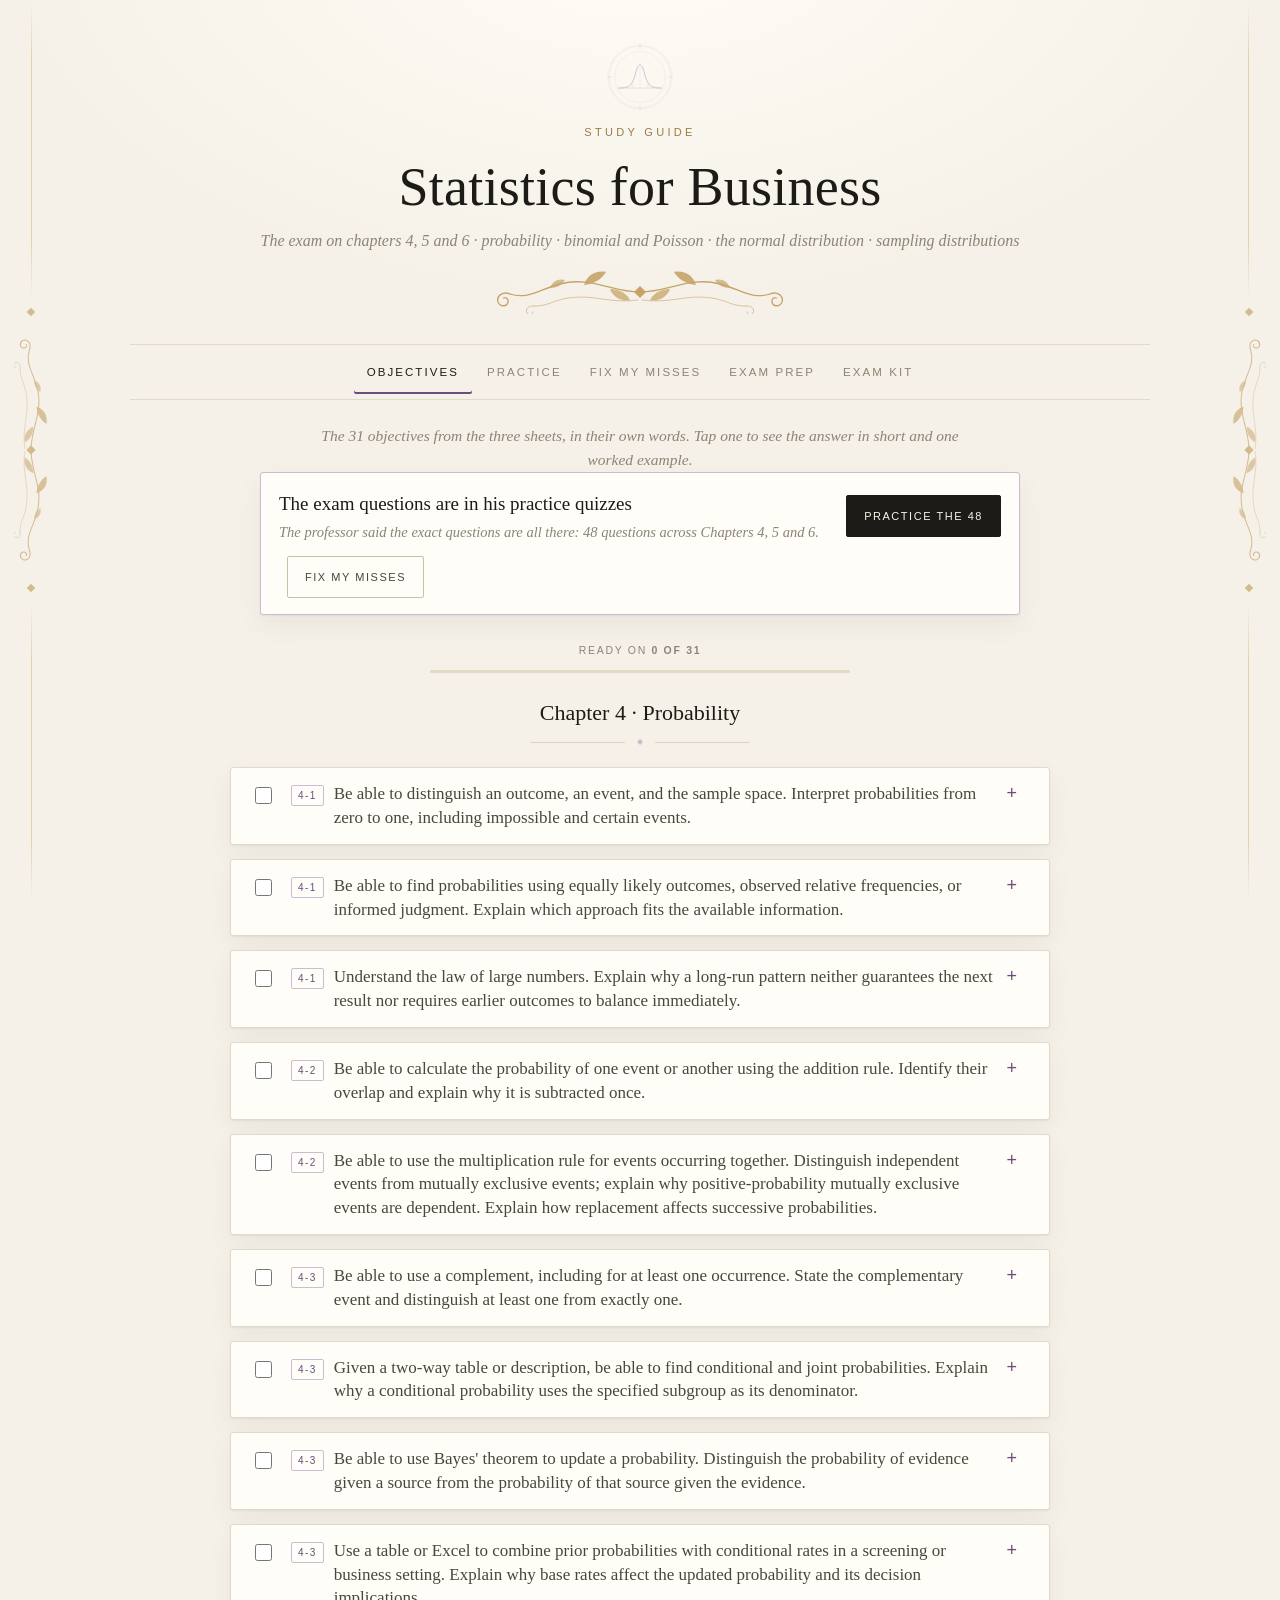
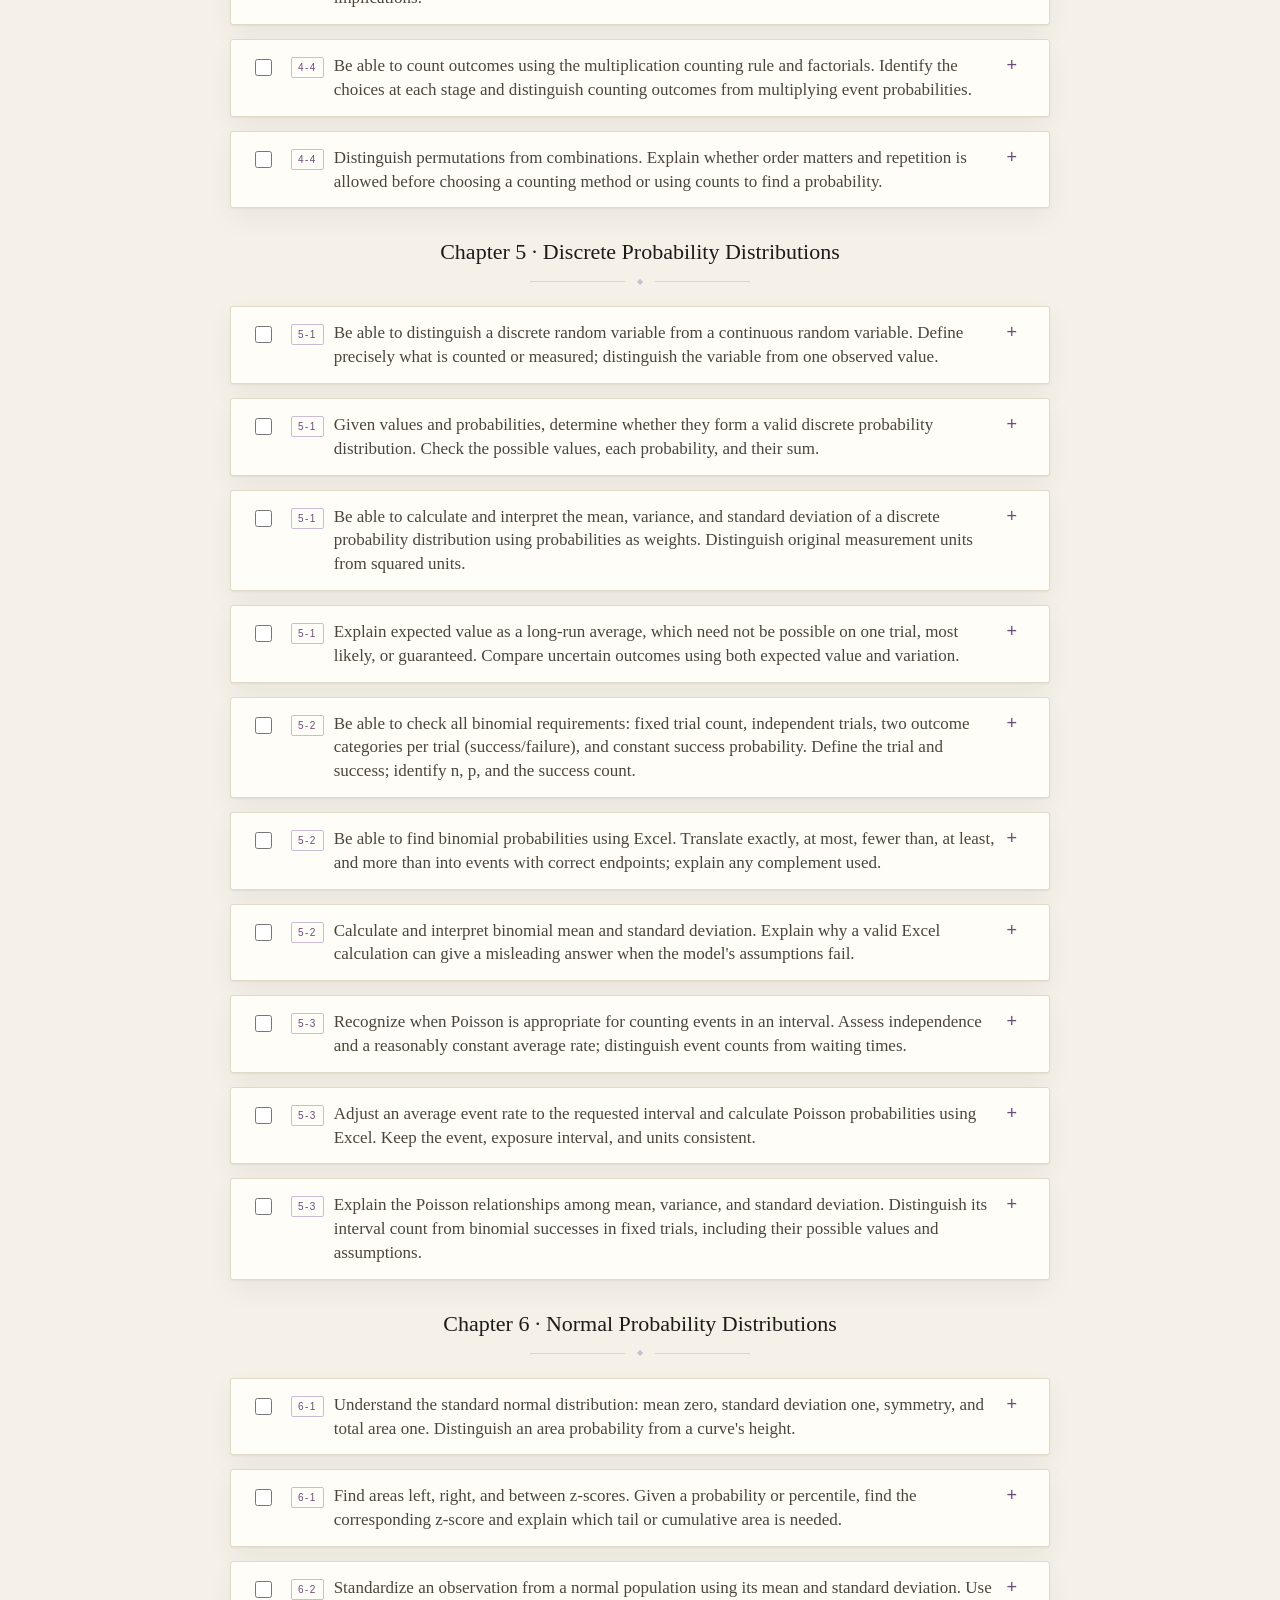
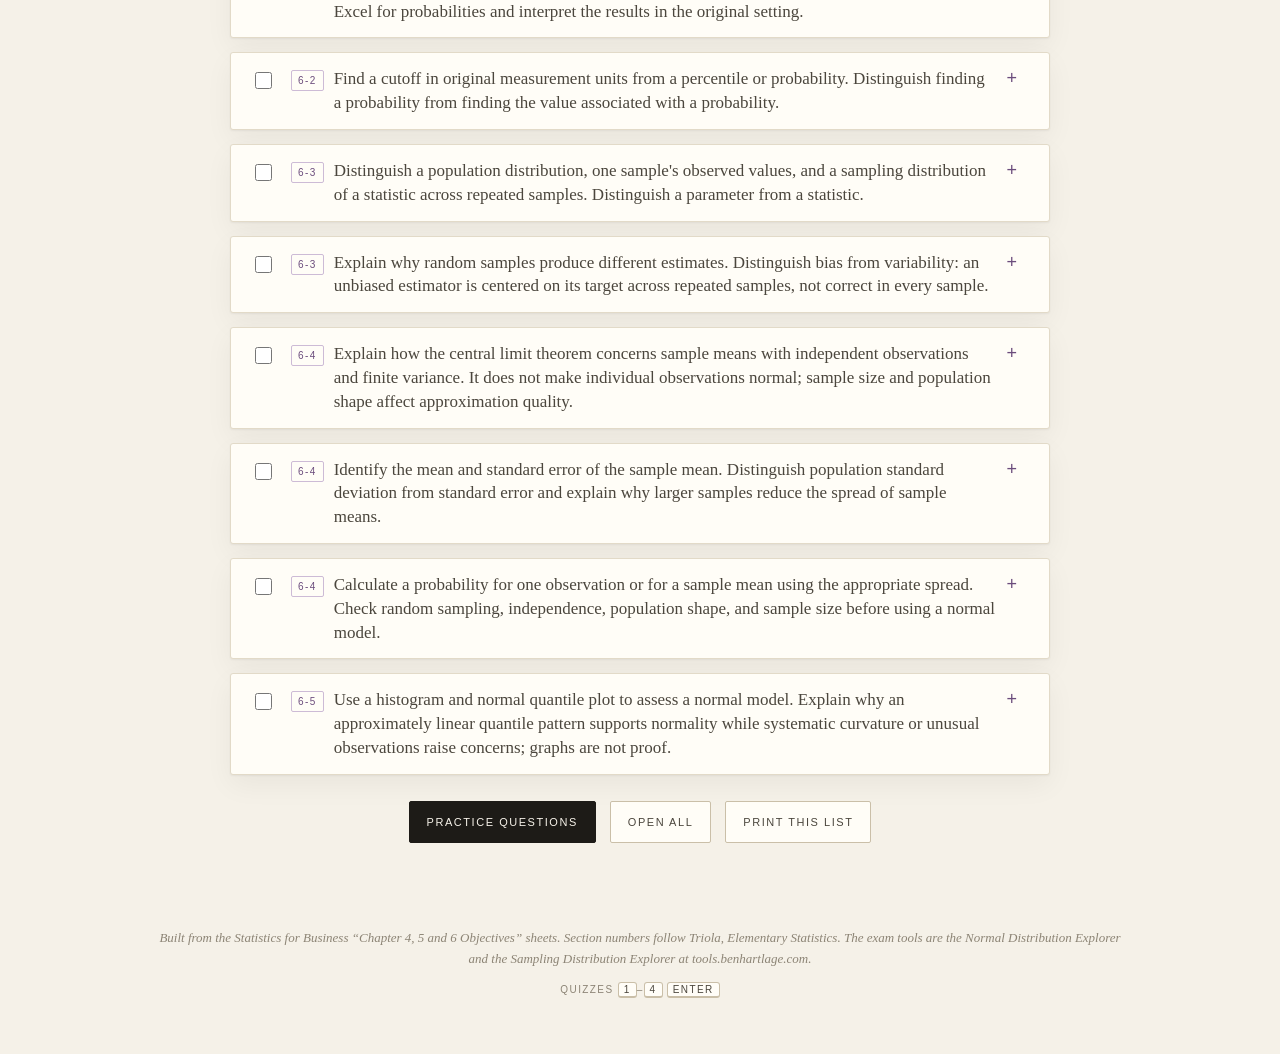
<file: index.html>
<!doctype html>
<html lang="en">
<head>
<meta charset="utf-8">
<meta name="viewport" content="width=device-width, initial-scale=1">
<title>Statistics for Business</title>
<meta name="description" content="Study guide for the Statistics for Business exam on chapters 4, 5 and 6: probability, binomial and Poisson distributions, the normal distribution, sampling distributions and the central limit theorem. Notes, Excel formulas, an exam flashcard, quizzes and a practice exam.">
<meta name="theme-color" content="#f3f3ea">
<link rel="manifest" href="manifest.webmanifest">
<link rel="icon" type="image/png" href="icon.png">
<link rel="apple-touch-icon" href="icon.png">
<meta name="apple-mobile-web-app-capable" content="yes">
<meta name="mobile-web-app-capable" content="yes">
<meta name="apple-mobile-web-app-title" content="Stats">
<meta name="apple-mobile-web-app-status-bar-style" content="default">
<meta property="og:type" content="website">
<meta property="og:site_name" content="Statistics for Business">
<meta property="og:url" content="https://daniel-projectt.github.io/stats/">
<meta property="og:title" content="Statistics for Business">
<meta property="og:description" content="Chapters 4, 5 and 6: every objective, the Excel formulas, a flashcard for the exam, quizzes and a practice exam.">
<meta property="og:image" content="https://daniel-projectt.github.io/stats/preview.png">
<meta property="og:image:width" content="1200">
<meta property="og:image:height" content="630">
<meta name="twitter:card" content="summary_large_image">
<style>
:root{
  --bg:#f5f1e8;
  --surface:#fffdf7;
  --surface-2:#faf6ec;
  --ink:#1d1b17;
  --ink-soft:#4b463d;
  --muted:#8c8475;
  --line:#e2dac8;
  --line-strong:#cabfa8;
  --gold:#9a7a44;
  --gold-soft:#c6a469;
  --ok:#3c6a51;
  --ok-bg:#e8f0ea;
  --bad:#9c3a2d;
  --bad-bg:#f8e7e4;
  --shadow:0 1px 2px rgba(29,27,23,.05), 0 10px 28px rgba(29,27,23,.05);
  --serif:"Palatino Linotype","Book Antiqua",Palatino,Cambria,"Times New Roman",serif;
  --greek:"Palatino Linotype",Cambria,"Times New Roman","Gentium Plus",serif;
  --sans:Optima,Candara,"Segoe UI",-apple-system,BlinkMacSystemFont,"Helvetica Neue",Arial,sans-serif;
}
*,*::before,*::after{box-sizing:border-box}
html{-webkit-text-size-adjust:100%}
body{
  margin:0;
  font-family:var(--serif);
  font-size:17px;line-height:1.6;
  color:var(--ink);
  background-color:var(--bg);
  background-image:radial-gradient(900px 520px at 50% -8%,#fffdf7 0%,rgba(255,253,247,0) 72%);
  background-attachment:fixed;
  -webkit-font-smoothing:antialiased;
}
.wrap{max-width:1060px;margin:0 auto;padding:0 20px;position:relative;z-index:1}
.gk{font-family:var(--greek)}

/* ---------- engraved side rails ---------- */
/* Slim by default (phones): a ruled margin with one diamond.
   Wider screens grow it into the flourish from the masthead, turned on its side. */
.rail{position:fixed;top:0;bottom:0;width:22px;display:none;flex-direction:column;align-items:center;justify-content:center;color:var(--gold-soft);pointer-events:none;z-index:0}
.rail.left{left:0}
.rail.right{right:0;transform:scaleX(-1)}
.rail .stem{flex:1 1 auto;width:1px;min-height:24px;background:linear-gradient(to bottom,transparent,currentColor 20%,currentColor 80%,transparent);opacity:.42}
.rail .bead{flex:0 0 auto;width:6px;height:6px;background:currentColor;transform:rotate(45deg);opacity:.7;margin:10px 0}
.rail .vine{display:none;flex:0 1 auto;width:34px;height:250px;min-height:120px;opacity:.7}
.rail .bead.bot{display:none}
@media (min-height:520px){ .rail{display:flex} }
@media (min-width:1180px) and (min-height:560px){
  .rail{width:62px}
  .rail .vine,.rail .bead.bot{display:block}
  .rail .vine{margin:0}
  .rail .vine{flex:0 1 auto}
}
@media (min-width:1380px){ .rail{width:84px} .rail .vine{width:46px;height:330px} }
@media (min-width:1600px){ .rail{width:104px} .rail .vine{width:56px;height:410px} }

/* ---------- masthead ---------- */
header{text-align:center;padding-block:44px 4px}
.eyebrow{font-family:var(--sans);font-size:11px;letter-spacing:.3em;text-transform:uppercase;color:var(--gold);margin:0 0 16px}
h1{font-weight:400;font-size:clamp(32px,6.2vw,54px);line-height:1.08;margin:0;letter-spacing:.005em}
.sub{margin:12px 0 0;color:var(--muted);font-style:italic;font-size:16px}
.orn{color:var(--gold-soft);display:block;margin:16px auto 0;width:min(320px,82%);height:auto}
.h2{font-weight:400;font-size:23px;text-align:center;margin:36px 0 6px;letter-spacing:.01em}
.h2 + .lead{margin-top:0}
.lead{text-align:center;font-style:italic;color:var(--muted);font-size:15px;max-width:640px;margin:0 auto 18px;line-height:1.55}
.divider{display:flex;align-items:center;gap:12px;justify-content:center;color:var(--gold-soft);margin:6px auto 18px;max-width:220px}
.divider::before,.divider::after{content:"";flex:1;height:1px;background:currentColor;opacity:.6}
.divider span{font-size:8px}

/* ---------- topics + modes ---------- */
.topics{display:flex;flex-wrap:wrap;justify-content:center;gap:2px;margin:26px 0 0;border-top:1px solid var(--line);border-bottom:1px solid var(--line);padding:5px 0}
.topic-btn{font-family:var(--sans);font-size:11.5px;letter-spacing:.18em;text-transform:uppercase;padding:13px 18px;background:none;border:0;color:var(--muted);cursor:pointer;border-radius:2px;transition:color .18s,box-shadow .18s;min-height:44px}
.topic-btn:hover{color:var(--ink)}
.topic-btn[aria-selected="true"]{color:var(--ink);box-shadow:inset 0 -2px 0 var(--gold)}
.intro{text-align:center;font-style:italic;color:var(--muted);margin:24px auto 0;max-width:640px;font-size:15.5px;line-height:1.55}
.modes{display:flex;justify-content:center;margin:18px 0 22px}
.hint{text-align:center;font-family:var(--sans);font-size:11px;letter-spacing:.08em;color:var(--muted);margin:-6px 0 18px;line-height:1.6}
.topic[hidden],.panel[hidden]{display:none}

/* ---------- generic controls ---------- */
.toolbar{display:flex;flex-wrap:wrap;gap:10px 14px;align-items:center;justify-content:center;margin:0 0 22px}
.toolbar.tight{margin:14px 0 0}
.btn{font-family:var(--sans);font-size:11px;letter-spacing:.14em;text-transform:uppercase;padding:11px 17px;min-height:42px;background:var(--surface);border:1px solid var(--line-strong);border-radius:2px;color:var(--ink-soft);cursor:pointer;transition:.18s}
.btn:hover{border-color:var(--gold);color:var(--gold)}
.btn.primary{background:var(--ink);border-color:var(--ink);color:#f7f3ea}
.btn.primary:hover{background:var(--gold);border-color:var(--gold);color:#fffdf7}
.btn:disabled{opacity:.4;cursor:not-allowed}
.seg{display:inline-flex;flex-wrap:wrap;border:1px solid var(--line-strong);border-radius:2px;overflow:hidden;background:var(--surface)}
.seg button{font-family:var(--sans);font-size:10.5px;letter-spacing:.12em;text-transform:uppercase;padding:10px 14px;min-height:40px;background:none;border:0;border-right:1px solid var(--line);color:var(--muted);cursor:pointer;transition:.18s}
.seg button:last-child{border-right:0}
.seg button[aria-pressed="true"]{background:var(--surface-2);color:var(--gold);box-shadow:inset 0 -2px 0 var(--gold)}
.seg button:hover{color:var(--ink)}
.label{font-family:var(--sans);font-size:10.5px;letter-spacing:.16em;text-transform:uppercase;color:var(--muted)}
button:focus-visible,.tile:focus-visible,.answer:focus-visible{outline:2px solid var(--gold);outline-offset:2px}
.spk{background:none;border:0;color:var(--line-strong);cursor:pointer;padding:6px;line-height:0;border-radius:50%;transition:.18s;vertical-align:middle}
.spk:hover{color:var(--gold);background:var(--surface-2)}

/* ---------- engraved bits ---------- */
.engraved{color:#fffdf5;-webkit-text-stroke:.6px rgba(150,118,64,.7);text-shadow:-1px -1px 0 #fff,2px 3px 5px rgba(96,78,48,.28)}
.card-corners{position:relative}
.card-corners .c{position:absolute;width:42px;height:42px;color:var(--gold-soft);opacity:.85;pointer-events:none}
.c.tl{top:6px;left:6px}.c.tr{top:6px;right:6px;transform:scaleX(-1)}.c.bl{bottom:6px;left:6px;transform:scaleY(-1)}.c.br{bottom:6px;right:6px;transform:scale(-1)}

/* ---------- review grid ---------- */
.grid{display:grid;grid-template-columns:repeat(auto-fill,minmax(184px,1fr));gap:14px}
.card{position:relative;background:var(--surface);border:1px solid var(--line);border-radius:3px;padding:20px 14px 16px;text-align:center;box-shadow:var(--shadow)}
.card.masked{cursor:pointer}
.card .num{position:absolute;top:9px;left:12px;font-family:var(--sans);font-size:10px;letter-spacing:.12em;color:var(--muted)}
.card .spk{position:absolute;top:5px;right:6px}
.glyphs{font-family:var(--greek);font-size:46px;line-height:1.15;letter-spacing:.04em}
.glyphs .lo,.lo{color:var(--gold)}
.name{font-family:var(--sans);font-size:11.5px;letter-spacing:.2em;text-transform:uppercase;margin-top:10px}
.tr{font-family:var(--sans);font-size:10.5px;letter-spacing:.1em;color:var(--muted);margin-top:3px}
.sound{font-style:italic;font-size:14.5px;color:var(--ink-soft);margin-top:7px;line-height:1.4}
.veil{filter:blur(9px);transition:filter .25s;user-select:none}
.veil.shown{filter:none}
.note{text-align:center;font-style:italic;color:var(--muted);font-size:14.5px;margin:22px auto 0;max-width:640px;line-height:1.55}

/* ---------- flashcards ---------- */
.flashWrap{max-width:470px;margin:0 auto}
.flash{perspective:1400px;height:350px;cursor:pointer}
.flashInner{position:relative;width:100%;height:100%;transition:transform .55s cubic-bezier(.4,.1,.2,1);transform-style:preserve-3d}
.flash.flipped .flashInner{transform:rotateY(180deg)}
.flash.noanim .flashInner{transition:none}   /* snap back to the front, so the next card's back never shows mid-turn */
.face{position:absolute;inset:0;backface-visibility:hidden;-webkit-backface-visibility:hidden;background:var(--surface);border:1px solid var(--line);border-radius:4px;box-shadow:var(--shadow);display:flex;flex-direction:column;align-items:center;justify-content:center;padding:28px 34px;overflow:auto;text-align:center}
.face.back{transform:rotateY(180deg);background:var(--surface-2)}
.face .big{font-family:var(--greek);font-size:clamp(66px,15vw,104px);line-height:1;letter-spacing:.03em}
.face .mid{font-family:var(--sans);font-size:clamp(22px,5.5vw,34px);letter-spacing:.14em;text-transform:uppercase}
.face .hint{font-family:var(--sans);font-size:10px;letter-spacing:.22em;text-transform:uppercase;color:var(--muted);margin:16px 0 0}
.face .bname{font-family:var(--sans);font-size:12.5px;letter-spacing:.22em;text-transform:uppercase;margin-top:12px}
.face .btr{font-family:var(--sans);font-size:10.5px;letter-spacing:.1em;color:var(--muted);margin-top:5px}
.face .bsound{font-style:italic;font-size:15px;margin-top:9px;color:var(--ink-soft);line-height:1.45}
.face .forms{font-family:var(--greek);font-size:21px;margin-top:10px;color:var(--gold);line-height:1.4}
.progress{height:2px;background:var(--line);margin:18px 0 10px;border-radius:2px;overflow:hidden}
.progress i{display:block;height:100%;background:var(--gold);transition:width .3s}
.counter{text-align:center;font-family:var(--sans);font-size:10.5px;letter-spacing:.18em;color:var(--muted);text-transform:uppercase;margin:0}

/* ---------- match ---------- */
.matchGrid{display:grid;grid-template-columns:1fr 1fr;gap:20px 26px;align-items:start}
.col h3{font-family:var(--sans);font-size:10.5px;letter-spacing:.2em;text-transform:uppercase;color:var(--muted);font-weight:400;margin:0 0 12px;text-align:center}
.tiles{display:grid;grid-template-columns:repeat(auto-fill,minmax(66px,1fr));gap:9px}
.tile{aspect-ratio:1;display:grid;place-items:center;font-family:var(--greek);font-size:31px;background:var(--surface);border:1px solid var(--line);border-radius:3px;cursor:pointer;color:var(--ink);transition:.16s;box-shadow:var(--shadow)}
.tile:hover{border-color:var(--gold-soft)}
.tiles.wide{grid-template-columns:repeat(auto-fill,minmax(126px,1fr))}
.tiles.wide .tile{aspect-ratio:auto;min-height:58px;padding:10px 8px;font-family:var(--sans);font-size:11.5px;letter-spacing:.14em;text-transform:uppercase;text-align:center;line-height:1.35}
.tiles.wide.sound .tile{font-family:var(--serif);font-size:14px;letter-spacing:0;text-transform:none;font-style:italic}
.tile.sel{border-color:var(--gold);box-shadow:0 0 0 2px rgba(154,122,68,.22)}
.tile.done{opacity:.3;pointer-events:none;border-style:dashed;color:var(--ok);border-color:var(--ok)}
.tile.bad{animation:shake .36s;border-color:var(--bad);color:var(--bad);background:var(--bad-bg)}
@keyframes shake{0%,100%{transform:translateX(0)}20%{transform:translateX(-5px)}40%{transform:translateX(5px)}60%{transform:translateX(-3px)}80%{transform:translateX(3px)}}
.scoreline{text-align:center;font-family:var(--sans);font-size:11px;letter-spacing:.16em;text-transform:uppercase;color:var(--muted);margin:0 0 18px}
.scoreline b{color:var(--ink);font-weight:400}
.banner{text-align:center;background:var(--ok-bg);border:1px solid #cbdcd0;color:var(--ok);border-radius:3px;padding:14px;margin:0 0 20px;font-style:italic}

/* ---------- quiz / practice ---------- */
.quizWrap{max-width:680px;margin:0 auto}
.dots{display:flex;flex-wrap:wrap;gap:6px;justify-content:center;margin-bottom:24px}
.dots i{width:7px;height:7px;border-radius:50%;background:var(--line-strong);transition:.2s}
.dots i.on{background:var(--gold);transform:scale(1.35)}
.dots i.ok{background:var(--ok)}
.dots i.no{background:var(--bad)}
.qcard{background:var(--surface);border:1px solid var(--line);border-radius:4px;box-shadow:var(--shadow);padding:34px 30px 30px}
.qnum{font-family:var(--sans);font-size:10px;letter-spacing:.24em;text-transform:uppercase;color:var(--gold);text-align:center}
.qtext{text-align:center;font-size:20px;margin:12px auto 0;line-height:1.45;max-width:520px}
.qglyph{font-family:var(--greek);text-align:center;font-size:82px;line-height:1.15;margin:12px 0 0;letter-spacing:.04em}
.qglyph.word{font-size:58px}
.qglyph.ink{color:var(--ink)}
.meaning{text-align:center;font-style:italic;color:var(--muted);margin:4px 0 16px}
.opts{display:grid;grid-template-columns:1fr 1fr;gap:11px;margin-top:24px}
.opt{position:relative;font-family:var(--serif);font-size:16.5px;background:var(--surface-2);border:1px solid var(--line);border-radius:3px;padding:16px 14px 14px;min-height:54px;cursor:pointer;color:var(--ink);transition:.16s;text-align:center;line-height:1.35}
.opt:hover:not(:disabled){border-color:var(--gold-soft);background:#fff}
.opt.glyph{font-family:var(--greek);font-size:36px;line-height:1.25;padding:14px 10px}
.opt .k{position:absolute;top:6px;left:9px;font-family:var(--sans);font-size:9.5px;letter-spacing:.1em;color:var(--muted);font-style:normal}
.opt.correct{background:var(--ok-bg);border-color:var(--ok);color:var(--ok)}
.opt.wrong{background:var(--bad-bg);border-color:var(--bad);color:var(--bad)}
.opt:disabled{cursor:default}
.feedback{text-align:center;margin-top:20px;font-style:italic;color:var(--ink-soft);min-height:26px;line-height:1.5}
.qfoot{display:flex;justify-content:center;margin-top:16px}
.answer{display:block;width:100%;font-family:var(--greek);font-size:24px;padding:12px 14px;border:1px solid var(--line-strong);border-radius:3px;background:#fff;text-align:center;color:var(--ink)}
.answer::placeholder{font-family:var(--serif);font-style:italic;font-size:16px;color:#b5ad9c}
.answer.ok{border-color:var(--ok);background:var(--ok-bg)}
.answer.bad{border-color:var(--bad);background:var(--bad-bg)}
.keys{display:flex;gap:8px;justify-content:center;margin-top:12px;flex-wrap:wrap}
.keys .ins{font-family:var(--greek);font-size:18px;text-transform:none;letter-spacing:0;padding:8px 16px}
.rh{margin-top:16px;text-align:left;background:var(--surface-2);border:1px solid var(--line);border-radius:3px;padding:12px 16px}
.rh ul{margin:6px 0 0;padding-left:18px;font-size:14.5px;color:var(--ink-soft)}
.rh li{margin:4px 0;line-height:1.45}
.result{text-align:center;background:var(--surface);border:1px solid var(--line);border-radius:4px;box-shadow:var(--shadow);padding:40px 26px 34px}
.result .big{font-size:60px;line-height:1;color:var(--gold)}
.result .rsub{font-family:var(--sans);font-size:11px;letter-spacing:.2em;text-transform:uppercase;color:var(--muted);margin-top:12px}
.result .verdict{font-style:italic;color:var(--ink-soft);margin-top:14px}
.misslist{margin:26px auto 0;max-width:470px;text-align:left;border-top:1px solid var(--line)}
.misslist > div{display:flex;gap:14px;align-items:baseline;padding:10px 2px;border-bottom:1px solid var(--line)}
.misslist .g{font-family:var(--greek);font-size:24px;min-width:74px;letter-spacing:.03em}
.misslist .t{font-size:14.5px;color:var(--ink-soft);font-style:italic;line-height:1.45}
.misslist .t b{font-family:var(--sans);font-size:11px;letter-spacing:.16em;text-transform:uppercase;font-weight:400;color:var(--ink);display:block;font-style:normal}

/* ---------- tables, rule cards, chips ---------- */
.tblwrap{overflow-x:auto;margin:0 -4px;padding:0 4px}
.tbl{width:100%;min-width:560px;border-collapse:collapse;background:var(--surface);border:1px solid var(--line);box-shadow:var(--shadow)}
.tbl th{font-family:var(--sans);font-size:10.5px;letter-spacing:.18em;text-transform:uppercase;color:var(--muted);font-weight:400;padding:12px 12px;border-bottom:1px solid var(--line);text-align:left;white-space:nowrap}
.tbl td{padding:12px;border-bottom:1px solid var(--line);vertical-align:top;font-size:15.5px;line-height:1.5}
.tbl tr:last-child td{border-bottom:0}
.tbl .gk{font-size:27px;line-height:1.2;white-space:nowrap}
.tbl .gk.sm{font-size:21px}
.tbl .gk.forms{white-space:normal;line-height:1.5}
.tbl .gk.forms i{font-style:normal;display:inline-block;min-width:1.9em}
.tbl .it{font-style:italic;color:var(--ink-soft)}
.tbl .mn{font-size:14.5px;color:var(--ink-soft);max-width:300px}
.tbl .kw{font-family:var(--sans);font-size:12px;letter-spacing:.06em;color:var(--gold)}
.tbl .cs{font-family:var(--sans);font-size:11.5px;letter-spacing:.18em;text-transform:uppercase;white-space:nowrap}
.rules{display:grid;grid-template-columns:repeat(auto-fit,minmax(270px,1fr));gap:14px}
.rule{background:var(--surface);border:1px solid var(--line);border-radius:3px;padding:18px 20px;box-shadow:var(--shadow)}
.rule h4{font-family:var(--sans);font-size:10.5px;letter-spacing:.2em;text-transform:uppercase;color:var(--gold);margin:0 0 8px;font-weight:400}
.rule p{margin:0;font-size:15px;line-height:1.5}
.rule .ex{font-style:italic;color:var(--muted);font-size:14.5px;margin-top:6px;line-height:1.55}
.rule .ex .gk{font-style:normal;color:var(--ink);font-size:17px}
.chips{display:flex;flex-wrap:wrap;gap:8px;justify-content:center}
.chip{background:var(--surface);border:1px solid var(--line);border-radius:3px;padding:8px 13px;font-size:14.5px;color:var(--ink-soft);box-shadow:var(--shadow)}
.chip .gk{font-size:21px;color:var(--ink);margin-right:8px}
.chip .tl{font-family:var(--sans);letter-spacing:.06em;color:var(--gold);margin-right:6px}
.chip .gk .lo{color:var(--gold)}

/* ---------- vocabulary ---------- */
.tbl .rk{font-family:var(--sans);font-size:10.5px;letter-spacing:.12em;color:var(--muted);width:1%;padding-top:17px}
.tbl.vocab .kw,.tbl.vocab .it,.tbl.vocab .mn{padding-top:16px}
#vListSeg button{min-width:42px}
.tbl tr.masked{cursor:pointer}
.face .big.vword{font-size:clamp(42px,10.5vw,66px);line-height:1.15}
.face .mid.vmean{font-size:clamp(19px,4.6vw,27px);line-height:1.35}
.face .bname.vgloss{font-size:14px;line-height:1.5}
.tiles.words,.tiles.glosses,.tiles.translits{grid-template-columns:repeat(auto-fill,minmax(128px,1fr))}
.tiles.words .tile,.tiles.glosses .tile,.tiles.translits .tile{aspect-ratio:auto;min-height:60px;padding:10px 8px;text-align:center;line-height:1.3}
.tiles.words .tile{font-family:var(--greek);font-size:23px}
.tiles.glosses .tile{font-family:var(--serif);font-size:14.5px;font-style:italic}
.tiles.translits .tile{font-family:var(--sans);font-size:14px;letter-spacing:.06em}

footer{text-align:center;padding:46px 20px 56px;color:var(--muted);font-size:13px;font-style:italic}
footer .keys{font-family:var(--sans);font-size:10px;letter-spacing:.14em;text-transform:uppercase;font-style:normal;margin-top:12px;color:var(--muted);display:block}
kbd{font-family:var(--sans);font-size:10px;border:1px solid var(--line-strong);border-bottom-width:2px;border-radius:3px;padding:1px 5px;background:var(--surface);color:var(--ink-soft)}

/* below this width the page fills the screen, so make room for the rails */
@media (max-width:1100px){ .wrap{padding:0 34px} }
@media (max-width:640px){
  body{font-size:16px}
  .matchGrid{grid-template-columns:1fr;gap:26px}
  .opts{grid-template-columns:1fr}
  .grid{grid-template-columns:repeat(auto-fill,minmax(146px,1fr))}
  .flash{height:330px}
  .qcard{padding:30px 18px 24px}
  .card-corners .c{width:32px;height:32px}
  .topic-btn{padding:12px 12px;font-size:11px}
}
@media print{
  body{background:#fff;background-image:none}
  .topics,.modes,.toolbar,.spk,footer,.orn,.hint,.intro,.rail{display:none!important}
  .wrap{padding:0}
  .card{break-inside:avoid;box-shadow:none}
  .grid{grid-template-columns:repeat(4,1fr);gap:8px}
  .veil{filter:none!important}
  header{padding-block:0 10px}
}
/* ============================================================ Statistics for Business
   The Greek study sheet's parchment base, with a hint of plum: the accent is
   a soft aubergine, the gold stays in the ornaments. Nothing else about the base changes. */
:root{
  --gold:#6b4c7c;        /* sage — accent text, rules, the tags       */
  --gold-soft:#cdbbd6;   /* pale sage — borders and hairlines         */
  --rose-wash:#f3edf6;   /* green wash — behind "the point"          */
  --rose-deep:#4c3359;   /* for the few places that need more weight  */
}

/* ================= additions for the marketing study guide (on top of the Greek base) ================= */
.emblem{display:block;width:66px;height:66px;margin:0 auto 14px;color:var(--gold-soft)}
.topic-btn{padding:13px 13px}
.ask{text-align:center;font-style:italic;color:var(--muted);font-size:14.5px;margin:14px auto 0;max-width:620px;line-height:1.5}
.knowline{text-align:center;margin:0 0 12px}
.know{display:inline-block;font-family:var(--sans);font-size:9.5px;letter-spacing:.2em;text-transform:uppercase;color:var(--gold);border:1px solid var(--gold-soft);border-radius:2px;padding:3px 9px;background:var(--surface)}
.src{display:block;font-family:var(--sans);font-size:10.5px;letter-spacing:.1em;color:var(--muted);margin-top:4px}

/* tables */
.tbl td.head{font-family:var(--sans);font-size:11.5px;letter-spacing:.16em;text-transform:uppercase;color:var(--gold);white-space:nowrap;vertical-align:top}
.tbl td ul{margin:0;padding-left:16px}
.tbl td li{margin:3px 0}
.tbl .sm{font-size:14px}
.tbl.n0{min-width:0}
.tbl td.num{font-variant-numeric:tabular-nums;white-space:nowrap;text-align:right}

/* 2 x 2 grids (buying behavior, value propositions) */
.matrix{display:grid;grid-template-columns:26px 1fr 1fr;gap:10px;margin:16px 0 4px;align-items:stretch}
.mx-h{font-family:var(--sans);font-size:10.5px;letter-spacing:.18em;text-transform:uppercase;color:var(--gold);text-align:center;padding-bottom:2px;align-self:end}
.mx-v{font-family:var(--sans);font-size:10.5px;letter-spacing:.18em;text-transform:uppercase;color:var(--gold);writing-mode:vertical-rl;transform:rotate(180deg);text-align:center;align-self:center;justify-self:center}
.mx-c{background:var(--surface);border:1px solid var(--line);border-radius:3px;padding:14px 16px;font-size:14.5px;line-height:1.5;box-shadow:var(--shadow)}
.mx-c h4{font-family:var(--serif);font-weight:400;font-size:19px;margin:0 0 6px}
.mx-c i{display:block;color:var(--muted);margin-top:6px}
.mx-c .lab{display:none}
@media (max-width:640px){ .matrix{grid-template-columns:1fr} .mx-h,.mx-v,.mx-corner{display:none} .mx-c .lab{display:block;font-family:var(--sans);font-size:9.5px;letter-spacing:.16em;text-transform:uppercase;color:var(--gold);margin:0 0 6px} }
.vp{display:grid;grid-template-columns:26px repeat(3,1fr);gap:8px;margin:14px 0 6px}
.vp .mx-h{align-self:end}
.vp .cell{border:1px solid var(--line);border-radius:3px;padding:12px 10px;text-align:center;font-family:var(--serif);font-size:15px;line-height:1.35;background:var(--surface)}
.vp .cell.win{background:var(--ok-bg);border-color:#cbdcd0;color:var(--ok)}
.vp .cell.lose{background:var(--bad-bg);border-color:#e8c9c4;color:var(--bad)}
.vp .cell.meh{background:var(--surface-2);color:var(--muted)}
.vp .cell small{display:block;font-family:var(--sans);font-size:9.5px;letter-spacing:.14em;text-transform:uppercase;margin-top:4px;opacity:.8}
@media (max-width:640px){ .vp{grid-template-columns:repeat(3,1fr)} .vp .mx-v,.vp .mx-corner{display:none} }

/* steps / flows */
.flow{display:flex;flex-wrap:wrap;gap:8px;align-items:stretch;margin:12px 0}
.flow .step{flex:1 1 220px;background:var(--surface);border:1px solid var(--line);border-radius:3px;padding:10px 12px;font-size:14px;line-height:1.4;box-shadow:var(--shadow);position:relative}
.flow .step > b:first-child{display:block;font-family:var(--sans);font-weight:400;font-size:9.5px;letter-spacing:.18em;text-transform:uppercase;color:var(--gold);margin-bottom:4px}
@media (max-width:640px){ .flow .step{flex-basis:100%} }
.levels{display:grid;gap:8px;margin:12px 0}
.levels .lv{display:grid;grid-template-columns:150px 1fr;gap:14px;background:var(--surface);border:1px solid var(--line);border-radius:3px;padding:12px 14px;box-shadow:var(--shadow);font-size:14.5px;line-height:1.5}
.levels .lv > b:first-child{font-family:var(--serif);font-weight:400;font-size:17px}
@media (max-width:640px){ .levels .lv{grid-template-columns:1fr;gap:4px} }

/* notes */
.secnav{display:flex;flex-wrap:wrap;gap:6px;justify-content:center;margin:0 0 22px}
.secnav a{font-family:var(--sans);font-size:10.5px;letter-spacing:.14em;text-transform:uppercase;color:var(--muted);text-decoration:none;padding:7px 11px;border:1px solid var(--line);border-radius:2px;background:var(--surface)}
.secnav a:hover{color:var(--gold);border-color:var(--gold-soft)}
.secnav a[hidden]{display:none}
.secnav a.on{color:var(--gold);border-color:var(--gold);box-shadow:inset 0 -2px 0 var(--gold)}
.lessonbar{display:flex;flex-wrap:wrap;align-items:center;justify-content:center;gap:10px;margin:0 0 12px;scroll-margin-top:10px}
.note-sec[hidden]{display:none}
.secstep{display:flex;align-items:center;justify-content:space-between;gap:10px;margin-top:30px;padding-top:18px;border-top:1px solid var(--line)}
.secstep .count{font-family:var(--sans);font-size:10.5px;letter-spacing:.16em;text-transform:uppercase;color:var(--muted)}
.secstep .btn[disabled]{opacity:.35;cursor:default}
.note-sec{max-width:760px;margin:0 auto 34px}
.note-sec h2{font-family:var(--serif);font-weight:400;font-size:24px;text-align:center;margin:0 0 4px}
.note-sec h3{font-family:var(--sans);font-weight:400;font-size:11px;letter-spacing:.2em;text-transform:uppercase;color:var(--gold);margin:22px 0 8px}
.note-sec p{margin:0 0 8px;font-size:15.5px;line-height:1.6}
.note-sec ul,.note-sec ol{margin:4px 0 10px;padding-left:20px;font-size:15px;line-height:1.55;color:var(--ink)}
.note-sec li{margin:4px 0}
.note-sec .chips{margin:8px 0 12px}
.quote{margin:12px 0;padding:12px 16px;border-left:2px solid var(--gold-soft);background:var(--surface);font-size:14.5px;line-height:1.55;color:var(--ink-soft);font-style:italic}
.quote small{display:block;font-family:var(--sans);font-size:10.5px;letter-spacing:.08em;color:var(--muted);font-style:normal;margin-top:5px}
.boxrow{display:grid;grid-template-columns:1fr 1fr;gap:14px;margin:12px 0}
.boxrow.four{grid-template-columns:repeat(4,1fr)}
.box{background:var(--surface);border:1px solid var(--line);border-radius:3px;padding:14px 16px;box-shadow:var(--shadow)}
.box h4{font-family:var(--sans);font-weight:400;font-size:10.5px;letter-spacing:.2em;text-transform:uppercase;color:var(--gold);margin:0 0 8px}
.box ul{margin:0;padding-left:18px;font-size:14.5px}
.box p{margin:0 0 8px;font-size:14.5px;line-height:1.5}
.point{border-left:3px solid var(--gold-soft);background:var(--rose-wash);padding:13px 18px 13px 20px;margin:0 0 20px;border-radius:0 3px 3px 0}
.point > b{font-family:var(--sans);font-weight:400;font-size:10px;letter-spacing:.18em;text-transform:uppercase;color:var(--gold);display:block;margin-bottom:6px}
.point p{margin:0;font-size:15.5px;line-height:1.65}
.point p.able{margin-top:8px;font-size:14.5px;color:var(--ink-soft)}
.point p.able b{font-family:var(--sans);font-weight:400;font-size:10px;letter-spacing:.16em;text-transform:uppercase;color:var(--gold);margin-right:6px}
.exam-tip{background:var(--surface-2);border:1px solid var(--line);border-radius:3px;padding:12px 16px;margin:14px 0;font-size:14.5px;line-height:1.55}
.exam-tip b{font-family:var(--sans);font-weight:400;font-size:10px;letter-spacing:.18em;text-transform:uppercase;color:var(--gold);display:block;margin-bottom:4px}
.case{background:var(--surface);border:1px solid var(--line);border-radius:3px;padding:14px 16px;margin:12px 0;box-shadow:var(--shadow);font-size:14.5px;line-height:1.55}
.case b.t{font-family:var(--serif);font-weight:400;font-size:17px;display:block;margin-bottom:4px}
@media (max-width:900px){ .boxrow.four{grid-template-columns:1fr 1fr} }
@media (max-width:640px){ .boxrow,.boxrow.four{grid-template-columns:1fr} }

/* quiz extras */
.opt.tf{font-family:var(--sans);font-size:12px;letter-spacing:.16em;text-transform:uppercase}
.opts.two{grid-template-columns:1fr 1fr}
.qtag{display:inline-block;font-family:var(--sans);font-size:9.5px;letter-spacing:.16em;text-transform:uppercase;color:var(--gold);border:1px solid var(--gold-soft);border-radius:2px;padding:2px 7px;margin:0 2px 8px}
.qtag.sec{font-family:var(--serif);font-size:13px;letter-spacing:0;text-transform:none;color:var(--ink-soft);border-color:var(--line-strong);font-style:italic}
.secch{display:block;font-family:var(--sans);font-size:9.5px;letter-spacing:.16em;text-transform:uppercase;color:var(--gold)}
.qtag.tier{font-family:var(--sans);font-size:9.5px;letter-spacing:.14em;text-transform:uppercase;font-style:normal}
.qtag.tier.t2{color:var(--ink);border-color:var(--gold);background:var(--surface-2)}
.qtag.tier.t1{color:var(--muted);border-color:var(--line-strong)}
.qtag.tier.t0{color:var(--ink);border-style:dashed;border-color:var(--gold)}
.tsub{display:block;font-family:var(--serif);font-style:italic;font-size:13.5px;color:var(--muted);margin-top:2px;line-height:1.45}
.setnote{max-width:560px;margin:18px auto 0;font-size:14px;line-height:1.55;color:var(--muted);font-style:italic;text-align:center}
.fifty{margin:22px auto 0;max-width:560px;text-align:center}
.fifty .btn{font-size:12px;padding:12px 26px}
.fifty p{max-width:520px;margin:12px auto 0;font-size:14px;line-height:1.55;color:var(--muted);font-style:italic}
.orline{margin:26px auto 4px;font-family:var(--sans);font-size:10px;letter-spacing:.2em;text-transform:uppercase;color:var(--muted);text-align:center}
.setup{max-width:600px;margin:0 auto;text-align:center}
.setup .row{margin:12px 0}
.misslist .g{font-family:var(--serif);font-size:15px;min-width:0;flex:1;letter-spacing:0}
.misslist > div{flex-direction:column;gap:4px}
.misslist .t{font-style:normal}
.misslist .t b{display:inline;font-family:inherit;font-size:inherit;letter-spacing:0;text-transform:none;font-weight:600;color:var(--ink)}

/* text tiles for Match */
.tiles.text{grid-template-columns:1fr;gap:8px}
.tiles.text .tile{aspect-ratio:auto;display:block;min-height:48px;padding:11px 14px;font-family:var(--serif);font-size:15px;line-height:1.4;text-align:left}
.tiles.text.names .tile{font-size:16.5px}
.flash{height:420px}
.face .bsound{font-size:15px;line-height:1.55}
@media (max-width:640px){ .flash{height:440px} }

/* subsections inside a study-guide section */
.note-sec h3.sub{font-family:var(--serif);font-weight:400;font-style:italic;font-size:20px;letter-spacing:0;text-transform:none;color:var(--ink);margin:30px 0 10px;padding-top:16px;border-top:1px solid var(--line)}
.note-sec .divider + h3.sub{margin-top:0;padding-top:0;border-top:0}

/* guide: the handout */
.handout{max-width:760px;margin:0 auto 18px;background:var(--surface);border:1px solid var(--line);border-radius:4px;box-shadow:var(--shadow);padding:34px 40px 26px;text-align:center}
.handout .hcourse{font-family:var(--sans);font-size:10.5px;letter-spacing:.24em;text-transform:uppercase;color:var(--gold)}
.handout h2{font-family:var(--serif);font-weight:400;font-size:27px;margin:10px 0 2px}
.handout .hscope{font-style:italic;color:var(--muted);margin:0 0 16px;font-size:15px}
.handout .hrules{text-align:left;margin:0 auto;padding-left:20px;max-width:600px;font-size:15px;line-height:1.55}
.handout .hrules li{margin:5px 0}
.gsub{display:flex;flex-wrap:wrap;gap:6px;margin-top:10px}
.gsub .btn{padding:6px 10px;min-height:30px;font-size:9.5px;letter-spacing:.12em}
@media (max-width:640px){ .handout{padding:24px 20px 20px} }
.gprog{max-width:820px;margin:0 auto 22px;text-align:center}
.gprog .count{font-family:var(--sans);font-size:10.5px;letter-spacing:.16em;text-transform:uppercase;color:var(--muted)}
.gprog .bar{height:3px;background:var(--line);margin:8px auto 0;max-width:420px;overflow:hidden;border-radius:2px}
.gprog .bar i{display:block;height:100%;background:var(--gold);transition:width .3s}
.gsec{max-width:820px;margin:0 auto 26px}
.gsec h2{font-family:var(--serif);font-weight:400;font-size:22px;text-align:center;margin:0 0 4px}
.gsec .obj{margin:0 0 14px;padding-left:20px;font-size:14.5px;line-height:1.5;color:var(--ink-soft)}
.gsec .obj li{margin:3px 0}
.gitem{display:grid;grid-template-columns:auto 1fr auto;gap:12px 16px;align-items:start;background:var(--surface);border:1px solid var(--line);border-radius:3px;padding:14px 16px;margin:0 0 8px;box-shadow:var(--shadow)}
.gitem input{margin-top:5px;width:17px;height:17px;accent-color:var(--gold);cursor:pointer}
.gitem .gt{font-family:var(--serif);font-size:18px;line-height:1.3}
.gitem .gt .nb{font-family:var(--sans);font-size:9.5px;letter-spacing:.16em;text-transform:uppercase;color:var(--gold);border:1px solid var(--gold-soft);border-radius:2px;padding:1px 6px;margin-left:8px;vertical-align:middle}
.gitem .gs{font-size:14.5px;color:var(--ink-soft);margin-top:6px;line-height:1.5}
.gitem.ok{background:var(--surface-2)}
.gitem.ok .gt{color:var(--muted)}
.gitem .btn{white-space:nowrap}
.flashhit{outline:2px solid var(--gold);outline-offset:3px;transition:outline-color 1.2s}
@media (max-width:640px){ .gtop{grid-template-columns:1fr} .gitem{grid-template-columns:auto 1fr} .gitem .btn{grid-column:2;justify-self:start} }

@media print{
  .note-sec[hidden]{display:block!important}
  .secnav,.lessonbar,.secstep,.gitem .btn,.gitem input,.gprog .bar,.emblem{display:none!important}
  .gitem{grid-template-columns:1fr;box-shadow:none;break-inside:avoid;padding:8px 10px}
  .gitem.ok{background:none}
}

/* ---- green highlighting, the point of this page's colour ---- */
mark,.hl{background:var(--rose-wash);color:inherit;padding:.08em .28em;border-radius:2px;box-shadow:0 0 0 1px rgba(107,76,124,.16)}
.exam-tip{background:var(--rose-wash);border-color:var(--gold-soft)}
.case{border-color:var(--gold-soft)}
.quote{background:var(--rose-wash)}
.gitem.ok{background:var(--rose-wash)}

/* the gold stays on the ornaments, so the green reads as a hint, not a theme */
.orn,.rail{color:#c6a469}
header .eyebrow{color:#9a7a44}

/* when an option bar wraps on a phone, every row fills the width */
.seg{justify-content:center}
.seg button{flex:1 1 auto;border-bottom:1px solid var(--line);margin-bottom:-1px}

/* ---- math in plain HTML ---- */
.fr{display:inline-flex;flex-direction:column;vertical-align:middle;text-align:center;margin:0 .15em;line-height:1.15;font-size:.92em}
.fr > span:first-child{border-bottom:1px solid currentColor;padding:0 .2em}
.fr > span:last-child{padding:0 .2em}
.ov{border-top:1px solid currentColor;padding-top:1px}
details.work{background:var(--surface);border:1px solid var(--line);border-left:3px solid var(--gold);border-radius:3px;padding:10px 14px;margin:12px 0}
details.work summary{cursor:pointer;font-family:var(--sans);font-size:11px;letter-spacing:.08em;color:var(--gold)}
details.work p{margin:10px 0 2px;line-height:1.7}
figure.graph{margin:14px auto;max-width:560px;text-align:center}
figure.graph img{width:100%;height:auto;border:1px solid var(--line);border-radius:3px;background:#fff}
figure.graph figcaption{font-size:13px;font-style:italic;color:var(--muted);margin-top:6px}
details.keyterms{background:var(--surface);border:1px solid var(--line);border-radius:4px;padding:14px 18px;margin:18px 0;box-shadow:var(--shadow)}
details.keyterms summary{cursor:pointer;font-family:var(--sans);font-size:11px;letter-spacing:.12em;text-transform:uppercase;color:var(--gold)}
details.keyterms ol{list-style:none;padding:0;margin:14px 0 0}
details.keyterms li{display:grid;grid-template-columns:34px 1fr auto;gap:4px 12px;align-items:start;padding:10px 0;border-top:1px solid var(--line)}
details.keyterms .kn{font-family:var(--sans);font-size:11px;color:var(--gold);padding-top:3px}
details.keyterms p{margin:0;font-size:15px;line-height:1.5}
details.keyterms .ka{grid-column:2 / 4;color:var(--rose-deep);font-weight:600}
details.keyterms .reveal{min-height:34px;padding:6px 10px}
@media (max-width:640px){ details.keyterms li{grid-template-columns:26px 1fr} details.keyterms .reveal{grid-column:2} }

/* ---- Excel formulas ---- */
code.xl{font-family:Consolas,"SF Mono",Menlo,monospace;font-size:.86em;background:var(--surface);border:1px solid var(--line);border-radius:2px;padding:1px 5px;white-space:nowrap;color:var(--rose-deep)}
.tbl td code.xl{white-space:normal;display:inline-block;line-height:1.5}
.tbl td .ans{display:block;font-weight:600;margin-top:3px}
.fcv br{display:block;content:"";margin-top:3px}
/* ---- exam kit ---- */
.fcwrap{display:grid;grid-template-columns:1fr 1fr;gap:16px;max-width:980px;margin:0 auto}
.fcard{background:var(--surface);border:1px solid var(--line-strong);border-radius:4px;box-shadow:var(--shadow);padding:20px 20px 16px}
.fcside{font-family:var(--sans);font-size:10px;letter-spacing:.18em;text-transform:uppercase;color:var(--gold);text-align:center;margin-bottom:10px}
.fct{width:100%;border-collapse:collapse;font-size:13.5px;line-height:1.4}
.fct td{padding:5px 4px;border-top:1px solid var(--line);vertical-align:top}
.fct tr:first-child td{border-top:0}
.fck{font-family:var(--sans);font-size:9.5px;letter-spacing:.12em;text-transform:uppercase;color:var(--gold);white-space:nowrap;padding-right:8px!important;width:1%}
.toolwhat{text-align:center;color:var(--ink-soft)}
.toollink{display:inline-block;margin-left:6px;font-family:var(--sans);font-size:10.5px;letter-spacing:.12em;text-transform:uppercase;color:var(--gold)}
details.work ol{margin:8px 0 2px;padding-left:20px;font-size:15px;line-height:1.55}
details.work summary{font-size:12px}
.tbl.which td.head{white-space:normal}
@media (max-width:760px){ .fcwrap{grid-template-columns:1fr} .fck{white-space:normal;width:26%} }
@media print{
  body.printkit header,body.printkit .topics,body.printkit .modes,body.printkit .intro,body.printkit footer,body.printkit .rail,body.printkit #kitPrint,body.printkit #topic-kit .note-sec{display:none!important}
  body.printkit .topic:not(#topic-kit){display:none!important}
  body.printkit .fcwrap{grid-template-columns:1fr 1fr;gap:8px;max-width:none}
  body.printkit .fcard{box-shadow:none;padding:8px;break-inside:avoid}
  body.printkit .fct{font-size:9.5px} body.printkit .fck{font-size:7px}
  body.printkit .card-corners .c{display:none}
}

/* ---- objectives: tap one to see the answer and an example ---- */
.gitem.obj{align-items:flex-start}
.gitem.obj .gbody{flex:1 1 auto;min-width:0}
.gopen{display:flex;align-items:baseline;gap:10px;width:100%;text-align:left;font:inherit;color:inherit;background:none;border:0;padding:0;cursor:pointer}
.gopen .nb{flex:0 0 auto;font-family:var(--sans);font-size:10px;letter-spacing:.14em;color:var(--gold);border:1px solid var(--gold-soft);border-radius:2px;padding:2px 6px}
.gopen .gt{flex:1 1 auto;font-family:var(--serif);font-size:17px;line-height:1.4}
.gopen::after{content:"+";flex:0 0 auto;font-family:var(--sans);font-size:18px;color:var(--gold);line-height:1}
.gopen[aria-expanded="true"]::after{content:"\2212"}
.gans{margin-top:12px;padding-top:12px;border-top:1px solid var(--line)}
.gans[hidden]{display:none}
.gans b{font-weight:600}
.gans .gs > b:first-child,.gex > b:first-child{display:block;font-family:var(--sans);font-weight:400;font-size:10px;letter-spacing:.18em;text-transform:uppercase;color:var(--gold);margin-bottom:4px}
.gans .gs{font-size:16px;line-height:1.55;color:var(--ink);margin:0 0 14px}
.gex{background:var(--surface-2);border:1px solid var(--line);border-radius:3px;padding:12px 14px}
.gex p{margin:0 0 8px;font-size:15.5px;line-height:1.55}
.gex p:last-child{margin-bottom:0}
.gex code{font-family:Consolas,"Courier New",monospace;font-size:.9em;overflow-wrap:anywhere}
@media print{ .gans[hidden]{display:block!important} .gopen::after{content:""} }

/* ---- exam prep ---- */
.qcard.prep{text-align:left}
.qcard.prep .qnum,.qcard.prep .qtags{text-align:center;justify-content:center}
.qcard.prep .qtext{text-align:left;font-size:18px}
.prepscore{text-align:center;font-family:var(--sans);font-size:11px;letter-spacing:.14em;text-transform:uppercase;color:var(--muted);margin:6px 0 0}
.preparts{margin:14px 0 0;padding-left:1.4em}
.preparts li{margin:0 0 16px;padding-left:4px}
.preparts li::marker{color:var(--gold);font-family:var(--sans);font-size:13px}
.preparts .pq{margin:0;font-size:17px;line-height:1.5}
.preparts li:not(.cur) .pq{color:var(--ink-soft)}
.preparts .pa,.preparts .ptrap,.phint{margin:8px 0 0;padding:10px 12px;border:1px solid var(--line);border-radius:3px;background:var(--surface-2);font-size:15.5px;line-height:1.55}
.preparts .pa > b:first-child,.preparts .ptrap > b:first-child,.phint > b:first-child{display:block;font-family:var(--sans);font-weight:400;font-size:10px;letter-spacing:.18em;text-transform:uppercase;color:var(--gold);margin-bottom:3px}
.preparts .ptrap{border-color:var(--gold-soft)}
.preparts code{font-family:Consolas,"Courier New",monospace;font-size:.9em;overflow-wrap:anywhere}
.phint[hidden]{display:none}
.prepfoot{display:flex;flex-wrap:wrap;align-items:center;justify-content:center;gap:10px;margin-top:18px}

/* ---- the two essays ---- */
.tbl.rub td{vertical-align:top}
.tbl.rub td:first-child{width:44%}
.tbl.rub b{display:block;font-weight:600}
.tbl.rub .rpts{display:block;font-family:var(--sans);font-size:10px;letter-spacing:.16em;text-transform:uppercase;color:var(--gold);margin:2px 0 5px}
.tbl.rub i{display:block;color:var(--muted);font-size:13.5px;line-height:1.45}
.esteps{margin:0 0 6px;padding-left:1.3em}
.esteps li{margin:0 0 7px;line-height:1.55}
.eprompt{background:var(--surface);border:1px solid var(--line);border-radius:3px;padding:14px 16px;font-size:16.5px;line-height:1.55;box-shadow:var(--shadow)}
.eanswer{margin-top:14px;background:var(--surface-2);border:1px solid var(--line);border-radius:3px;padding:14px 16px}
.eanswer[hidden]{display:none}
.eanswer p{margin:0 0 10px;font-size:15.5px;line-height:1.6}
.eanswer p:last-child{margin-bottom:0}
.eanswer code{font-family:Consolas,"Courier New",monospace;font-size:.9em;overflow-wrap:anywhere}
@media print{ .eanswer[hidden]{display:block!important} }

/* ---- the professor's own questions come first ---- */
.realcall{display:flex;flex-wrap:wrap;align-items:center;justify-content:space-between;gap:12px 18px;background:var(--surface);border:1px solid var(--gold-soft);border-radius:3px;padding:16px 18px;margin:0 auto 20px;max-width:760px;box-shadow:var(--shadow)}
.realcall b{display:block;font-family:var(--serif);font-weight:400;font-size:19px}
.realcall span{display:block;color:var(--muted);font-size:14.5px;font-style:italic;margin-top:2px}
.fifty.realall{border:1px solid var(--gold-soft);border-radius:3px;padding:16px;background:var(--surface-2)}
@media print{ .realcall{display:none!important} }

/* ---- fix my misses ---- */
.fixcard{max-width:760px;margin:0 auto 12px;background:var(--surface);border:1px solid var(--line);border-radius:3px;padding:16px 18px;box-shadow:var(--shadow)}
.fixcard.open{border-color:var(--gold)}
.fixcard.ok{background:var(--surface-2)}
.fixhead{display:flex;align-items:flex-start;justify-content:space-between;gap:12px}
.fixt{font-family:var(--serif);font-size:19px;line-height:1.3}
.fixfrom{font-family:var(--sans);font-size:10px;letter-spacing:.14em;text-transform:uppercase;color:var(--muted);margin-top:4px}
.fixpips{display:flex;gap:5px;flex:0 0 auto;margin-top:6px}
.fixpips i{width:11px;height:11px;border-radius:50%;border:1px solid var(--gold);display:block}
.fixpips i.on{background:var(--gold)}
.fixrule{margin:12px 0 12px;font-size:15.5px;line-height:1.55}
.fixrule > b{display:block;font-family:var(--sans);font-weight:400;font-size:10px;letter-spacing:.18em;text-transform:uppercase;color:var(--gold);margin-bottom:3px}
.fixq{border-top:1px solid var(--line);padding-top:14px;margin-top:4px}
.fixq .qtext{font-size:17.5px;line-height:1.5;text-align:left;margin:0 0 14px}
.fixq .feedback{text-align:left}
.realcall .btn + .btn{margin-left:8px}

/* ---- the cheat sheet ---- */
.tbl.cheatt td{vertical-align:top;padding:9px 10px}
.tbl.cheatt .cq{width:30%;font-weight:600}
.tbl.cheatt .ctrap{width:26%;color:var(--muted);font-style:italic}
.tbl.cheatt code{font-family:Consolas,"Courier New",monospace;font-size:.88em;overflow-wrap:anywhere}
@media (max-width:560px){ .tbl.cheatt td{font-size:13.5px;padding:8px 7px} }
@media print{
  body.printcheat header,body.printcheat .topics,body.printcheat .modes,body.printcheat .intro,body.printcheat footer,body.printcheat .rail,body.printcheat #cheatPrint{display:none!important}
  body.printcheat .topic:not(#topic-kit),body.printcheat #topic-kit .panel:not([data-panel="kit/cheat"]){display:none!important}
  body.printcheat #topic-kit,body.printcheat [data-panel="kit/cheat"]{display:block!important}
  body.printcheat .tbl.cheatt td{font-size:10.5px;padding:3px 5px;line-height:1.3}
  body.printcheat .cheat .point,body.printcheat .cheat h3{margin:6px 0 3px}
}

.fifty .lastrun{font-family:var(--sans);font-size:10.5px;letter-spacing:.12em;text-transform:uppercase;color:var(--muted);margin-top:8px}
.fifty .btn + .lastrun{display:block}

/* ---- the help card: a heading for each kind of problem ---- */
.fct .fch td{font-family:var(--sans);font-size:11px;font-weight:700;letter-spacing:.06em;text-transform:uppercase;color:var(--ink);background:rgba(160,120,40,.10);padding:7px 8px;border-top:1px solid var(--line-strong)}
.fct .fck{white-space:normal;width:30%;letter-spacing:.06em;font-size:10.5px}
.fct .fcv{overflow-wrap:anywhere}
@media print{ body.printkit .fct .fch td{font-size:8px;padding:3px 4px} body.printkit .fct .fck{font-size:7.5px} }
.fcwrap.fcone{grid-template-columns:1fr;max-width:760px}
@media print{ body.printkit .fcwrap.fcone{grid-template-columns:1fr;max-width:none;margin-top:8px} body.printkit #kitCard .note-sec{display:none} }
</style>
</head>
<body>
<svg width="0" height="0" style="position:absolute;width:0;height:0" aria-hidden="true" focusable="false">
  <symbol id="flourish" viewBox="0 0 320 44">
    <g id="flh" fill="none" stroke="currentColor" stroke-width="1.3" stroke-linecap="round">
      <path d="M160 22 C132 22 110 6 80 14 C60 19 48 30 30 24"/>
      <path d="M30 24 c-7-3-14 2-12 8 c2 5 9 5 10 0 c0.6-3-2-5-4.5-4"/>
      <path d="M158 30 C130 34 114 24 88 28 C74 30 66 37 54 36" stroke-width=".8" opacity=".75"/>
      <path d="M54 36 c-5-1-9 3-7 7 c2 3 6 2 6-1" stroke-width=".8" opacity=".75"/>
      <path d="M104 15 c3-10 12-15 22-13 c-4 7-12 12-22 13z" fill="currentColor" stroke="none" opacity=".9"/>
      <path d="M130 19 c3 8 11 13 20 11 c-3-6-10-11-20-11z" fill="currentColor" stroke="none" opacity=".75"/>
      <path d="M70 18 c2-7 9-10 15-8 c-3 5-8 8-15 8z" fill="currentColor" stroke="none" opacity=".7"/>
    </g>
    <use href="#flh" transform="matrix(-1 0 0 1 320 0)"/>
    <path d="M160 16 l6 6-6 6-6-6z" fill="currentColor"/>
  </symbol>
  <symbol id="corner" viewBox="0 0 60 60">
    <g fill="none" stroke="currentColor" stroke-width="1.2" stroke-linecap="round">
      <path d="M4 58 V26 C4 12 12 4 26 4 H58"/>
      <path d="M12 52 V30 C12 20 20 12 30 12 H52" stroke-width=".7" opacity=".7"/>
      <path d="M26 4 c-9 4-12 15-3 19 c6 3 11-3 8-7 c-2-3-7-1-5 2"/>
    </g>
    <path d="M28 20 c6-3 12-1 14 6 c-6 1-11-1-14-6z" fill="currentColor" opacity=".8"/>
    <path d="M8 8 l4 4-4 4-4-4z" fill="currentColor"/>
  </symbol>
  <!-- masthead seal: the normal curve over its axis, with the mean marked -->
  <symbol id="emblem" viewBox="0 0 120 120">
    <circle cx="60" cy="60" r="59" fill="none" stroke="currentColor" stroke-width=".5" opacity=".35"/>
    <circle cx="60" cy="60" r="56.5" fill="none" stroke="currentColor" stroke-width=".9" opacity=".55"/>
    <circle cx="60" cy="60" r="46" fill="none" stroke="currentColor" stroke-width=".7" opacity=".5"/>
    <path d="M22 80 C38 80 44 78 50 60 C54 46 56 38 60 38 C64 38 66 46 70 60 C76 78 82 80 98 80" fill="none" stroke="currentColor" stroke-width="1.6" stroke-linecap="round"/>
    <path d="M20 80 L100 80" stroke="currentColor" stroke-width="1" stroke-linecap="round" opacity=".75"/>
    <path d="M60 38 L60 80" stroke="currentColor" stroke-width=".8" stroke-dasharray="2 2.5" opacity=".7"/>
    <path d="M46 80 L46 70 M74 80 L74 70" stroke="currentColor" stroke-width=".7" opacity=".5"/>
    <g stroke="currentColor" stroke-width="1" stroke-linecap="round" opacity=".6"><path d="M60 1v7M60 112v7M1 60h7M112 60h7"/></g>
  </symbol>
</svg>

<div class="rail left" aria-hidden="true">
  <span class="stem"></span>
  <span class="bead top"></span>
  <svg class="vine" viewBox="0 0 44 320" aria-hidden="true"><g transform="translate(44,0) rotate(90)"><use href="#flourish" width="320" height="44"/></g></svg>
  <span class="bead bot"></span>
  <span class="stem"></span>
</div>
<div class="rail right" aria-hidden="true">
  <span class="stem"></span>
  <span class="bead top"></span>
  <svg class="vine" viewBox="0 0 44 320" aria-hidden="true"><g transform="translate(44,0) rotate(90)"><use href="#flourish" width="320" height="44"/></g></svg>
  <span class="bead bot"></span>
  <span class="stem"></span>
</div>

<div class="wrap">

  <header>
    <svg class="emblem" viewBox="0 0 120 120" aria-hidden="true"><use href="#emblem"/></svg>
    <p class="eyebrow">Study Guide</p>
    <h1>Statistics for Business</h1>
    <p class="sub">The exam on chapters 4, 5 and 6 &middot; probability &middot; binomial and Poisson &middot; the normal distribution &middot; sampling distributions</p>
    <svg class="orn" viewBox="0 0 320 44" aria-hidden="true"><use href="#flourish"/></svg>
  </header>

  <nav class="topics" role="tablist" aria-label="Sections">
    <button class="topic-btn" role="tab" data-topic="guide" aria-selected="true">Objectives</button>
    <button class="topic-btn" role="tab" data-topic="exam" aria-selected="false">Practice</button>
    <button class="topic-btn" role="tab" data-topic="fix" aria-selected="false">Fix My Misses</button>
    <button class="topic-btn" role="tab" data-topic="prep" aria-selected="false">Exam Prep</button>
    <button class="topic-btn" role="tab" data-topic="kit" aria-selected="false">Exam Kit</button>
  </nav>

  <main>

    <!-- ================= GUIDE ================= -->
    <section class="topic" id="topic-guide">
      <p class="intro">The 31 objectives from the three sheets, in their own words. Tap one to see the answer in short and one worked example.</p>
      <div class="panel" data-panel="guide/overview"><div id="guideRoot"></div></div>
    </section>

    <!-- ================= EXAM KIT ================= -->
    <section class="topic" id="topic-kit" hidden>
      <p class="intro">What you may use on the exam: <b>one flashcard</b> and <b>two online tools</b>. Here is a flashcard worth bringing, exactly which buttons to press on each tool, and how to tell which method a question wants.</p>
      <div class="modes"><div class="seg" data-modes="kit">
        <button type="button" data-mode="cheat" aria-pressed="true">Cheat sheet</button>
        <button type="button" data-mode="card" aria-pressed="false">Your flashcard</button>
        <button type="button" data-mode="tools" aria-pressed="false">The two tools</button>
        <button type="button" data-mode="which" aria-pressed="false">Which method?</button>
      </div></div>
      <div class="panel" data-panel="kit/cheat"><div id="kitCheat"></div></div>
      <div class="panel" data-panel="kit/card" hidden><div id="kitCard"></div></div>
      <div class="panel" data-panel="kit/tools" hidden><div id="kitTools"></div></div>
      <div class="panel" data-panel="kit/which" hidden><div id="kitWhich"></div></div>
    </section>

    <!-- ================= FIX MY MISSES ================= -->
    <section class="topic" id="topic-fix" hidden>
      <p class="intro">The questions you missed on the professor&rsquo;s quizzes come down to thirteen skills. Pick one, read its rule, then answer fresh problems until you get three in a row.</p>
      <div class="panel" data-panel="fix/run"><div id="fixRoot"></div></div>
    </section>

    <!-- ================= EXAM PREP ================= -->
    <section class="topic" id="topic-prep" hidden>
      <p class="intro">A practice exam with one question for every objective, with numbers you haven&rsquo;t seen. Work each part on paper first, then tap to check yourself.</p>
      <div class="modes"><div class="seg" data-modes="prep">
        <button type="button" data-mode="run" aria-pressed="true">The 31 questions</button>
        <button type="button" data-mode="essays" aria-pressed="false">The two essays</button>
      </div></div>
      <div class="panel" data-panel="prep/run"><div id="prepRoot"></div></div>
      <div class="panel" data-panel="prep/essays" hidden><div id="essayRoot"></div></div>
    </section>

    <!-- ================= PRACTICE EXAM ================= -->
    <section class="topic" id="topic-exam" hidden>
      <p class="intro">Questions from all three chapters, built on the objectives: computations, which-formula questions, and the &ldquo;explain why&rdquo; ideas. Reshuffled each run, with the reason behind every answer.</p>
      <div class="panel" data-panel="exam/mock"><div id="mockExam"></div></div>
    </section>

  </main>

  <footer>
    <p>Built from the Statistics for Business &ldquo;Chapter 4, 5 and 6 Objectives&rdquo; sheets. Section numbers follow Triola, <i>Elementary Statistics</i>. The exam tools are the Normal Distribution Explorer and the Sampling Distribution Explorer at tools.benhartlage.com.</p>
    <span class="keys">Quizzes <kbd>1</kbd>&ndash;<kbd>4</kbd> <kbd>Enter</kbd></span>
  </footer>

</div>
<script>
(function(){
"use strict";
/* ================================================================ the course
   Statistics for Business — the exam on Chapters 4, 5 and 6. Built from the three
   "Chapter Objectives" sheets (their section headings and objectives are the guide
   below, in their words). On the exam he may use two web tools — the Normal
   Distribution Explorer and the Sampling Distribution Explorer at
   tools.benhartlage.com — and one flashcard; the Exam Kit tab is built around that.
   The section numbers follow Triola's Elementary Statistics (4-1 … 6-5).            */

/* ---- small helpers for writing math in plain HTML ---- */
function FR(n, d){ return '<span class="fr"><span>'+n+'</span><span>'+d+'</span></span>'; }  /* a stacked fraction */
function SQ(x){ return '√<span class="ov">'+x+'</span>'; }                                   /* a square root      */
function XL(f){ return '<code class="xl">'+f.replace(/([,(])/g, '$1<wbr>')+'</code>'; }                                    /* an Excel formula   */
var CH = {}, QB = [];

var COURSE = {
 code:"Statistics for Business", term:"Chapters 4 · 5 · 6",
 exam:"Exam &mdash; Probability, Discrete Distributions, the Normal",
 scope:"Chapter 4: probability rules, conditional probability, Bayes and counting. Chapter 5: discrete distributions, binomial and Poisson. Chapter 6: the normal distribution, sampling distributions and the central limit theorem.",
 rules:[
  "<b>You may use two tools</b>: the <b>Normal Distribution Explorer</b> and the <b>Sampling Distribution Explorer</b> (tools.benhartlage.com) &mdash; the Exam Kit tab shows which buttons to press for each kind of question.",
  "<b>You may bring one flashcard.</b> The Exam Kit tab has a ready one: the formulas and Excel functions worth the space.",
  "<b>The objectives ask for Excel by name</b>: binomial, Poisson and normal probabilities. Know which function, and when the last input is TRUE or FALSE.",
  "<b>Half of every objective is &ldquo;explain&rdquo;</b>: why the overlap is subtracted once, why base rates matter, why a larger sample shrinks the spread. Expect to say it in words, not only compute."],
 about:"Each heading below is a chapter of the objectives sheets, and each item is one objective, in the sheet’s words. The notes, flashcards, quizzes and practice exam all stay inside them. Every number on this page was computed and checked."
};

/* "Which Excel formula?" — asked as questions, answered on a tap */
var KEYTERMS = [
 {n:1,  q:"How many ways to arrange 5 different things in a row?", a:"=FACT(5) → 120"},
 {n:2,  q:"How many ordered ways to pick 3 from 10 (order matters)?", a:"=PERMUT(10,3) → 720"},
 {n:3,  q:"How many groups of 3 from 10 (order does not matter)?", a:"=COMBIN(10,3) → 120"},
 {n:4,  q:"Mean of a discrete distribution, x in A2:A7 and P(x) in B2:B7", a:"=SUMPRODUCT(A2:A7,B2:B7)"},
 {n:5,  q:"Standard deviation of that distribution (the mean is in D2)", a:"=SQRT(SUMPRODUCT(A2:A7^2,B2:B7)-D2^2)"},
 {n:6,  q:"Binomial: exactly 3 successes in 10 trials, p = 0.3", a:"=BINOM.DIST(3,10,0.3,FALSE) → 0.2668"},
 {n:7,  q:"Binomial: at most 3 successes in 10 trials, p = 0.3", a:"=BINOM.DIST(3,10,0.3,TRUE) → 0.6496"},
 {n:8,  q:"Binomial: at least 4 successes in 10 trials, p = 0.3", a:"=1-BINOM.DIST(3,10,0.3,TRUE) → 0.3504  (one less than 4, then the complement)"},
 {n:9,  q:"Binomial: fewer than 3 successes in 10 trials, p = 0.3", a:"=BINOM.DIST(2,10,0.3,TRUE) → 0.3828  (fewer than 3 means 2 or less)"},
 {n:10, q:"Poisson: exactly 2 events when the average is 4", a:"=POISSON.DIST(2,4,FALSE) → 0.1465"},
 {n:11, q:"Poisson: at most 2 events when the average is 4", a:"=POISSON.DIST(2,4,TRUE) → 0.2381"},
 {n:12, q:"Standard normal: area to the left of z = 1.00", a:"=NORM.S.DIST(1,TRUE) → 0.8413"},
 {n:13, q:"Standard normal: area to the right of z = 1.00", a:"=1-NORM.S.DIST(1,TRUE) → 0.1587"},
 {n:14, q:"Standard normal: the z-score at the 95th percentile", a:"=NORM.S.INV(0.95) → 1.645"},
 {n:15, q:"Normal with mean 100 and SD 15: P(x < 115)", a:"=NORM.DIST(115,100,15,TRUE) → 0.8413"},
 {n:16, q:"Normal with mean 100 and SD 15: P(x > 130)", a:"=1-NORM.DIST(130,100,15,TRUE) → 0.0228"},
 {n:17, q:"Normal with mean 100 and SD 15: the 90th percentile", a:"=NORM.INV(0.90,100,15) → 119.2"},
 {n:18, q:"Sample mean, n = 36 from mean 100, SD 15: P(x̄ > 105)", a:"=1-NORM.DIST(105,100,15/SQRT(36),TRUE) → 0.0228  (the spread is σ/√n = 2.5)"}
];

/* One item per objective on the sheets. "a" is the note section; "subs" its subsections. */
var GUIDE = {sections:[
 {h:"Chapter 4 · Probability", tp:"c4", items:[
  {id:"g41-1", t:"4-1 · Be able to distinguish an outcome, an event, and the sample space. Interpret probabilities from zero to one, including impossible and certain events.", a:"c4-basics",
   short:"An outcome is one single result; an event is any collection of outcomes; the sample space is every possible outcome. Probabilities run from 0 (impossible) to 1 (certain).", subs:[["Outcome, event, sample space","c4-basics"],["Zero to one","c4-scale"]]},
  {id:"g41-2", t:"4-1 · Be able to find probabilities using equally likely outcomes, observed relative frequencies, or informed judgment. Explain which approach fits the available information.", a:"c4-approach",
   short:"Equally likely outcomes: count, favorable ÷ total. Past data: times it happened ÷ times tried. Neither available: an informed judgment (subjective).", subs:[["The three approaches","c4-approach"]]},
  {id:"g41-3", t:"4-1 · Understand the law of large numbers. Explain why a long-run pattern neither guarantees the next result nor requires earlier outcomes to balance immediately.", a:"c4-lln",
   short:"Over many trials the relative frequency settles near the true probability. It says nothing about the next trial, and nothing is ever “due”: early streaks are diluted, not paid back.", subs:[["The law","c4-lln"],["The gambler’s fallacy","c4-gambler"]]},
  {id:"g42-1", t:"4-2 · Be able to calculate the probability of one event or another using the addition rule. Identify their overlap and explain why it is subtracted once.", a:"c4-add",
   short:"P(A or B) = P(A) + P(B) − P(A and B). Outcomes in both A and B get counted twice when you add, so the overlap is subtracted once. No overlap (mutually exclusive): just add.", subs:[["The addition rule","c4-add"]]},
  {id:"g42-2", t:"4-2 · Be able to use the multiplication rule for events occurring together. Distinguish independent events from mutually exclusive events; explain why positive-probability mutually exclusive events are dependent. Explain how replacement affects successive probabilities.", a:"c4-mult",
   short:"P(A and B) = P(A) × P(B given A). Independent: one does not change the other’s chance. Mutually exclusive: they cannot both happen, so knowing one happened makes the other impossible: dependent. With replacement the chances stay the same; without, they change.", subs:[["The multiplication rule","c4-mult"],["Independent vs mutually exclusive","c4-indep"],["Replacement","c4-replace"]]},
  {id:"g43-1", t:"4-3 · Be able to use a complement, including for at least one occurrence. State the complementary event and distinguish at least one from exactly one.", a:"c4-comp",
   short:"P(not A) = 1 − P(A). The complement of “at least one” is “none”, so P(at least one) = 1 − P(none). “Exactly one” is a different, smaller event.", subs:[["Complements","c4-comp"],["At least one","c4-atleast"]]},
  {id:"g43-2", t:"4-3 · Given a two-way table or description, be able to find conditional and joint probabilities. Explain why a conditional probability uses the specified subgroup as its denominator.", a:"c4-cond",
   short:"Joint (A and B): the cell ÷ the grand total. Conditional (A given B): the cell ÷ B’s total, because once you are told B happened, B’s group is the whole world you are choosing from.", subs:[["Reading a two-way table","c4-cond"]]},
  {id:"g43-3", t:"4-3 · Be able to use Bayes' theorem to update a probability. Distinguish the probability of evidence given a source from the probability of that source given the evidence.", a:"c4-bayes",
   short:"Bayes turns P(evidence given source) into P(source given evidence). They are different numbers: a test that flags 95% of the sick does not mean 95% of the flagged are sick.", subs:[["Bayes’ theorem","c4-bayes"]]},
  {id:"g43-4", t:"4-3 · Use a table or Excel to combine prior probabilities with conditional rates in a screening or business setting. Explain why base rates affect the updated probability and its decision implications.", a:"c4-screen",
   short:"Imagine 10,000 cases, split them by the base rate, apply each rate, then read the flagged row. When the condition is rare, most flags are false alarms, so a flag calls for a second look, not a verdict.", subs:[["The 10,000 table","c4-screen"],["Why base rates matter","c4-base"]]},
  {id:"g44-1", t:"4-4 · Be able to count outcomes using the multiplication counting rule and factorials. Identify the choices at each stage and distinguish counting outcomes from multiplying event probabilities.", a:"c4-count",
   short:"Multiply the number of choices at each stage. n! counts the orders of n different items. Counting gives a whole number of outcomes; multiplying probabilities gives a number between 0 and 1.", subs:[["The counting rule and factorials","c4-count"]]},
  {id:"g44-2", t:"4-4 · Distinguish permutations from combinations. Explain whether order matters and repetition is allowed before choosing a counting method or using counts to find a probability.", a:"c4-perm",
   short:"Order matters: permutations (president, VP, treasurer). Order does not matter: combinations (a committee of 3). Repetition allowed: plain multiplication, like a PIN.", subs:[["Permutations vs combinations","c4-perm"]]}]},

 {h:"Chapter 5 · Discrete Probability Distributions", tp:"c5", items:[
  {id:"g51-1", t:"5-1 · Be able to distinguish a discrete random variable from a continuous random variable. Define precisely what is counted or measured; distinguish the variable from one observed value.", a:"c5-rv",
   short:"Discrete: you count it (0, 1, 2…). Continuous: you measure it (time, weight, distance). The variable is the rule (“number of defects in a box”); a value is one result (“3”).", subs:[["Count or measure","c5-rv"]]},
  {id:"g51-2", t:"5-1 · Given values and probabilities, determine whether they form a valid discrete probability distribution. Check the possible values, each probability, and their sum.", a:"c5-valid",
   short:"Three checks: the values are numbers, every probability is between 0 and 1, and the probabilities add to exactly 1.", subs:[["The three checks","c5-valid"]]},
  {id:"g51-3", t:"5-1 · Be able to calculate and interpret the mean, variance, and standard deviation of a discrete probability distribution using probabilities as weights. Distinguish original measurement units from squared units.", a:"c5-mean",
   short:"Mean = Σ x·P(x). Variance = Σ x²·P(x) − mean². Standard deviation = √variance. Variance is in squared units; the standard deviation is back in the original units.", subs:[["Mean, variance, standard deviation","c5-mean"],["In Excel","c5-meanxl"]]},
  {id:"g51-4", t:"5-1 · Explain expected value as a long-run average, which need not be possible on one trial, most likely, or guaranteed. Compare uncertain outcomes using both expected value and variation.", a:"c5-ev",
   short:"Expected value is the average over many, many repetitions. It can be a value you never actually get (1.7 children). Two choices with the same expected value can differ in risk: compare the standard deviations too.", subs:[["Expected value","c5-ev"]]},
  {id:"g52-1", t:"5-2 · Be able to check all binomial requirements: fixed trial count, independent trials, two outcome categories per trial (success/failure), and constant success probability. Define the trial and success; identify n, p, and the success count.", a:"c5-binreq",
   short:"Four checks: a fixed number of trials n, independent trials, two outcomes each, the same p every time. n = trials, p = chance of success on one trial, x = number of successes.", subs:[["The four requirements","c5-binreq"],["The 5% guideline","c5-five"]]},
  {id:"g52-2", t:"5-2 · Be able to find binomial probabilities using Excel. Translate exactly, at most, fewer than, at least, and more than into events with correct endpoints; explain any complement used.", a:"c5-binxl",
   short:"=BINOM.DIST(x, n, p, FALSE) is exactly x; TRUE is x or fewer. At most 3 → TRUE at 3. Fewer than 3 → TRUE at 2. At least 4 → 1 − TRUE at 3. More than 3 → 1 − TRUE at 3.", subs:[["BINOM.DIST","c5-binxl"],["The five phrases","c5-phrases"]]},
  {id:"g52-3", t:"5-2 · Calculate and interpret binomial mean and standard deviation. Explain why a valid Excel calculation can give a misleading answer when the model's assumptions fail.", a:"c5-binmean",
   short:"Mean = n·p. Standard deviation = √(n·p·q), with q = 1 − p. Excel will always return a number; if the trials are not independent or p changes, that number answers the wrong question.", subs:[["Mean and standard deviation","c5-binmean"],["When the model fails","c5-binfail"]]},
  {id:"g53-1", t:"5-3 · Recognize when Poisson is appropriate for counting events in an interval. Assess independence and a reasonably constant average rate; distinguish event counts from waiting times.", a:"c5-poi",
   short:"Poisson counts events in an interval of time, distance or area: calls per hour, defects per meter. Events must be independent and arrive at a steady average rate. It counts events; it is not the time between them.", subs:[["When Poisson fits","c5-poi"]]},
  {id:"g53-2", t:"5-3 · Adjust an average event rate to the requested interval and calculate Poisson probabilities using Excel. Keep the event, exposure interval, and units consistent.", a:"c5-poixl",
   short:"Rescale the mean to the interval asked about (4 per hour is 2 per half hour, 8 per two hours), then =POISSON.DIST(x, mean, FALSE or TRUE).", subs:[["Rescale the rate","c5-poixl"],["POISSON.DIST","c5-poidist"]]},
  {id:"g53-3", t:"5-3 · Explain the Poisson relationships among mean, variance, and standard deviation. Distinguish its interval count from binomial successes in fixed trials, including their possible values and assumptions.", a:"c5-poivs",
   short:"Poisson: variance = mean, so standard deviation = √mean. Binomial counts successes in n fixed trials, so x stops at n; Poisson counts events in an interval and has no upper limit.", subs:[["Mean = variance","c5-poivs"],["Poisson vs binomial","c5-vs"]]}]},

 {h:"Chapter 6 · Normal Probability Distributions", tp:"c6", items:[
  {id:"g61-1", t:"6-1 · Understand the standard normal distribution: mean zero, standard deviation one, symmetry, and total area one. Distinguish an area probability from a curve's height.", a:"c6-std",
   short:"The standard normal is the bell curve with mean 0 and standard deviation 1. It is symmetric and the total area under it is 1. Probability is area under the curve, never the height.", subs:[["The standard normal","c6-std"]]},
  {id:"g61-2", t:"6-1 · Find areas left, right, and between z-scores. Given a probability or percentile, find the corresponding z-score and explain which tail or cumulative area is needed.", a:"c6-area",
   short:"Left of z: the cumulative area. Right: 1 − left. Between: left of the upper minus left of the lower. Going backwards, a percentile is the area to the LEFT.", subs:[["Areas","c6-area"],["From an area back to z","c6-inv"],["On the tool","c6-areatool"]]},
  {id:"g62-1", t:"6-2 · Standardize an observation from a normal population using its mean and standard deviation. Use Excel for probabilities and interpret the results in the original setting.", a:"c6-z",
   short:"z = (x − μ) ÷ σ: how many standard deviations x is from the mean. =NORM.DIST(x, μ, σ, TRUE) gives the area to the left; then say it in the story’s words.", subs:[["Standardize","c6-z"],["NORM.DIST","c6-zxl"]]},
  {id:"g62-2", t:"6-2 · Find a cutoff in original measurement units from a percentile or probability. Distinguish finding a probability from finding the value associated with a probability.", a:"c6-cut",
   short:"Value → probability uses NORM.DIST. Probability → value uses NORM.INV (or x = μ + z·σ). Always feed the area to the LEFT: the top 10% is the 90th percentile.", subs:[["Finding a cutoff","c6-cut"]]},
  {id:"g63-1", t:"6-3 · Distinguish a population distribution, one sample's observed values, and a sampling distribution of a statistic across repeated samples. Distinguish a parameter from a statistic.", a:"c6-samp",
   short:"Population distribution: every individual. A sample: the values you happened to draw. Sampling distribution: the statistic (like x̄) from every possible sample. A parameter describes a population; a statistic describes a sample.", subs:[["Three distributions","c6-samp"],["Parameter vs statistic","c6-param"]]},
  {id:"g63-2", t:"6-3 · Explain why random samples produce different estimates. Distinguish bias from variability: an unbiased estimator is centered on its target across repeated samples, not correct in every sample.", a:"c6-bias",
   short:"Different samples contain different individuals, so the estimate moves. Bias is being off-center on average; variability is how much the estimates scatter. Unbiased means right on average, not right every time.", subs:[["Bias and variability","c6-bias"]]},
  {id:"g64-1", t:"6-4 · Explain how the central limit theorem concerns sample means with independent observations and finite variance. It does not make individual observations normal; sample size and population shape affect approximation quality.", a:"c6-clt",
   short:"The CLT: sample means become approximately normal as n grows, whatever the population’s shape. It is about means, not individuals. Skewed populations need a larger n (n > 30 is the usual guide).", subs:[["The central limit theorem","c6-clt"],["On the simulator","c6-clttool"]]},
  {id:"g64-2", t:"6-4 · Identify the mean and standard error of the sample mean. Distinguish population standard deviation from standard error and explain why larger samples reduce the spread of sample means.", a:"c6-se",
   short:"Sample means center on μ. Their spread is the standard error, σ ÷ √n. σ is the spread of individuals; the standard error is the spread of sample means. A bigger n averages out the extremes.", subs:[["Standard error","c6-se"]]},
  {id:"g64-3", t:"6-4 · Calculate a probability for one observation or for a sample mean using the appropriate spread. Check random sampling, independence, population shape, and sample size before using a normal model.", a:"c6-which",
   short:"One individual: use σ. A sample mean: use σ ÷ √n. Check the sample is random and independent, and that the population is normal or n is large (over 30).", subs:[["One value or a mean?","c6-which"],["Conditions","c6-cond"]]},
  {id:"g65-1", t:"6-5 · Use a histogram and normal quantile plot to assess a normal model. Explain why an approximately linear quantile pattern supports normality while systematic curvature or unusual observations raise concerns; graphs are not proof.", a:"c6-plot",
   short:"A bell-shaped histogram and a roughly straight-line quantile plot support a normal model. Systematic curves or far-off points warn against it. Graphs support or question a model; they never prove it.", subs:[["Assessing normality","c6-plot"]]}]}
]};

/* ================================================================ the exam kit
   What he may bring (one flashcard) and use (two tools), turned into something to act on. */
var KIT = {
 /* his own help card. 9-oct: he asked for it divided by the type of distribution and then by the type of
    question, with the formulas written in words (no Greek letters, no P(A), no F(k)).
    A row with one item is a heading; the others are [the question, the formula]. */
 card:{
  front:[
   ["Plain probability · no distribution"],
   ["A or B", "chance of A + chance of B − chance of both"],
   ["A and B", "chance of A × chance of B     no replacement: top and bottom each go down by 1"],
   ["Neither", "(1 − chance of A) × (1 − chance of B)"],
   ["At least one", "1 − chance of none"],
   ["Given…", "how many are in both ÷ how many are in the given group"],
   ["Which group was it?", "(group share × group rate) ÷ (the same product added up for every group)"],
   ["How many ways?", "order does not matter: =COMBIN(total, chosen)     order matters: =PERMUT(total, chosen)"],
   ["A table of values and chances"],
   ["Is it valid?", "every chance between 0 and 1, and they add up to 1"],
   ["Expected value", "each value × its chance, then add them all     a loss is a negative value"],
   ["Binomial · yes or no, a fixed number of tries"],
   ["Mean", "tries × chance"],
   ["Standard deviation", "square root of (tries × chance × (1 − chance))"],
   ["Exactly 3", "=BINOM.DIST(3, tries, chance, FALSE)"],
   ["3 or fewer", "=BINOM.DIST(3, tries, chance, TRUE)"],
   ["Fewer than 3", "=BINOM.DIST(2, tries, chance, TRUE)"],
   ["At least 3", "=1 − BINOM.DIST(2, tries, chance, TRUE)"],
   ["More than 3", "=1 − BINOM.DIST(3, tries, chance, TRUE)"],
   ["Poisson · a count per hour, per day, per page"],
   ["First", "average for the time asked = rate × length of time"],
   ["Exactly 3", "=POISSON.DIST(3, average, FALSE)"],
   ["3 or fewer", "=POISSON.DIST(3, average, TRUE)"],
   ["At least 3", "=1 − POISSON.DIST(2, average, TRUE)"],
   ["Spread", "variance = average     standard deviation = square root of the average"],
   ["Time twice as long", "average × 2     variance × 2     standard deviation × square root of 2"]],
  back:[
   ["Normal · the bell curve, ONE value"],
   ["z-score", "(value − mean) ÷ standard deviation"],
   ["Less than", "=NORM.DIST(value, mean, standard deviation, TRUE)"],
   ["Greater than", "=1 − NORM.DIST(value, mean, standard deviation, TRUE)"],
   ["Between two values", "NORM.DIST of the upper − NORM.DIST of the lower"],
   ["Cutoff, top 10%", "=NORM.INV(0.90, mean, standard deviation)"],
   ["Cutoff, bottom 10%", "=NORM.INV(0.10, mean, standard deviation)"],
   ["Value from a z-score", "mean + z-score × standard deviation"],
   ["Sample means · the AVERAGE of a group"],
   ["Center", "the population mean, unchanged"],
   ["Standard error", "standard deviation ÷ square root of the sample size"],
   ["z-score", "(sample mean − population mean) ÷ standard error"],
   ["Less than", "=NORM.DIST(sample mean, mean, standard deviation/SQRT(sample size), TRUE)"],
   ["Greater than", "=1 − that same formula"],
   ["4 times the sample", "the standard error is cut in half"],
   ["Is it a bell?", "yes when the population is normal or the sample is over 30"],
   ["Unbiased", "mean, proportion, variance     not: median, range, standard deviation"],
   ["The two essays"],
   ["Essay 17", "the calculation, units matched → compare the two and say what it means → one assumption, how it fails, why it matters"],
   ["Essay 18", "center = the population mean → shape: a bell, and why → one value keeps the standard deviation, an average uses the standard error"]],
  /* 9-oct: his card had a third of a side left, so these fill it: the two essays sentence by sentence,
     the word questions, and his two weakest calculations worked out. */
  extra:[
   ["Essay 17 · a machine (10 points), write these 5 sentences"],
   ["1 · the model", "“This is a count of events in time, so I use Poisson. The rate is ___ per ___.”"],
   ["2 · first chance", "“For one ___ the average is rate × time = ___. =POISSON.DIST(number, average, FALSE) = ___.”"],
   ["3 · second chance", "the same for the other length of time, in the same units"],
   ["4 · compare", "“___ is about ___ times more likely than ___. So the machine is reliable over ___ but not over ___.”"],
   ["5 · assumption", "“This assumes the events are independent and the rate is steady. If the machine wears out, or one failure causes another, they cluster and my answer is off.”"],
   ["Essay 18 · sample means (10 points), write these 5 sentences"],
   ["1 · center", "“The sample means center on the population mean, ___, because the sample mean is unbiased.”"],
   ["2 · spread", "“The standard error is standard deviation ÷ square root of the sample size = ___.”"],
   ["3 · shape", "“It is approximately normal because the sample is over 30 (central limit theorem)”, or “because the population is normal”"],
   ["4 · conditions", "“The sample must be random and the observations independent.”"],
   ["5 · the difference", "“Single values keep the population’s shape and standard deviation. The averages are a different distribution: bell-shaped and narrower.”"],
   ["Word questions · no calculation"],
   ["Cannot both happen", "mutually exclusive, and so NOT independent"],
   ["Independent", "one does not change the chance of the other     a shared cause breaks it"],
   ["After a streak", "the next one still has the same chance     nothing is “due”"],
   ["Is it binomial?", "fixed number of tries, independent, two outcomes, same chance     “until…” is not"],
   ["Is it Poisson?", "a COUNT in a fixed time or space     not a waiting time, an amount or a percent"],
   ["Height of the bell", "not a chance     the chance is the AREA     one exact value = 0"],
   ["Central limit theorem", "about the AVERAGES, never about single values     30 is a guide, not a guarantee"],
   ["Close together but off target", "biased     spread out but centered can be unbiased"],
   ["Usually wrong", "choices with always, never, must, guarantees, proves, automatically"],
   ["Worked: which group was it?"],
   ["The story", "Plant L makes 30%, 4% bad     Plant M makes 70%, 1% bad     a part is bad: from L?"],
   ["The steps", "0.30 × 0.04 = 0.012     0.70 × 0.01 = 0.007     pile = 0.019     0.012 ÷ 0.019 = 0.63"],
   ["Worked: expected value"],
   ["The story", "30% chance to win 90,000     70% chance to lose 3,000"],
   ["The steps", "0.30 × 90,000 = 27,000     0.70 × −3,000 = −2,100     add: 24,900"]]
 },
 tools:[
  {name:"Normal Distribution Explorer", url:"https://tools.benhartlage.com/normal-area/",
   what:"Your calculator for every normal-curve question in Chapter 6. It works both ways and prints the matching Excel formula.",
   uses:[
    ["P(x is below a value)", ["Type the <b>Mean (μ)</b> and <b>Standard deviation (σ)</b>.", "Choose <b>Find probability — start with a value</b>.", "Choose <b>Left tail — below a cutoff</b>.", "Type the value in <b>Cutoff (x)</b>. Read the shaded probability."]],
    ["P(x is above a value)", ["Same setup.", "Choose <b>Right tail — above a cutoff</b>.", "Type the cutoff and read the probability."]],
    ["P(x is between two values)", ["Same setup.", "Choose <b>Between two cutoffs</b>.", "Type the lower and the <b>Upper cutoff (x)</b>."]],
    ["A z-score question (standard normal)", ["Tick <b>Use standard normal: μ = 0, σ = 1</b>.", "Enter cutoffs as <b>Standardized values (z)</b>.", "Pick left tail, right tail or between."]],
    ["A percentile or cutoff (going backwards)", ["Choose <b>Find cutoff — start with a probability</b>.", "Pick the tail that matches the story: <b>Left tail</b> for a percentile, <b>Right tail</b> for “the top 10%”.", "Type the probability as a decimal (0.90, not 90). Read the cutoff."]],
    ["The middle 95% (two cutoffs equally far out)", ["Choose <b>Find cutoff</b> and <b>Two tails — equally far from the mean</b>, or <b>Between</b> with 0.95.", "Read both cutoffs."]],
    ["A probability about a SAMPLE MEAN", ["First work out the standard error: <b>σ ÷ √n</b>.", "Type that number in the <b>Standard deviation (σ)</b> box, not σ itself.", "Then proceed as for any other probability."]]]},
  {name:"Sampling Distribution Explorer", url:"https://tools.benhartlage.com/sampling-distribution/",
   what:"A simulator, not a calculator. It draws thousands of samples and shows what their means do: the picture behind Sections 6-3 and 6-4.",
   uses:[
    ["See the central limit theorem", ["Set <b>Population shape</b> to <b>Right-skewed</b> (or Bimodal).", "Set <b>Sample size (n)</b> to 2 and press <b>Run 10,000 samples</b>: the pile of means is still lopsided.", "Change n to <b>30</b> and run again: the pile is now bell-shaped, though the population is not."]],
    ["See the standard error shrink", ["Keep one population. Run with n = 5, note the <b>Sampling dist. SD</b>.", "Run with n = 30: it is smaller. It should match <b>Population SD ÷ √n</b>."]],
    ["See “unbiased”", ["Compare <b>Population mean</b> with <b>Sampling dist. mean</b>: they agree, whatever n is.", "Individual samples miss; the average of all the sample means does not."]],
    ["Check a standard error you computed", ["Read <b>Population SD</b>, divide by √n yourself.", "Compare with the <b>Observed Standard Error</b> after 10,000 or 100,000 samples."]]]}
 ],
 which:[
  ["“or”, “either”", "Addition rule", "P(A) + P(B) − P(both)"],
  ["“and”, “both”, one after another", "Multiplication rule", "P(A) × P(B | A)"],
  ["“at least one”", "Complement", "1 − P(none)"],
  ["“given that”, “of those who…”", "Conditional", "cell ÷ that group’s total"],
  ["a test, screen or flag with a base rate", "Bayes / 10,000 table", "true flags ÷ all flags"],
  ["“how many ways”, order matters", "Permutation", "=PERMUT(n, r)"],
  ["“how many ways”, a group or committee", "Combination", "=COMBIN(n, r)"],
  ["a table of x and P(x)", "Discrete distribution", "SUMPRODUCT for the mean"],
  ["n trials, success or failure, same p", "Binomial", "=BINOM.DIST(x, n, p, …)"],
  ["events per hour, per page, per mile", "Poisson", "=POISSON.DIST(x, μ, …)"],
  ["normal, one value, “what probability”", "Normal → probability", "Normal Explorer or =NORM.DIST"],
  ["normal, “what value”, percentile, top 5%", "Normal → cutoff", "Normal Explorer or =NORM.INV"],
  ["“a sample of n… the mean is”", "Sample mean", "same, but σ ÷ √n"]]
};

/* One worked example per objective, with the same numbers the chapter files use (test.js recomputes them). */
var EX = {
 "g41-1":["Roll one die. <b>Sample space:</b> {1, 2, 3, 4, 5, 6}. <b>One outcome:</b> “a 4”. <b>An event:</b> “an even number” = {2, 4, 6}.", "P(rolling a 7) = <b>0</b>, impossible. P(rolling below 7) = <b>1</b>, certain."],
 "g41-2":["<b>Equally likely:</b> P(heart from a deck) = 13 ÷ 52 = <b>0.25</b>.", "<b>Past data:</b> 30 of 600 orders were returned → 30 ÷ 600 = <b>0.05</b>.", "<b>Judgment:</b> “a 70% chance our new store breaks even.”"],
 "g41-3":["Flip a coin 10 times and you might see 70% heads. Flip it 10,000 times and you will be very near 50%.", "After five heads in a row, the next flip is still <b>0.5</b>. Tails is not “due”."],
 "g42-1":["One card: P(king or heart). Kings 4, hearts 13, and the king of hearts is in both.", "(4 + 13 − 1) ÷ 52 = 16 ÷ 52 = <b>0.308</b>."],
 "g42-2":["Two aces <b>with</b> replacement (independent): 4/52 × 4/52 = <b>0.0059</b>.", "Two aces <b>without</b> replacement (dependent): 4/52 × 3/51 = <b>0.0045</b>."],
 "g43-1":["Each of 5 parts has a 10% chance of being defective. P(none) = 0.9⁵ = 0.5905, so P(at least one) = 1 − 0.5905 = <b>0.4095</b>.", "Exactly one is a smaller event: 5 × 0.1 × 0.9⁴ = <b>0.3281</b>."],
 "g43-2":["200 orders: 100 online (30 returned) and 100 in store (10 returned).", "<b>Joint:</b> P(online and returned) = 30 ÷ 200 = <b>0.15</b>.", "<b>Conditional:</b> P(returned given online) = 30 ÷ 100 = <b>0.30</b>. The other way round, P(online given returned) = 30 ÷ 40 = <b>0.75</b>."],
 "g43-3":["2% of transactions are fraud. The system flags 90% of fraud and 5% of honest ones. A transaction is flagged.", "P(fraud given flag) = (0.90 × 0.02) ÷ (0.90 × 0.02 + 0.05 × 0.98) = 0.018 ÷ 0.067 = <b>0.269</b>.", "P(flag given fraud) = 0.90 is a different question."],
 "g43-4":["Same system, 10,000 transactions: 200 fraud and 9,800 honest. Flagged: 90% of 200 = 180, and 5% of 9,800 = 490.", "180 ÷ (180 + 490) = 180 ÷ 670 = <b>0.269</b>. In Excel: <code>=0.9*0.02/(0.9*0.02+0.05*0.98)</code>.", "Fraud is rare, so most flags are false alarms: look again before acting."],
 "g44-1":["4 shirts and 3 pants → 4 × 3 = <b>12</b> outfits.", "5 people in a line → 5! = 5 × 4 × 3 × 2 × 1 = <b>120</b>. In Excel <code>=FACT(5)</code>."],
 "g44-2":["From 10 people. A president, a VP and a treasurer (order matters): 10 × 9 × 8 = <b>720</b>, <code>=PERMUT(10,3)</code>.", "A committee of 3 (order does not matter): 720 ÷ 3! = <b>120</b>, <code>=COMBIN(10,3)</code>."],
 "g51-1":["“The number of defects in a box” is <b>discrete</b>: you count it. “The time for a bulb to burn out” is <b>continuous</b>: you measure it.", "The variable is the rule, x = the number of defects. One value is x = 3."],
 "g51-2":["x = 0, 1, 2, 3 with P(x) = 0.1, 0.3, 0.4, 0.2.", "The values are numbers ✓, each probability is between 0 and 1 ✓, and 0.1 + 0.3 + 0.4 + 0.2 = <b>1</b> ✓. Valid."],
 "g51-3":["x = 0, 1, 2, 3 with P(x) = 0.1, 0.3, 0.4, 0.2.", "Mean = 0(0.1) + 1(0.3) + 2(0.4) + 3(0.2) = <b>1.7</b>.", "Variance = 3.7 − 1.7² = <b>0.81</b> (squared units). Standard deviation = √0.81 = <b>0.9</b> (original units)."],
 "g51-4":["A $10 raffle ticket has a 1% chance to win $500. Expected value = 490(0.01) + (−10)(0.99) = <b>−$5</b> per ticket, on average. No single ticket loses $5.", "A sure $100 and a 50/50 chance at $200 or $0 both have an expected value of $100, but standard deviations of <b>0</b> and <b>$100</b>."],
 "g52-1":["10 customers, each with a 30% chance of buying. The trial is one customer; a success is a purchase.", "<b>n = 10</b>, <b>p = 0.3</b>, x = the number who buy. Fixed n ✓, independent ✓, two outcomes ✓, same p ✓."],
 "g52-2":["n = 10, p = 0.3.", "Exactly 3: <code>=BINOM.DIST(3,10,0.3,FALSE)</code> = <b>0.2668</b>. At most 3: <code>=BINOM.DIST(3,10,0.3,TRUE)</code> = <b>0.6496</b>.", "Fewer than 3: <code>=BINOM.DIST(2,10,0.3,TRUE)</code> = <b>0.3828</b>. At least 4: <code>=1-BINOM.DIST(3,10,0.3,TRUE)</code> = <b>0.3504</b>."],
 "g52-3":["26 births, p = 0.5.", "Mean = 26 × 0.5 = <b>13</b>. Standard deviation = √(26 × 0.5 × 0.5) = √6.5 = <b>2.5</b>."],
 "g53-1":["<b>Fits:</b> customers arriving at a steady 4 per hour. <b>Does not fit:</b> arrivals that surge at lunch, or people arriving in groups.", "“How many calls in an hour?” is a count: Poisson. “How long until the next call?” is a waiting time: not Poisson."],
 "g53-2":["A store gets 4 customers per hour. In half an hour the mean is 4 × 0.5 = <b>2</b>.", "Exactly 2 in an hour: <code>=POISSON.DIST(2,4,FALSE)</code> = <b>0.1465</b>. None in half an hour: <code>=POISSON.DIST(0,2,FALSE)</code> = <b>0.1353</b>.", "At least 1 in an hour: <code>=1-POISSON.DIST(0,4,TRUE)</code> = <b>0.9817</b>."],
 "g53-3":["Mean 4 per hour → variance <b>4</b>, standard deviation √4 = <b>2</b>.", "“10 customers, how many buy” has a clear n: binomial, and x stops at 10. “Calls in an hour” has no number of trials: Poisson, with no upper limit."],
 "g61-1":["z = 1.5 means 1.5 standard deviations above the mean. The area left of −1 equals the area right of +1.", "The chance of one exact value is <b>0</b>; only a range has a probability, the area above it."],
 "g61-2":["Left of z = 1.00: <b>0.8413</b>. Right of it: 1 − 0.8413 = <b>0.1587</b>. Between −1 and 1: 0.8413 − 0.1587 = <b>0.6827</b>.", "Backwards: the 95th percentile is <code>=NORM.S.INV(0.95)</code> = <b>1.645</b>."],
 "g62-1":["Test scores are normal with mean 100 and standard deviation 15.", "Below 115: z = (115 − 100) ÷ 15 = 1.00 → <b>0.8413</b>. About 84% score below 115. <code>=NORM.DIST(115,100,15,TRUE)</code>", "Above 130: z = 2.00 → 1 − 0.9772 = <b>0.0228</b>."],
 "g62-2":["Mean 100, standard deviation 15. What score marks the top 10%?", "Top 10% means 0.90 to the left. z = 1.282, so x = 100 + 1.282 × 15 = <b>119.2</b>. In one step: <code>=NORM.INV(0.90,100,15)</code>."],
 "g63-1":["All students’ scores: the <b>population</b>, with mean μ. The 36 scores you drew: one <b>sample</b>, with mean x̄. The x̄ from every possible sample of 36: the <b>sampling distribution</b>.", "μ is a parameter; x̄ is a statistic."],
 "g63-2":["Think of darts. <b>Bias</b>: the whole cluster sits away from the bullseye. <b>Variability</b>: how spread out the cluster is.", "The sample mean is unbiased: right on average, not in every sample. A larger sample shrinks variability; it does not fix bias."],
 "g64-1":["Take a right-skewed population. With n = 2 the pile of sample means is still lopsided; with n = 30 it is bell-shaped.", "The population itself has not changed: only the means become normal."],
 "g64-2":["σ = 15. n = 25 → 15 ÷ 5 = <b>3</b>. n = 36 → 15 ÷ 6 = <b>2.5</b>. n = 100 → 15 ÷ 10 = <b>1.5</b>.", "To cut the standard error in half you need four times the sample size."],
 "g64-3":["Scores are normal with μ = 100 and σ = 15.", "One person above 105: z = (105 − 100) ÷ 15 = 0.33 → <b>0.3694</b>.", "The mean of 36 people above 105: standard error 15 ÷ √36 = 2.5, z = 2.00 → <b>0.0228</b>. <code>=1-NORM.DIST(105,100,15/SQRT(36),TRUE)</code>"],
 "g65-1":["A bell-shaped histogram and quantile-plot points close to a straight line <b>support</b> a normal model.", "An S-shaped curve, or points far off the line, <b>raise concerns</b>. Either way the graphs are not proof."]
};

/* ================================================================ Chapter 4 · Probability */
CH.c4 = {n:"4", title:"Probability", short:"Ch 4", ref:"Sections 4-1 to 4-4",
 notes:[
  {id:"c4-basics", h:"4-1 · Outcome, event, sample space; zero to one", body:
   '<div class="point"><b>The point</b><p>Three words for three sizes: an <mark>outcome</mark> is one single result, an <mark>event</mark> is any group of outcomes you care about, and the <mark>sample space</mark> is the list of every possible outcome. A probability is a number <mark>from 0 to 1</mark>.</p><p class="able"><b>Be able to</b> label the outcome, the event and the sample space in a story, and say what a probability of 0, 0.5 or 1 means.</p></div>'+
   '<ul><li><b>Roll one die.</b> Sample space: {1, 2, 3, 4, 5, 6}. One outcome: “a 4”. An event: “an even number” = {2, 4, 6}.</li>'+
   '<li>An event made of exactly one outcome is a <b>simple event</b>.</li></ul>'+
   '<h3 class="sub" id="c4-scale">Zero to one</h3>'+
   '<div class="tblwrap"><table class="tbl n0"><tbody>'+
   '<tr><td class="head">0</td><td class="sm"><mark>Impossible</mark>: rolling a 7 on one die.</td></tr>'+
   '<tr><td class="head">0.05 or less</td><td class="sm">Unlikely enough to call <b>significant</b> if it happens.</td></tr>'+
   '<tr><td class="head">0.5</td><td class="sm">As likely as not: heads on a fair coin.</td></tr>'+
   '<tr><td class="head">1</td><td class="sm"><mark>Certain</mark>: rolling a number below 7.</td></tr></tbody></table></div>'+
   '<p>A probability can <mark>never be negative or bigger than 1</mark>. If your answer is 1.3 or −0.2, something went wrong.</p>'},

  {id:"c4-approach", h:"4-1 · Three ways to find a probability", body:
   '<div class="point"><b>The point</b><p>Which method you use depends on <mark>what information you have</mark>: equal chances, past data, or neither.</p><p class="able"><b>Be able to</b> find a probability each way and say which approach a situation calls for.</p></div>'+
   '<div class="tblwrap"><table class="tbl n0"><thead><tr><th>Approach</th><th>Use it when</th><th>How</th></tr></thead><tbody>'+
   '<tr><td class="head">Classical</td><td class="sm">Every outcome is <mark>equally likely</mark> (dice, cards, a fair coin)</td><td class="sm">'+FR('ways the event can happen','total outcomes')+'</td></tr>'+
   '<tr><td class="head">Relative frequency</td><td class="sm">You have <mark>data from past trials</mark></td><td class="sm">'+FR('times it happened','times you tried')+'</td></tr>'+
   '<tr><td class="head">Subjective</td><td class="sm">Neither: a one-time event</td><td class="sm">An <mark>informed judgment</mark> from what you know</td></tr></tbody></table></div>'+
   '<ul><li><b>Classical:</b> P(heart from a deck) = 13 ÷ 52 = <b>0.25</b>.</li>'+
   '<li><b>Relative frequency:</b> 30 of 600 orders were returned → P(return) ≈ 30 ÷ 600 = <b>0.05</b>. It is an <b>estimate</b>; more data makes it better.</li>'+
   '<li><b>Subjective:</b> “There is a 70% chance our new store breaks even in year one.”</li></ul>'},

  {id:"c4-lln", h:"4-1 · The law of large numbers", body:
   '<div class="point"><b>The point</b><p>As a procedure is repeated <mark>again and again</mark>, the relative frequency of an event <mark>settles toward its true probability</mark>. It is a statement about the long run only.</p><p class="able"><b>Be able to</b> state the law and explain why it promises nothing about the next trial.</p></div>'+
   '<ul><li>Flip a coin 10 times and you might see 70% heads. Flip it 10,000 times and you will be very near 50%.</li>'+
   '<li>This is why a relative-frequency estimate from <b>many</b> trials is trusted more than one from a few.</li></ul>'+
   '<h3 class="sub" id="c4-gambler">The gambler’s fallacy</h3>'+
   '<ul><li>After five heads in a row, tails is <mark>not “due”</mark>. The coin has no memory; the next flip is still 0.5.</li>'+
   '<li>The early streak is never paid back. It is <mark>diluted</mark>: five extra heads matter a lot in 10 flips and almost nothing in 10,000.</li>'+
   '<li>So the long-run pattern <b>neither guarantees the next result nor requires earlier outcomes to balance</b>.</li></ul>'},

  {id:"c4-add", h:"4-2 · The addition rule (“or”)", body:
   '<div class="point"><b>The point</b><p><mark>P(A or B) = P(A) + P(B) − P(A and B)</mark>. “Or” means A, or B, or both. Outcomes that are in both get counted twice when you add, so you <mark>subtract the overlap once</mark>.</p><p class="able"><b>Be able to</b> use the rule, find the overlap, and explain the subtraction.</p></div>'+
   '<ul><li><b>One card: P(king or heart).</b> Kings 4, hearts 13, and the <b>king of hearts</b> is in both. (4 + 13 − 1) ÷ 52 = 16 ÷ 52 = <b>0.308</b>.</li>'+
   '<li><b>Mutually exclusive</b> (disjoint) events cannot happen together, so the overlap is 0 and you just add: P(king or queen) = 4/52 + 4/52 = <b>0.154</b>.</li></ul>'+
   '<div class="exam-tip"><b>Why subtract once</b>Adding P(A) and P(B) counts the shared outcomes two times. Subtracting P(A and B) one time leaves each of them counted exactly once.</div>'},

  {id:"c4-mult", h:"4-2 · The multiplication rule (“and”); independent vs mutually exclusive", body:
   '<div class="point"><b>The point</b><p><mark>P(A and B) = P(A) × P(B given A)</mark>. If the events are <mark>independent</mark>, the second chance does not change, and it is simply P(A) × P(B).</p><p class="able"><b>Be able to</b> multiply for “and”, tell independent from mutually exclusive, and handle with and without replacement.</p></div>'+
   '<h3 class="sub" id="c4-indep">Independent vs mutually exclusive</h3>'+
   '<div class="tblwrap"><table class="tbl n0"><tbody>'+
   '<tr><td class="head">Independent</td><td class="sm">One happening <mark>does not change the chance</mark> of the other. Two coin flips.</td></tr>'+
   '<tr><td class="head">Mutually exclusive</td><td class="sm">They <mark>cannot both happen</mark>. One card being both a king and a queen.</td></tr></tbody></table></div>'+
   '<p>They are <b>not the same thing</b>, and they clash: if A and B are mutually exclusive and each has a chance above 0, then knowing A happened drops B’s chance to 0. B’s chance changed, so the events are <mark>dependent</mark>.</p>'+
   '<h3 class="sub" id="c4-replace">Replacement</h3>'+
   '<ul><li><b>With replacement</b> the pool is the same each time: independent. Two aces: 4/52 × 4/52 = <b>0.0059</b>.</li>'+
   '<li><b>Without replacement</b> the pool shrinks: dependent. Two aces: 4/52 × <mark>3/51</mark> = <b>0.0045</b>.</li>'+
   '<li><b>The 5% guideline:</b> when the sample is no more than 5% of a large population, you may treat the picks as independent.</li></ul>'},

  {id:"c4-comp", h:"4-3 · Complements and “at least one”", body:
   '<div class="point"><b>The point</b><p>The complement of an event is <mark>everything else</mark>: P(not A) = 1 − P(A). For “at least one”, the complement is <mark>“none”</mark>, which is far easier to compute.</p><p class="able"><b>Be able to</b> state the complement of an event and find P(at least one) = 1 − P(none).</p></div>'+
   '<h3 class="sub" id="c4-atleast">At least one</h3>'+
   '<ol><li>Say the opposite: the opposite of “at least one defect” is “<b>no defects at all</b>”.</li>'+
   '<li>Find P(none) by multiplying.</li><li>Subtract from 1.</li></ol>'+
   '<p><b>Example.</b> Each of 5 parts has a 10% chance of being defective, independently. P(none) = 0.9⁵ = 0.5905, so <mark>P(at least one) = 1 − 0.5905 = 0.4095</mark>.</p>'+
   '<div class="exam-tip"><b>At least one is not exactly one</b>“At least one” means 1 or 2 or 3 or more. “Exactly one” is just the single case: here 5 × 0.1 × 0.9⁴ = 0.3281, a smaller number.</div>'},

  {id:"c4-cond", h:"4-3 · Conditional and joint probability from a table", body:
   '<div class="point"><b>The point</b><p>A <mark>joint</mark> probability is A <b>and</b> B together, out of everyone. A <mark>conditional</mark> probability is A <b>given</b> B: out of B’s group only.</p><p class="able"><b>Be able to</b> read both off a two-way table and explain the denominator.</p></div>'+
   '<div class="tblwrap"><table class="tbl n0"><thead><tr><th></th><th>Returned</th><th>Kept</th><th>Total</th></tr></thead><tbody>'+
   '<tr><td class="head">Online</td><td class="num">30</td><td class="num">70</td><td class="num">100</td></tr>'+
   '<tr><td class="head">In store</td><td class="num">10</td><td class="num">90</td><td class="num">100</td></tr>'+
   '<tr><td class="head">Total</td><td class="num">40</td><td class="num">160</td><td class="num">200</td></tr></tbody></table></div>'+
   '<ul><li><b>Joint:</b> P(online <b>and</b> returned) = 30 ÷ <mark>200</mark> = <b>0.15</b>.</li>'+
   '<li><b>Conditional:</b> P(returned <b>given</b> online) = 30 ÷ <mark>100</mark> = <b>0.30</b>.</li>'+
   '<li><b>The other way round:</b> P(online <b>given</b> returned) = 30 ÷ <mark>40</mark> = <b>0.75</b>. A different question, a different answer.</li></ul>'+
   '<div class="exam-tip"><b>Why that denominator</b>“Given online” tells you the order was online, so the in-store orders are out of the picture. The online row (100) is now the whole group you are choosing from.</div>'+
   '<p>As a formula: P(A | B) = P(A and B) ÷ P(B) = 0.15 ÷ 0.50 = 0.30.</p>'},

  {id:"c4-bayes", h:"4-3 · Bayes’ theorem", body:
   '<div class="point"><b>The point</b><p>Bayes’ theorem <mark>turns a conditional probability around</mark>: from P(evidence given the source) to P(source given the evidence). Those two are <mark>different numbers</mark>, and mixing them up is the classic mistake.</p><p class="able"><b>Be able to</b> update a probability with Bayes and say which direction each number runs.</p></div>'+
   '<p>'+FR('P(evidence | A) × P(A)','P(evidence | A) × P(A) + P(evidence | not A) × P(not A)')+' = P(A | evidence)</p>'+
   '<ul><li><b>Prior</b> P(A): what you believed before the evidence (the base rate).</li>'+
   '<li><b>Posterior</b> P(A | evidence): the updated belief.</li>'+
   '<li>The top of the fraction is the <b>true flags</b>; the bottom is <b>all the flags</b>, true and false.</li></ul>'+
   '<p><b>Example.</b> 2% of transactions are fraud. The system flags 90% of fraud and 5% of honest ones. A transaction is flagged. P(fraud | flag) = (0.90 × 0.02) ÷ (0.90 × 0.02 + 0.05 × 0.98) = 0.018 ÷ 0.067 = <mark>0.269</mark>.</p>'+
   '<div class="exam-tip"><b>Do not confuse them</b>P(flag | fraud) = 0.90 is how good the system is at catching fraud. P(fraud | flag) = 0.269 is what a flag actually tells you. They answer opposite questions.</div>'},

  {id:"c4-screen", h:"4-3 · Screening with a table; why base rates matter", body:
   '<div class="point"><b>The point</b><p>Skip the formula: <mark>imagine 10,000 cases</mark> and fill in a table. The answer is one cell divided by a row or column total.</p><p class="able"><b>Be able to</b> build the table, read the updated probability, and explain what a low base rate does to it.</p></div>'+
   '<h3 class="sub" id="c4-table">The 10,000 table</h3>'+
   '<p>Same fraud system: base rate 2%, catches 90% of fraud, wrongly flags 5% of honest transactions.</p>'+
   '<div class="tblwrap"><table class="tbl n0"><thead><tr><th></th><th>Flagged</th><th>Not flagged</th><th>Total</th></tr></thead><tbody>'+
   '<tr><td class="head">Fraud</td><td class="num">180</td><td class="num">20</td><td class="num">200</td></tr>'+
   '<tr><td class="head">Honest</td><td class="num">490</td><td class="num">9,310</td><td class="num">9,800</td></tr>'+
   '<tr><td class="head">Total</td><td class="num">670</td><td class="num">9,330</td><td class="num">10,000</td></tr></tbody></table></div>'+
   '<ol><li>Split 10,000 by the base rate: 2% → <b>200</b> fraud, 9,800 honest.</li>'+
   '<li>Apply each rate: 90% of 200 = <b>180</b>; 5% of 9,800 = <b>490</b>.</li>'+
   '<li>Read down the flagged column: 180 ÷ 670 = <mark>0.269</mark>.</li></ol>'+
   '<p>In Excel it is the same arithmetic: '+XL('=0.9*0.02/(0.9*0.02+0.05*0.98)')+'.</p>'+
   '<h3 class="sub" id="c4-base">Why base rates matter</h3>'+
   '<ul><li>Fraud is <mark>rare</mark>, so the honest group is huge. Even a small 5% error rate on a huge group (490) swamps the true catches (180).</li>'+
   '<li>So most flags are <mark>false alarms</mark>, even with a good system. Raise the base rate and the same system becomes far more believable.</li>'+
   '<li><b>The decision:</b> a flag is a reason to <b>look again</b>, not to freeze the account. A second, independent check is worth its cost.</li></ul>'},

  {id:"c4-count", h:"4-4 · The counting rule and factorials", body:
   '<div class="point"><b>The point</b><p>To count how many ways a multi-step thing can happen, <mark>multiply the number of choices at each stage</mark>. A factorial, <mark>n!</mark>, counts the orders of n different items.</p><p class="able"><b>Be able to</b> identify the choices at each stage, use n!, and keep counts apart from probabilities.</p></div>'+
   '<ul><li><b>Counting rule:</b> 4 shirts and 3 pants → 4 × 3 = <b>12</b> outfits.</li>'+
   '<li><b>A code:</b> 2 letters then 3 digits, repeats allowed → 26 × 26 × 10 × 10 × 10 = <b>676,000</b>.</li>'+
   '<li><b>Factorial:</b> 5! = 5 × 4 × 3 × 2 × 1 = <b>120</b> ways to line up 5 people. In Excel '+XL('=FACT(5)')+'. And 0! = 1.</li></ul>'+
   '<div class="exam-tip"><b>Counting is not probability</b>Multiplying choices gives a <mark>whole number of outcomes</mark> (12 outfits). Multiplying probabilities gives a <mark>number between 0 and 1</mark>. To turn a count into a probability, divide: favorable outcomes ÷ total outcomes.</div>'},

  {id:"c4-perm", h:"4-4 · Permutations vs combinations", body:
   '<div class="point"><b>The point</b><p>Ask two things first: <mark>does order matter?</mark> and <mark>can items repeat?</mark> Order matters → <b>permutation</b>. Order does not matter → <b>combination</b>.</p><p class="able"><b>Be able to</b> choose the method, compute it, and use counts to build a probability.</p></div>'+
   '<div class="tblwrap"><table class="tbl n0"><thead><tr><th></th><th>Order matters?</th><th>Formula</th><th>10 choose 3</th></tr></thead><tbody>'+
   '<tr><td class="head">Permutation</td><td class="sm"><mark>Yes</mark>: ranks, titles, a schedule</td><td class="sm">'+FR('n!','(n − r)!')+'</td><td class="sm">10 × 9 × 8 = <b>720</b> · '+XL('=PERMUT(10,3)')+'</td></tr>'+
   '<tr><td class="head">Combination</td><td class="sm"><mark>No</mark>: a team, a committee, a hand</td><td class="sm">'+FR('n!','r!(n − r)!')+'</td><td class="sm">720 ÷ 3! = <b>120</b> · '+XL('=COMBIN(10,3)')+'</td></tr></tbody></table></div>'+
   '<ul><li>Choosing a president, a VP and a treasurer from 10 people: order matters → <b>720</b>.</li>'+
   '<li>Choosing a committee of 3 from 10 people: the same three are one committee in any order → <b>120</b>.</li>'+
   '<li><b>Repetition allowed</b> (a PIN, a license plate): use plain multiplication instead, like 10 × 10 × 10 × 10.</li>'+
   '<li><b>From counts to a probability:</b> one winning ticket out of all the combinations is 1 ÷ COMBIN(n, r).</li></ul>'+
   '<p>There are always <mark>fewer combinations than permutations</mark>, because the combinations stop counting the different orders.</p>'}
 ],
 decks:[
  {id:"terms", label:"Terms & rules", cards:[
   ["Outcome","One single result of a procedure","g41-1"],
   ["Event","Any collection of outcomes","g41-1"],
   ["Sample space","The list of every possible outcome","g41-1"],
   ["A probability of 0","The event is impossible","g41-1"],
   ["A probability of 1","The event is certain","g41-1"],
   ["Classical approach","Equally likely outcomes: favorable ÷ total","g41-2"],
   ["Relative frequency approach","From past data: times it happened ÷ times tried","g41-2"],
   ["Subjective probability","An informed judgment, for a one-time event","g41-2"],
   ["Law of large numbers","Over many trials the relative frequency nears the true probability","g41-3"],
   ["Gambler’s fallacy","Believing an outcome is “due” after a streak","g41-3"],
   ["Addition rule","P(A or B) = P(A) + P(B) − P(A and B)","g42-1"],
   ["Mutually exclusive events","Events that cannot both happen","g42-1"],
   ["Multiplication rule","P(A and B) = P(A) × P(B given A)","g42-2"],
   ["Independent events","One happening does not change the other’s chance","g42-2"],
   ["Sampling without replacement","The pool shrinks, so the picks are dependent","g42-2"],
   ["Complement rule","P(not A) = 1 − P(A)","g43-1"],
   ["P(at least one)","1 − P(none)","g43-1"],
   ["Joint probability","A and B together, out of the grand total","g43-2"],
   ["Conditional probability","A given B: the cell ÷ B’s total","g43-2"],
   ["Bayes’ theorem","Turns P(evidence | source) into P(source | evidence)","g43-3"],
   ["Prior probability","The belief before the evidence: the base rate","g43-3"],
   ["Base rate","How common the condition is to begin with","g43-4"],
   ["False positive","A flag on a case that is actually fine","g43-4"],
   ["Multiplication counting rule","Multiply the choices at each stage","g44-1"],
   ["n! (factorial)","The number of ways to order n different items","g44-1"],
   ["Permutation","A selection where order matters","g44-2"],
   ["Combination","A selection where order does not matter","g44-2"]]},
  {id:"numbers", label:"Worked numbers", cards:[
   ["P(heart) from one card","13 ÷ 52 = 0.25","g41-2"],
   ["30 returns in 600 orders: P(return)","30 ÷ 600 = 0.05","g41-2"],
   ["P(king or heart)","(4 + 13 − 1) ÷ 52 = 0.308","g42-1"],
   ["P(king or queen)","4/52 + 4/52 = 0.154 (no overlap)","g42-1"],
   ["Two aces, with replacement","4/52 × 4/52 = 0.0059","g42-2"],
   ["Two aces, without replacement","4/52 × 3/51 = 0.0045","g42-2"],
   ["5 parts, 10% defective each: at least one defect","1 − 0.9⁵ = 0.4095","g43-1"],
   ["5 parts, 10% defective each: exactly one defect","5 × 0.1 × 0.9⁴ = 0.3281","g43-1"],
   ["Table: P(online and returned)","30 ÷ 200 = 0.15","g43-2"],
   ["Table: P(returned | online)","30 ÷ 100 = 0.30","g43-2"],
   ["Table: P(online | returned)","30 ÷ 40 = 0.75","g43-2"],
   ["Fraud 2%, catches 90%, false flags 5%: P(fraud | flag)","180 ÷ 670 = 0.269","g43-3"],
   ["In 10,000 transactions at a 2% base rate","200 fraud and 9,800 honest","g43-4"],
   ["4 shirts and 3 pants","4 × 3 = 12 outfits","g44-1"],
   ["5!","120","g44-1"],
   ["2 letters then 3 digits, repeats allowed","26 × 26 × 10 × 10 × 10 = 676,000","g44-1"],
   ["President, VP, treasurer from 10","PERMUT(10,3) = 720","g44-2"],
   ["A committee of 3 from 10","COMBIN(10,3) = 120","g44-2"]]}
 ]
};

QB = QB.concat([
 /* 4-1 basics */
 {tp:"c4",sec:"g41-1",t:"mc",q:"A die is rolled. Which of these is the sample space?",a:"{1, 2, 3, 4, 5, 6}",w:["{2, 4, 6}","Rolling a 4","The number 6"],e:"The sample space lists every possible outcome; {2, 4, 6} is an event and “a 4” is one outcome."},
 {tp:"c4",sec:"g41-1",t:"mc",q:"A die is rolled. “Getting an even number” is best called:",a:"an event",w:["an outcome","the sample space","a parameter"],e:"An event is a collection of outcomes: here 2, 4 and 6."},
 {tp:"c4",sec:"g41-1",t:"mc",q:"An event has probability 0. That means it is:",a:"impossible",w:["certain","unlikely but possible","as likely as not"],e:"0 is impossible, 1 is certain, and everything else falls between them."},
 {tp:"c4",sec:"g41-1",t:"mc",q:"Which of these cannot be a probability?",a:"1.2",w:["0","0.999","0.05"],e:"Probabilities run from 0 to 1 inclusive, so 1.2 is not possible."},
 {tp:"c4",sec:"g41-1",t:"tf",q:"An outcome and an event are always the same thing.",a:false,e:"False — an outcome is one single result, while an event can contain many of them."},
 /* 4-1 approaches */
 {tp:"c4",sec:"g41-2",t:"mc",q:"A store finds that 30 of its last 600 orders were returned. Estimating P(return) = 0.05 uses which approach?",a:"Relative frequency",w:["Classical","Subjective","Complement"],e:"It comes from observed past data: times it happened divided by times tried."},
 {tp:"c4",sec:"g41-2",t:"mc",q:"P(drawing a heart from a full deck) = 13/52 uses which approach?",a:"Classical",w:["Relative frequency","Subjective","Bayes’ theorem"],e:"Every card is equally likely, so you count favorable outcomes over total outcomes."},
 {tp:"c4",sec:"g41-2",t:"mc",q:"An analyst says a brand-new product has a 60% chance of success. Which approach is that?",a:"Subjective",w:["Classical","Relative frequency","Law of large numbers"],e:"A one-time event with no equal outcomes and no past trials calls for informed judgment."},
 {tp:"c4",sec:"g41-2",t:"mc",q:"The classical approach requires that the outcomes be:",a:"equally likely",w:["mutually exclusive only","observed many times","independent trials"],e:"Counting favorable over total only works when each outcome has the same chance."},
 {tp:"c4",sec:"g41-2",ap:true,t:"mc",q:"A factory wants the chance that a machine breaks down next month. It has three years of breakdown records. Which approach fits best?",a:"Relative frequency, from the records",w:["Classical, since outcomes are equal","Subjective, since it is the future","None: it cannot be estimated"],e:"Past data is available, and breakdown and no breakdown are not equally likely."},
 /* 4-1 law of large numbers */
 {tp:"c4",sec:"g41-3",t:"mc",q:"The law of large numbers says that as the number of trials grows, the relative frequency of an event:",a:"tends toward its true probability",w:["becomes exactly equal to 0.5","corrects for earlier streaks","stops changing after 30 trials"],e:"It is a long-run tendency, not a correction and not a guarantee for any single trial."},
 {tp:"c4",sec:"g41-3",t:"mc",q:"A fair coin lands heads five times in a row. The probability of heads on the next flip is:",a:"0.5",w:["less than 0.5","more than 0.5","0.03"],e:"The coin has no memory; each flip is independent of the ones before."},
 {tp:"c4",sec:"g41-3",t:"mc",q:"Why does an early streak not need to be “balanced out”?",a:"It is diluted by the many later trials",w:["Later trials reverse it exactly","The probability shifts to fix it","Streaks cannot happen by chance"],e:"Five extra heads are a big share of 10 flips and a tiny share of 10,000."},
 {tp:"c4",sec:"g41-3",t:"tf",q:"According to the law of large numbers, a result that has not happened for a long time becomes more likely on the next trial.",a:false,e:"False — that is the gambler’s fallacy; independent trials do not remember the past."},
 {tp:"c4",sec:"g41-3",ap:true,t:"mc",q:"Which estimate of a defect rate deserves more trust?",a:"12 defects in 4,000 units",w:["1 defect in 10 units","0 defects in 5 units","They are equally reliable"],e:"By the law of large numbers, more trials bring the relative frequency closer to the true rate."},
 /* 4-2 addition */
 {tp:"c4",sec:"g42-1",t:"mc",q:"P(A) = 0.5, P(B) = 0.4 and P(A and B) = 0.2. What is P(A or B)?",a:"0.7",w:["0.9","0.2","1.1"],e:"0.5 + 0.4 − 0.2 = 0.7; the overlap is subtracted once."},
 {tp:"c4",sec:"g42-1",t:"mc",q:"One card is drawn. P(king or heart) is:",a:"16/52",w:["17/52","13/52","4/52"],e:"4 kings + 13 hearts − 1 king of hearts = 16 cards."},
 {tp:"c4",sec:"g42-1",t:"mc",q:"Why is P(A and B) subtracted in the addition rule?",a:"The overlap was counted twice",w:["The overlap cannot occur","Probabilities must be under 0.5","A and B are independent"],e:"Adding P(A) and P(B) counts shared outcomes two times, so one copy is removed."},
 {tp:"c4",sec:"g42-1",t:"mc",q:"If A and B are mutually exclusive, P(A or B) equals:",a:"P(A) + P(B)",w:["P(A) × P(B)","P(A) + P(B) − 1","1 − P(A) × P(B)"],e:"With no overlap, P(A and B) is 0 and nothing is subtracted."},
 {tp:"c4",sec:"g42-1",t:"tf",q:"In the addition rule, “A or B” includes the case where both A and B happen.",a:true,e:"True — in probability “or” is inclusive: one, the other, or both together."},
 /* 4-2 multiplication */
 {tp:"c4",sec:"g42-2",t:"mc",q:"Two cards are drawn without replacement. P(both are aces) is:",a:"4/52 × 3/51",w:["4/52 × 4/52","4/52 + 3/51","4/52 × 4/51"],e:"After one ace is gone, 3 aces remain among 51 cards."},
 {tp:"c4",sec:"g42-2",t:"mc",q:"Events A and B are independent, with P(A) = 0.3 and P(B) = 0.5. P(A and B) is:",a:"0.15",w:["0.80","0.65","0.20"],e:"For independent events you multiply: 0.3 × 0.5 = 0.15."},
 {tp:"c4",sec:"g42-2",t:"mc",q:"Two events are independent when:",a:"one does not change the other’s probability",w:["they cannot happen together","their probabilities add to 1","they have equal probabilities"],e:"“Cannot happen together” describes mutually exclusive events, a different idea."},
 {tp:"c4",sec:"g42-2",t:"mc",q:"A and B are mutually exclusive and each has a positive probability. They must be:",a:"dependent",w:["independent","complements","equally likely"],e:"If A happens, B’s chance drops to 0, so A changes B’s probability."},
 {tp:"c4",sec:"g42-2",t:"mc",q:"Sampling with replacement makes successive selections:",a:"independent, with the same probabilities",w:["dependent, with smaller probabilities","mutually exclusive each time","impossible to multiply"],e:"Putting the item back restores the pool, so each draw has the same chances."},
 {tp:"c4",sec:"g42-2",t:"tf",q:"Independent events and mutually exclusive events mean the same thing.",a:false,e:"False — independent is about chances not changing; mutually exclusive is about never occurring together."},
 /* 4-3 complement */
 {tp:"c4",sec:"g43-1",t:"mc",q:"What is the complement of “at least one of the 5 parts is defective”?",a:"None of the 5 parts is defective",w:["Exactly one part is defective","All 5 parts are defective","At most one part is defective"],e:"The opposite of “one or more” is “zero”."},
 {tp:"c4",sec:"g43-1",t:"mc",q:"Each of 5 independent parts has a 0.10 chance of a defect. P(at least one defect) is:",a:"0.4095",w:["0.5905","0.5000","0.3281"],e:"1 − 0.9⁵ = 1 − 0.5905 = 0.4095."},
 {tp:"c4",sec:"g43-1",t:"mc",q:"If P(rain) = 0.35, then P(no rain) is:",a:"0.65",w:["0.35","0.50","1.35"],e:"The complement rule: 1 − 0.35 = 0.65."},
 {tp:"c4",sec:"g43-1",t:"mc",q:"“At least one” and “exactly one” differ because at least one also includes:",a:"two or more",w:["zero","none of them","only the first trial"],e:"At least one means 1, 2, 3 and so on; exactly one is a single case."},
 {tp:"c4",sec:"g43-1",ap:true,t:"mc",q:"A website has three independent servers, each up 80% of the time. Which calculation gives P(at least one server is down)?",a:"1 − 0.8³",w:["1 − 0.2³","0.2 × 3","0.8³"],e:"The complement of “at least one down” is “all three up”, 0.8³ = 0.512, so the answer is 0.488."},
 /* 4-3 conditional */
 {tp:"c4",sec:"g43-2",t:"mc",q:"Of 200 orders, 100 were online; 30 online orders were returned. P(returned | online) is:",a:"0.30",w:["0.15","0.75","0.20"],e:"Given online, the denominator is the 100 online orders: 30 ÷ 100."},
 {tp:"c4",sec:"g43-2",t:"mc",q:"Same table: 30 online orders were returned out of 200 orders in all. P(online and returned) is:",a:"0.15",w:["0.30","0.75","0.50"],e:"A joint probability uses the grand total: 30 ÷ 200."},
 {tp:"c4",sec:"g43-2",t:"mc",q:"Same table: 40 orders were returned in all, 30 of them online. P(online | returned) is:",a:"0.75",w:["0.30","0.15","0.40"],e:"Given returned, the denominator is the 40 returned orders: 30 ÷ 40."},
 {tp:"c4",sec:"g43-2",t:"mc",q:"Why does a conditional probability use the subgroup as its denominator?",a:"The condition narrows the group to that subgroup",w:["The grand total is not known","It makes the answer larger","Subgroups are always independent"],e:"Once you are told B happened, only B’s cases are still possible."},
 {tp:"c4",sec:"g43-2",t:"tf",q:"P(A | B) and P(B | A) are always equal.",a:false,e:"False — they divide by different totals; in the returns table they are 0.30 and 0.75."},
 /* 4-3 Bayes */
 {tp:"c4",sec:"g43-3",t:"mc",q:"Bayes’ theorem is used to find:",a:"P(source | evidence) from P(evidence | source)",w:["P(A or B) from P(A) and P(B)","the number of combinations","the mean of a distribution"],e:"It reverses the direction of a conditional probability."},
 {tp:"c4",sec:"g43-3",t:"mc",q:"A system flags 90% of fraud. That number, 0.90, is:",a:"P(flag | fraud)",w:["P(fraud | flag)","P(fraud and flag)","P(fraud)"],e:"It starts from fraud and asks about the flag, so fraud is the given condition."},
 {tp:"c4",sec:"g43-3",t:"mc",q:"2% of transactions are fraud; the system flags 90% of fraud and 5% of honest ones. P(fraud | flagged) is about:",a:"0.27",w:["0.90","0.02","0.95"],e:"0.018 ÷ (0.018 + 0.049) = 0.269: most flags are false alarms."},
 {tp:"c4",sec:"g43-3",t:"mc",q:"In Bayes’ theorem, the prior probability is:",a:"the probability before the evidence",w:["the probability after the evidence","the false positive rate","always equal to 0.5"],e:"The prior is the base rate; the posterior is the updated value."},
 {tp:"c4",sec:"g43-3",t:"tf",q:"If a test detects 95% of people who have a condition, then 95% of people who test positive have it.",a:false,e:"False — that confuses P(positive | condition) with P(condition | positive), which depends on the base rate."},
 /* 4-3 screening */
 {tp:"c4",sec:"g43-4",t:"mc",q:"A condition affects 1% of 10,000 people. How many have it?",a:"100",w:["10","1,000","99"],e:"1% of 10,000 is 100; the other 9,900 do not have it."},
 {tp:"c4",sec:"g43-4",t:"mc",q:"1% have a condition; the test catches 95% of them and wrongly flags 5% of the rest. In 10,000 people, the false positives number:",a:"495",w:["95","5","500"],e:"5% of the 9,900 without the condition is 495."},
 {tp:"c4",sec:"g43-4",t:"mc",q:"With 95 true positives and 495 false positives, P(condition | positive) is:",a:"0.161",w:["0.950","0.192","0.839"],e:"95 ÷ (95 + 495) = 95 ÷ 590 = 0.161."},
 {tp:"c4",sec:"g43-4",t:"mc",q:"Why are most positives false when a condition is rare?",a:"The healthy group is so much larger",w:["The test stops working","Rare conditions are never caught","The rates no longer apply"],e:"A small error rate applied to a huge group outnumbers the true cases."},
 {tp:"c4",sec:"g43-4",ap:true,t:"mc",q:"A fraud flag is right only about 27% of the time. What is the sensible business decision?",a:"Review flagged cases before acting",w:["Freeze every flagged account","Ignore the flags entirely","Stop screening transactions"],e:"A flag raises the chance from 2% to 27%: worth a second look, not a verdict."},
 /* 4-4 counting */
 {tp:"c4",sec:"g44-1",t:"mc",q:"A menu has 4 starters, 5 mains and 3 desserts. How many different three-course meals?",a:"60",w:["12","20","125"],e:"Multiply the choices at each stage: 4 × 5 × 3."},
 {tp:"c4",sec:"g44-1",t:"mc",q:"How many ways can 6 different books be arranged on a shelf?",a:"720",w:["36","120","6"],e:"6! = 6 × 5 × 4 × 3 × 2 × 1 = 720."},
 {tp:"c4",sec:"g44-1",t:"mc",q:"A code is 2 letters followed by 3 digits, with repeats allowed. How many codes?",a:"676,000",w:["468,000","6,760","1,352"],e:"26 × 26 × 10 × 10 × 10."},
 {tp:"c4",sec:"g44-1",t:"mc",q:"The value of 0! is:",a:"1",w:["0","undefined","10"],e:"By definition 0! = 1: there is one way to arrange nothing."},
 {tp:"c4",sec:"g44-1",t:"tf",q:"Multiplying the number of choices at each stage gives a probability between 0 and 1.",a:false,e:"False — it gives a whole-number count of outcomes; a probability needs a favorable count divided by a total."},
 /* 4-4 perms and combs */
 {tp:"c4",sec:"g44-2",t:"mc",q:"A president, vice president and treasurer are chosen from 10 people. How many ways?",a:"720",w:["120","30","1,000"],e:"Order matters because the roles differ: 10 × 9 × 8."},
 {tp:"c4",sec:"g44-2",t:"mc",q:"A committee of 3 is chosen from 10 people. How many ways?",a:"120",w:["720","30","1,000"],e:"Order does not matter: COMBIN(10,3) = 720 ÷ 6."},
 {tp:"c4",sec:"g44-2",t:"mc",q:"Which Excel function counts selections when order does not matter?",a:"=COMBIN(n, r)",w:["=PERMUT(n, r)","=FACT(n)","=BINOM.DIST(n, r)"],e:"COMBIN is for groups; PERMUT is for ordered arrangements."},
 {tp:"c4",sec:"g44-2",t:"mc",q:"For the same n and r, the number of combinations is:",a:"never more than the permutations",w:["always more than the permutations","always equal to n!","always equal to n × r"],e:"Combinations ignore the r! different orders that permutations count."},
 {tp:"c4",sec:"g44-2",ap:true,t:"mc",q:"A lottery picks 5 numbers from 52 and the order does not matter. The chance that one ticket wins is:",a:"1 ÷ COMBIN(52, 5)",w:["1 ÷ PERMUT(52, 5)","5 ÷ 52","1 ÷ 52⁵"],e:"There are 2,598,960 equally likely groups of five, so one ticket has 1 in 2,598,960."},
 {tp:"c4",sec:"g42-1",ap:true,t:"mc",q:"In a survey, 60% of customers own a laptop, 40% own a tablet and 25% own both. What share own at least one of the two?",a:"75%",w:["100%","35%","50%"],e:"Addition rule: 60 + 40 − 25 = 75; the 25% who own both would otherwise be counted twice."},
 {tp:"c4",sec:"g42-2",ap:true,t:"mc",q:"A box holds 3 defective and 7 good parts. Two are taken without replacement. Which gives P(both are defective)?",a:"3/10 × 2/9",w:["3/10 × 3/10","3/10 + 2/9","3/10 × 2/10"],e:"After one defective part is removed, 2 defective remain among 9 parts."},
 {tp:"c4",sec:"g43-2",ap:true,t:"mc",q:"Of 80 managers, 20 hold an MBA; of 120 other staff, 12 do. Given that an employee holds an MBA, the chance they are a manager is:",a:"20/32",w:["20/80","20/200","32/200"],e:"The condition narrows the group to the 32 MBA holders, 20 of whom are managers."}
]);

/* ================================================================ Chapter 5 · Discrete Probability Distributions */
CH.c5 = {n:"5", title:"Discrete Probability Distributions", short:"Ch 5", ref:"Sections 5-1 to 5-3",
 notes:[
  {id:"c5-rv", h:"5-1 · Discrete or continuous random variable", body:
   '<div class="point"><b>The point</b><p>A <mark>random variable</mark> is a number that depends on chance. If you <mark>count</mark> it, it is <b>discrete</b>. If you <mark>measure</mark> it, it is <b>continuous</b>.</p><p class="able"><b>Be able to</b> classify a variable, say exactly what is counted or measured, and tell the variable from one of its values.</p></div>'+
   '<div class="tblwrap"><table class="tbl n0"><thead><tr><th></th><th>Discrete</th><th>Continuous</th></tr></thead><tbody>'+
   '<tr><td class="head">How</td><td class="sm">You <mark>count</mark>: 0, 1, 2, 3…</td><td class="sm">You <mark>measure</mark>: any value in a range</td></tr>'+
   '<tr><td class="head">Examples</td><td class="sm">Hits to a website, people in a restaurant, runs in a game</td><td class="sm">Time for a bulb to burn out, distance a ball travels, weight</td></tr>'+
   '<tr><td class="head">Test</td><td class="sm">No values in between (no 2.5 people)</td><td class="sm">Always a value in between (2.5, 2.51…)</td></tr></tbody></table></div>'+
   '<ul><li><mark>Not a random variable at all</mark>: a category such as hair color. It is not a number.</li>'+
   '<li>A limit does not change the type: the number of people in a restaurant that holds 150 is still a count, so discrete.</li>'+
   '<li><b>Variable vs value:</b> the variable is the rule, “x = the number of defects in a box”. A value is one result, “x = 3”.</li></ul>'},

  {id:"c5-valid", h:"5-1 · Is it a valid probability distribution?", body:
   '<div class="point"><b>The point</b><p>A table of values and probabilities is a probability distribution only if it passes <mark>three checks</mark>.</p><p class="able"><b>Be able to</b> run the three checks and name the one that fails.</p></div>'+
   '<ol><li>The values of x are <mark>numbers</mark>, not categories.</li>'+
   '<li><mark>Every P(x) is between 0 and 1</mark>, inclusive.</li>'+
   '<li>The probabilities <mark>add up to exactly 1</mark> (a tiny rounding gap such as 0.999 is fine).</li></ol>'+
   '<div class="tblwrap"><table class="tbl n0"><thead><tr><th>x</th><th>P(x)</th></tr></thead><tbody>'+
   '<tr><td class="num">0</td><td class="num">0.1</td></tr><tr><td class="num">1</td><td class="num">0.3</td></tr><tr><td class="num">2</td><td class="num">0.4</td></tr><tr><td class="num">3</td><td class="num">0.2</td></tr></tbody></table></div>'+
   '<p>Numbers ✓, each between 0 and 1 ✓, sum 0.1 + 0.3 + 0.4 + 0.2 = <b>1</b> ✓. <mark>Valid.</mark> If the sum were 0.9, or one value were −0.1, it would not be.</p>'},

  {id:"c5-mean", h:"5-1 · Mean, variance and standard deviation", body:
   '<div class="point"><b>The point</b><p>The probabilities act as <mark>weights</mark>. <mark>Mean: μ = Σ x·P(x)</mark>. <mark>Variance: σ² = Σ x²·P(x) − μ²</mark>. Standard deviation: σ = '+SQ('variance')+'.</p><p class="able"><b>Be able to</b> compute all three, say what they mean, and give the units.</p></div>'+
   '<div class="tblwrap"><table class="tbl n0"><thead><tr><th>x</th><th>P(x)</th><th>x·P(x)</th><th>x²·P(x)</th></tr></thead><tbody>'+
   '<tr><td class="num">0</td><td class="num">0.1</td><td class="num">0</td><td class="num">0</td></tr>'+
   '<tr><td class="num">1</td><td class="num">0.3</td><td class="num">0.3</td><td class="num">0.3</td></tr>'+
   '<tr><td class="num">2</td><td class="num">0.4</td><td class="num">0.8</td><td class="num">1.6</td></tr>'+
   '<tr><td class="num">3</td><td class="num">0.2</td><td class="num">0.6</td><td class="num">1.8</td></tr>'+
   '<tr><td class="head">Sum</td><td class="num">1</td><td class="num"><b>1.7</b></td><td class="num"><b>3.7</b></td></tr></tbody></table></div>'+
   '<ol><li><b>Mean</b> = <mark>1.7</mark>.</li><li><b>Variance</b> = 3.7 − 1.7² = 3.7 − 2.89 = <mark>0.81</mark>.</li><li><b>Standard deviation</b> = '+SQ('0.81')+' = <mark>0.9</mark>.</li></ol>'+
   '<ul><li>Keep the <b>unrounded</b> mean until the end, or the answer drifts.</li>'+
   '<li><b>Units:</b> if x is in customers, the mean and the standard deviation are in <mark>customers</mark>; the variance is in <mark>customers squared</mark>, which is why we take the square root.</li>'+
   '<li><b>Significantly high</b>: μ + 2σ or more. <b>Significantly low</b>: μ − 2σ or less. Here 1.7 + 1.8 = 3.5 and 1.7 − 1.8 = −0.1.</li></ul>'+
   '<h3 class="sub" id="c5-meanxl">In Excel</h3>'+
   '<p>With x in A2:A5 and P(x) in B2:B5: mean '+XL('=SUMPRODUCT(A2:A5,B2:B5)')+', standard deviation '+XL('=SQRT(SUMPRODUCT(A2:A5^2,B2:B5)-D2^2)')+' with the mean in D2.</p>'},

  {id:"c5-ev", h:"5-1 · Expected value", body:
   '<div class="point"><b>The point</b><p>The <mark>expected value</mark> is the mean of the distribution: the <mark>average you would get over a very large number of repetitions</mark>. It is a long-run average, not a prediction for one try.</p><p class="able"><b>Be able to</b> explain what an expected value is and is not, and compare two risky choices.</p></div>'+
   '<ul><li>It <mark>need not be a possible value</mark>: an expected 1.7 customers, or 2.5 children.</li>'+
   '<li>It <mark>need not be the most likely value</mark>, and it is <mark>never guaranteed</mark> on any one trial.</li></ul>'+
   '<p><b>Example.</b> A $10 raffle ticket has a 1% chance to win $500. Net gain: +$490 with probability 0.01, −$10 with probability 0.99. Expected value = 490(0.01) + (−10)(0.99) = 4.90 − 9.90 = <mark>−$5</mark>. No single ticket loses $5; that is the average loss per ticket over many tickets.</p>'+
   '<p><b>Insurance.</b> A $500,000 policy with a 0.00031 chance of paying costs the company 500,000 × 0.00031 = $155 on average. To expect a $300 return it charges 155 + 300 = <b>$455</b>.</p>'+
   '<div class="exam-tip"><b>Compare the variation too</b>Option A: a sure $100. Option B: $200 or $0, each with probability 0.5. Both have an expected value of <b>$100</b>, but A has a standard deviation of 0 and B of $100. <mark>Same average, very different risk.</mark></div>'},

  {id:"c5-binreq", h:"5-2 · The binomial requirements", body:
   '<div class="point"><b>The point</b><p>A binomial distribution counts <mark>successes in a fixed number of trials</mark>. It applies only when <mark>four requirements</mark> all hold.</p><p class="able"><b>Be able to</b> check the four requirements, define the trial and the success, and identify n, p and x.</p></div>'+
   '<ol><li>A <mark>fixed number of trials</mark> (n).</li>'+
   '<li>The trials are <mark>independent</mark>.</li>'+
   '<li>Each trial has <mark>two outcomes</mark>: success or failure.</li>'+
   '<li>The <mark>probability of success (p) is the same</mark> on every trial.</li></ol>'+
   '<ul><li><b>n</b> = number of trials · <b>p</b> = probability of success on one trial · <b>q</b> = 1 − p · <b>x</b> = number of successes, from 0 to n.</li>'+
   '<li>“Success” is just the outcome you are counting. It can be a bad thing, like a defect.</li></ul>'+
   '<p><b>Example.</b> 10 customers, each with a 30% chance of buying: the trial is one customer, a success is a purchase, n = 10, p = 0.3.</p>'+
   '<div class="exam-tip"><b>What breaks it</b>“Keep going <b>until</b> the first success”: no fixed n. Recording a rating from 1 to 5: more than two outcomes. Drawing without replacement from a small group: not independent.</div>'+
   '<h3 class="sub" id="c5-five">The 5% guideline</h3>'+
   '<p>Sampling without replacement is technically dependent. If the sample is <mark>no more than 5% of the population</mark>, treat it as independent anyway. 15 senators out of 100 is 15%: <b>not</b> binomial.</p>'},

  {id:"c5-binxl", h:"5-2 · Binomial probabilities in Excel; the five phrases", body:
   '<div class="point"><b>The point</b><p><mark>=BINOM.DIST(x, n, p, FALSE)</mark> gives <b>exactly</b> x. <mark>=BINOM.DIST(x, n, p, TRUE)</mark> gives <b>x or fewer</b>. Every other phrase is built from the TRUE version.</p><p class="able"><b>Be able to</b> translate each phrase into the right endpoint and explain any complement.</p></div>'+
   '<h3 class="sub" id="c5-phrases">The five phrases (n = 10, p = 0.3)</h3>'+
   '<div class="tblwrap"><table class="tbl n0"><thead><tr><th>Phrase</th><th>Means</th><th>Excel → answer</th></tr></thead><tbody>'+
   '<tr><td class="head">Exactly 3</td><td class="sm">x = 3</td><td class="sm">'+XL('=BINOM.DIST(3,10,0.3,FALSE)')+'<span class="ans">0.2668</span></td></tr>'+
   '<tr><td class="head">At most 3</td><td class="sm">x ≤ 3</td><td class="sm">'+XL('=BINOM.DIST(3,10,0.3,TRUE)')+'<span class="ans">0.6496</span></td></tr>'+
   '<tr><td class="head">Fewer than 3</td><td class="sm">x ≤ <mark>2</mark></td><td class="sm">'+XL('=BINOM.DIST(2,10,0.3,TRUE)')+'<span class="ans">0.3828</span></td></tr>'+
   '<tr><td class="head">At least 4</td><td class="sm">x ≥ 4</td><td class="sm">'+XL('=1-BINOM.DIST(3,10,0.3,TRUE)')+'<span class="ans">0.3504</span></td></tr>'+
   '<tr><td class="head">More than 3</td><td class="sm">x ≥ <mark>4</mark></td><td class="sm">'+XL('=1-BINOM.DIST(3,10,0.3,TRUE)')+'<span class="ans">0.3504</span></td></tr></tbody></table></div>'+
   '<ul><li><b>Why the complement:</b> Excel only adds up from 0. “At least 4” is everything <b>except</b> 0 through 3, so take 1 minus “3 or fewer”.</li>'+
   '<li><b>The trap:</b> for “at least k”, subtract the cumulative value at <mark>k − 1</mark>, not at k.</li>'+
   '<li>By hand: P(x) = (number of ways) × pˣ × qⁿ⁻ˣ. For n = 3, p = 0.4, x = 1: 3 × 0.4 × 0.6² = 0.432.</li></ul>'},

  {id:"c5-binmean", h:"5-2 · Binomial mean and standard deviation; when the model fails", body:
   '<div class="point"><b>The point</b><p>For a binomial you do not need the table: <mark>μ = n·p</mark> and <mark>σ = '+SQ('n·p·q')+'</mark>, with q = 1 − p.</p><p class="able"><b>Be able to</b> compute and interpret both, and explain how a correct formula can still mislead.</p></div>'+
   '<ul><li><b>26 births, p = 0.5:</b> μ = 26 × 0.5 = <b>13</b>; σ = '+SQ('26 × 0.5 × 0.5')+' = '+SQ('6.5')+' = <b>2.5</b>.</li>'+
   '<li><b>18 peas, p = 0.75:</b> μ = <b>13.5</b>; σ = '+SQ('18 × 0.75 × 0.25')+' = <b>1.8</b>.</li>'+
   '<li><b>Interpret:</b> over many groups of 26 births the average is 13 girls, typically within about 2.5 of that.</li>'+
   '<li><b>Range rule:</b> significantly low ≤ μ − 2σ (13 − 5.1 = 7.9); significantly high ≥ μ + 2σ (18.1).</li></ul>'+
   '<h3 class="sub" id="c5-binfail">When the model fails</h3>'+
   '<p>Excel will <mark>always return a number</mark>, even when the situation is not binomial. If the trials are <mark>not independent</mark> (one customer’s purchase influences the next) or <mark>p changes</mark> (a tired inspector misses more), the formula still computes, but it is answering a question about a world that does not exist. <b>Check the four requirements before trusting the output.</b></p>'},

  {id:"c5-poi", h:"5-3 · When Poisson fits", body:
   '<div class="point"><b>The point</b><p>The Poisson distribution counts <mark>how many events happen in an interval</mark> of time, distance, area or volume: calls per hour, typos per page, potholes per mile.</p><p class="able"><b>Be able to</b> recognize a Poisson setting, check its requirements, and tell an event count from a waiting time.</p></div>'+
   '<ul><li><b>The variable</b> is the <mark>number of occurrences in the interval</mark>: 0, 1, 2, … with no upper limit.</li>'+
   '<li><b>Requirements:</b> the events occur <mark>independently</mark> of one another, at a <mark>reasonably constant average rate</mark> across the interval.</li>'+
   '<li>One number describes it: <b>μ</b>, the mean number of events per interval.</li></ul>'+
   '<p><b>Fits:</b> customers arriving at a steady 4 per hour. <b>Does not fit:</b> arrivals that surge at lunch (rate not constant) or people arriving in groups (not independent).</p>'+
   '<div class="exam-tip"><b>Counts, not waiting times</b>“How <b>many</b> calls arrive in an hour?” is a count: Poisson, discrete. “How <b>long</b> until the next call?” is a waiting time: continuous, and not Poisson.</div>'},

  {id:"c5-poixl", h:"5-3 · Rescale the rate, then use Excel", body:
   '<div class="point"><b>The point</b><p>First make the mean match <mark>the interval the question asks about</mark>. Then use <mark>=POISSON.DIST(x, mean, FALSE)</mark> for exactly x, or TRUE for x or fewer.</p><p class="able"><b>Be able to</b> convert a rate to a new interval and compute Poisson probabilities.</p></div>'+
   '<p><b>Rescaling.</b> A store gets <b>4 customers per hour</b>.</p>'+
   '<ul><li>In <b>half an hour</b>: μ = 4 × 0.5 = <mark>2</mark>.</li><li>In <b>two hours</b>: μ = 4 × 2 = <mark>8</mark>.</li>'+
   '<li>Given a total: 8,000 arrivals over 19,170 time units is μ = 8,000 ÷ 19,170 = 0.417 per unit. <b>μ is per one interval, never the raw total.</b></li></ul>'+
   '<h3 class="sub" id="c5-poidist">POISSON.DIST (mean 4 per hour)</h3>'+
   '<div class="tblwrap"><table class="tbl n0"><thead><tr><th>Question</th><th>Excel → answer</th></tr></thead><tbody>'+
   '<tr><td class="head">Exactly 2 in an hour</td><td class="sm">'+XL('=POISSON.DIST(2,4,FALSE)')+'<span class="ans">0.1465</span></td></tr>'+
   '<tr><td class="head">At most 2 in an hour</td><td class="sm">'+XL('=POISSON.DIST(2,4,TRUE)')+'<span class="ans">0.2381</span></td></tr>'+
   '<tr><td class="head">At least 1 in an hour</td><td class="sm">'+XL('=1-POISSON.DIST(0,4,TRUE)')+'<span class="ans">0.9817</span></td></tr>'+
   '<tr><td class="head">None in half an hour</td><td class="sm">'+XL('=POISSON.DIST(0,2,FALSE)')+'<span class="ans">0.1353</span></td></tr></tbody></table></div>'+
   '<p>By hand: P(x) = '+FR('μˣ · e⁻ᵘ','x!')+', where <b>e ≈ 2.71828</b> is a fixed constant. Keep the <b>event</b>, the <b>interval</b> and the <b>units</b> consistent from start to finish.</p>'},

  {id:"c5-poivs", h:"5-3 · Poisson’s mean and variance; Poisson vs binomial", body:
   '<div class="point"><b>The point</b><p>In a Poisson distribution the <mark>variance equals the mean</mark>, so the <mark>standard deviation is '+SQ('μ')+'</mark>. One number gives you everything.</p><p class="able"><b>Be able to</b> state these relationships and tell a Poisson count from a binomial count.</p></div>'+
   '<ul><li>Mean 4 per hour → variance <b>4</b>, standard deviation '+SQ('4')+' = <b>2</b>.</li>'+
   '<li>Mean 12 per day → standard deviation '+SQ('12')+' = <b>3.46</b>.</li></ul>'+
   '<h3 class="sub" id="c5-vs">Poisson vs binomial</h3>'+
   '<div class="tblwrap"><table class="tbl n0"><thead><tr><th></th><th>Binomial</th><th>Poisson</th></tr></thead><tbody>'+
   '<tr><td class="head">Counts</td><td class="sm">Successes in <mark>n fixed trials</mark></td><td class="sm">Events in an <mark>interval</mark></td></tr>'+
   '<tr><td class="head">Possible values</td><td class="sm">0, 1, …, <mark>n</mark> (it stops at n)</td><td class="sm">0, 1, 2, … <mark>no upper limit</mark></td></tr>'+
   '<tr><td class="head">Needs</td><td class="sm">n and p</td><td class="sm">only μ</td></tr>'+
   '<tr><td class="head">Mean · SD</td><td class="sm">np · '+SQ('npq')+'</td><td class="sm">μ · '+SQ('μ')+'</td></tr>'+
   '<tr><td class="head">Assumes</td><td class="sm">Independent trials, same p, two outcomes</td><td class="sm">Independent events, steady rate</td></tr></tbody></table></div>'+
   '<p><b>The quick test:</b> can you say how many trials there were? “10 customers, how many buy” has a clear n: binomial. “Calls in an hour” has no number of trials: Poisson.</p>'}
 ],
 decks:[
  {id:"terms", label:"Terms & rules", cards:[
   ["Random variable","A number whose value depends on chance","g51-1"],
   ["Discrete random variable","One you count: 0, 1, 2…","g51-1"],
   ["Continuous random variable","One you measure: any value in a range","g51-1"],
   ["Hair color, as a variable","Not a random variable: it is a category, not a number","g51-1"],
   ["Three checks for a distribution","Numeric x, each P(x) from 0 to 1, and the sum is 1","g51-2"],
   ["Mean of a discrete distribution","Σ x·P(x)","g51-3"],
   ["Variance of a discrete distribution","Σ x²·P(x) − μ²","g51-3"],
   ["Standard deviation","The square root of the variance","g51-3"],
   ["Units of the variance","The original units squared","g51-3"],
   ["Expected value","The long-run average over many repetitions","g51-4"],
   ["Binomial: the four requirements","Fixed n, independent, two outcomes, same p","g52-1"],
   ["n, p, x in a binomial","Trials, chance of success on one trial, number of successes","g52-1"],
   ["The 5% guideline","A sample of at most 5% of the population can be treated as independent","g52-1"],
   ["BINOM.DIST with FALSE","The probability of exactly x","g52-2"],
   ["BINOM.DIST with TRUE","The probability of x or fewer","g52-2"],
   ["“At least 4”, in Excel","1 − BINOM.DIST(3, n, p, TRUE)","g52-2"],
   ["“Fewer than 3”, in Excel","BINOM.DIST(2, n, p, TRUE)","g52-2"],
   ["Binomial mean","n·p","g52-3"],
   ["Binomial standard deviation","√(n·p·q)","g52-3"],
   ["Poisson distribution","Counts events in an interval of time, distance or area","g53-1"],
   ["Poisson requirements","Independent events at a steady average rate","g53-1"],
   ["Rescaling a Poisson mean","Multiply the rate by the new interval’s length","g53-2"],
   ["POISSON.DIST(x, μ, FALSE)","The probability of exactly x events","g53-2"],
   ["Poisson variance","Equal to the mean","g53-3"],
   ["Poisson standard deviation","√μ","g53-3"],
   ["Binomial vs Poisson values","Binomial stops at n; Poisson has no upper limit","g53-3"]]},
  {id:"numbers", label:"Worked numbers", cards:[
   ["x: 0,1,2,3 with P: 0.1, 0.3, 0.4, 0.2 — the mean","1.7","g51-3"],
   ["Same table — the variance","3.7 − 1.7² = 0.81","g51-3"],
   ["Same table — the standard deviation","√0.81 = 0.9","g51-3"],
   ["$10 raffle ticket, 1% chance of $500: expected value","−$5","g51-4"],
   ["$500,000 policy, 0.00031 chance, want $300: the price","155 + 300 = $455","g51-4"],
   ["15 senators from 100, without replacement","Not binomial: 15% is over the 5% guideline","g52-1"],
   ["n = 10, p = 0.3: exactly 3","0.2668","g52-2"],
   ["n = 10, p = 0.3: at most 3","0.6496","g52-2"],
   ["n = 10, p = 0.3: at least 4","1 − 0.6496 = 0.3504","g52-2"],
   ["n = 10, p = 0.3: fewer than 3","0.3828","g52-2"],
   ["n = 3, p = 0.4: exactly 1","3 × 0.4 × 0.6² = 0.432","g52-2"],
   ["26 births, p = 0.5: mean and SD","13 and 2.5","g52-3"],
   ["18 peas, p = 0.75: mean and SD","13.5 and 1.8","g52-3"],
   ["4 per hour, in half an hour","μ = 2","g53-2"],
   ["Mean 4: exactly 2 events","0.1465","g53-2"],
   ["Mean 4: at most 2 events","0.2381","g53-2"],
   ["Mean 2: no events","0.1353","g53-2"],
   ["Poisson mean 4: the standard deviation","√4 = 2","g53-3"]]}
 ]
};

QB = QB.concat([
 /* 5-1 discrete vs continuous */
 {tp:"c5",sec:"g51-1",t:"mc",q:"The number of hits to a website in a week is:",a:"a discrete random variable",w:["a continuous random variable","not a random variable","a parameter"],e:"Hits are counted in whole numbers, so the variable is discrete."},
 {tp:"c5",sec:"g51-1",t:"mc",q:"The time it takes a light bulb to burn out is:",a:"a continuous random variable",w:["a discrete random variable","not a random variable","a binomial variable"],e:"Time is measured and can take any value in a range."},
 {tp:"c5",sec:"g51-1",t:"mc",q:"The hair color of adults in the United States is:",a:"not a random variable",w:["a discrete random variable","a continuous random variable","a Poisson variable"],e:"Hair color is a category, and a random variable must be a number."},
 {tp:"c5",sec:"g51-1",t:"mc",q:"The number of people in a restaurant that seats 150 is discrete because:",a:"people are counted in whole numbers",w:["the restaurant has a limit of 150","the number changes over time","it is measured each hour"],e:"The capacity only caps the count; counting is what makes it discrete."},
 {tp:"c5",sec:"g51-1",t:"tf",q:"“x = the number of defects in a box” is the random variable, while “3 defects” is one value of it.",a:true,e:"True — the variable is the rule for assigning a number; a value is a single observed result."},
 /* 5-1 valid */
 {tp:"c5",sec:"g51-2",t:"mc",q:"A table lists x = 0, 1, 2 with P(x) = 0.2, 0.5, 0.4. Is it a probability distribution?",a:"No, the probabilities sum to 1.1",w:["Yes, every value is positive","No, x must start at 1","Yes, each is under 1"],e:"0.2 + 0.5 + 0.4 = 1.1, and the sum must be exactly 1."},
 {tp:"c5",sec:"g51-2",t:"mc",q:"Which is required of every P(x) in a probability distribution?",a:"It lies between 0 and 1 inclusive",w:["It is greater than 0.05","It is a whole number","It is less than the mean"],e:"A probability can be 0 or 1 or anything between, never outside."},
 {tp:"c5",sec:"g51-2",t:"mc",q:"A table has P(x) values 0.031, 0.148, 0.321, 0.321, 0.148, 0.031. Their sum is:",a:"1.000",w:["0.969","1.031","0.500"],e:"They add to exactly 1, so that requirement is satisfied."},
 {tp:"c5",sec:"g51-2",t:"mc",q:"A table lists the categories red, blue and green with probabilities that sum to 1. It fails because:",a:"the variable is not numerical",w:["the sum is not equal to 1","a probability is negative","there are only three rows"],e:"A random variable must take numerical values, not categories."},
 /* 5-1 mean/var/sd */
 {tp:"c5",sec:"g51-3",t:"mc",q:"For x = 0, 1, 2, 3 with P(x) = 0.1, 0.3, 0.4, 0.2, the mean is:",a:"1.7",w:["1.5","2.0","3.7"],e:"0(0.1) + 1(0.3) + 2(0.4) + 3(0.2) = 1.7."},
 {tp:"c5",sec:"g51-3",t:"mc",q:"For that same table, Σ x²·P(x) = 3.7 and the mean is 1.7. The standard deviation is:",a:"0.9",w:["0.81","1.92","1.4"],e:"Variance = 3.7 − 2.89 = 0.81, and its square root is 0.9."},
 {tp:"c5",sec:"g51-3",t:"mc",q:"If x is measured in customers, the variance is measured in:",a:"customers squared",w:["customers","percent","no units at all"],e:"Squaring the distances squares the units; the square root restores them."},
 {tp:"c5",sec:"g51-3",t:"mc",q:"Which Excel formula gives the mean of a distribution with x in A2:A5 and P(x) in B2:B5?",a:"=SUMPRODUCT(A2:A5,B2:B5)",w:["=AVERAGE(A2:A5)","=SUM(B2:B5)","=AVERAGE(B2:B5)"],e:"SUMPRODUCT multiplies each x by its probability and adds the results."},
 {tp:"c5",sec:"g51-3",t:"mc",q:"A distribution has mean 4.0 and standard deviation 1.4. By the range rule of thumb, which value is significantly high?",a:"7",w:["5","6","4"],e:"The cutoff is 4.0 + 2(1.4) = 6.8, and only 7 is at or above it."},
 {tp:"c5",sec:"g51-3",t:"tf",q:"When finding the standard deviation, you should round the mean first and then use the rounded value.",a:false,e:"False — carry the unrounded mean through the calculation and round only the final answer."},
 /* 5-1 expected value */
 {tp:"c5",sec:"g51-4",t:"mc",q:"The expected value of a random variable is best described as:",a:"the long-run average outcome",w:["the most likely outcome","the outcome of the next trial","the largest possible outcome"],e:"It is the average over a very large number of repetitions."},
 {tp:"c5",sec:"g51-4",t:"mc",q:"A $10 raffle ticket has a 1% chance of winning $500. The expected net gain is:",a:"−$5",w:["+$5","−$10","+$490"],e:"490(0.01) + (−10)(0.99) = 4.90 − 9.90 = −5."},
 {tp:"c5",sec:"g51-4",t:"mc",q:"A family’s expected number of children is 1.7. This shows that an expected value:",a:"need not be a possible outcome",w:["must be a whole number","is always the most likely","is guaranteed each time"],e:"No family has 1.7 children; it is an average across many families."},
 {tp:"c5",sec:"g51-4",t:"mc",q:"An insurer pays $500,000 with probability 0.00031 and wants an expected return of $300. It should charge:",a:"$455",w:["$155","$300","$500,300"],e:"Expected payout is 500,000 × 0.00031 = 155, plus the 300 wanted."},
 {tp:"c5",sec:"g51-4",ap:true,t:"mc",q:"Investment A returns $100 for sure. Investment B returns $200 or $0 with equal chances. How do they compare?",a:"Same expected value, but B is riskier",w:["B has the higher expected value","A has the higher expected value","Same expected value and same risk"],e:"Both average $100, but B’s standard deviation is $100 and A’s is zero."},
 /* 5-2 requirements */
 {tp:"c5",sec:"g52-1",t:"mc",q:"Which is NOT a requirement of a binomial distribution?",a:"The probability of success is 0.5",w:["A fixed number of trials","Independent trials","Two outcomes per trial"],e:"p must stay the same on every trial, but it can be any value from 0 to 1."},
 {tp:"c5",sec:"g52-1",t:"mc",q:"Ten customers each have a 30% chance of buying. What are n and p?",a:"n = 10 and p = 0.3",w:["n = 0.3 and p = 10","n = 3 and p = 0.1","n = 10 and p = 3"],e:"n is the number of trials and p the chance of success on one trial."},
 {tp:"c5",sec:"g52-1",t:"mc",q:"A coin is tossed until the first head appears. This is not binomial because:",a:"the number of trials is not fixed",w:["there are more than two outcomes","the tosses are not independent","p is not equal to 0.5"],e:"“Until” means n is not set in advance."},
 {tp:"c5",sec:"g52-1",t:"mc",q:"15 senators are chosen without replacement from 100, and gender is recorded. This is:",a:"not binomial: the selections are dependent",w:["binomial by the 5% guideline","not binomial: three outcomes","not binomial: n is not fixed"],e:"15 of 100 is 15%, above 5%, so the picks cannot be treated as independent."},
 {tp:"c5",sec:"g52-1",t:"tf",q:"In a binomial setting, a “success” must be a desirable outcome.",a:false,e:"False — a success is simply the outcome being counted, such as a defective item."},
 /* 5-2 Excel and phrases */
 {tp:"c5",sec:"g52-2",t:"mc",q:"Which formula gives P(exactly 3 successes) when n = 10 and p = 0.3?",a:"=BINOM.DIST(3,10,0.3,FALSE)",w:["=BINOM.DIST(3,10,0.3,TRUE)","=BINOM.DIST(10,3,0.3,FALSE)","=1-BINOM.DIST(3,10,0.3,TRUE)"],e:"FALSE asks for exactly x; the order of inputs is x, n, p."},
 {tp:"c5",sec:"g52-2",t:"mc",q:"Which formula gives P(at least 4 successes) when n = 10 and p = 0.3?",a:"=1-BINOM.DIST(3,10,0.3,TRUE)",w:["=1-BINOM.DIST(4,10,0.3,TRUE)","=BINOM.DIST(4,10,0.3,TRUE)","=BINOM.DIST(4,10,0.3,FALSE)"],e:"At least 4 is everything except 0 through 3, so subtract the cumulative value at 3."},
 {tp:"c5",sec:"g52-2",t:"mc",q:"“Fewer than 3 successes” means the same as:",a:"2 or fewer",w:["3 or fewer","exactly 3","4 or more"],e:"Fewer than 3 excludes 3 itself, so the top value is 2."},
 {tp:"c5",sec:"g52-2",t:"mc",q:"With n = 10 and p = 0.3, P(at most 3) = 0.6496. P(more than 3) is:",a:"0.3504",w:["0.6496","0.2668","0.3828"],e:"More than 3 is the complement of at most 3: 1 − 0.6496."},
 {tp:"c5",sec:"g52-2",t:"mc",q:"A binomial has n = 3 and p = 0.40. P(exactly 1 success) is:",a:"0.432",w:["0.400","0.288","0.144"],e:"3 ways × 0.40 × 0.60² = 3 × 0.40 × 0.36 = 0.432."},
 {tp:"c5",sec:"g52-2",ap:true,t:"mc",q:"A manager wants the chance that 2 or fewer of 20 shipments arrive late, when each is late 10% of the time. Which formula?",a:"=BINOM.DIST(2,20,0.1,TRUE)",w:["=BINOM.DIST(2,20,0.1,FALSE)","=1-BINOM.DIST(2,20,0.1,TRUE)","=BINOM.DIST(20,2,0.1,TRUE)"],e:"“2 or fewer” is cumulative, so TRUE at x = 2; the result is 0.6769."},
 /* 5-2 mean and sd */
 {tp:"c5",sec:"g52-3",t:"mc",q:"In 26 births with P(girl) = 0.5, the mean number of girls is:",a:"13",w:["6.5","26","2.5"],e:"μ = n·p = 26 × 0.5 = 13."},
 {tp:"c5",sec:"g52-3",t:"mc",q:"In 26 births with P(girl) = 0.5, the standard deviation is about:",a:"2.5",w:["6.5","13","3.6"],e:"σ = √(26 × 0.5 × 0.5) = √6.5 ≈ 2.5."},
 {tp:"c5",sec:"g52-3",t:"mc",q:"For 18 peas with p = 0.75 of a green pod, the standard deviation is:",a:"1.8",w:["3.4","13.5","3.7"],e:"σ = √(18 × 0.75 × 0.25) = √3.375 ≈ 1.8."},
 {tp:"c5",sec:"g52-3",t:"mc",q:"With mean 13 and standard deviation 2.55, the cutoff for a significantly low number of girls is:",a:"7.9",w:["10.5","5.0","18.1"],e:"μ − 2σ = 13 − 5.1 = 7.9."},
 {tp:"c5",sec:"g52-3",ap:true,t:"mc",q:"A manager uses BINOM.DIST for sales calls, but each success makes the next one more likely. What is the problem?",a:"The trials are not independent",w:["Excel cannot compute it","There are too many trials","The mean is not a whole number"],e:"Excel still returns a number, but the binomial model does not describe dependent trials."},
 {tp:"c5",sec:"g52-3",t:"tf",q:"If Excel returns a value from BINOM.DIST, the situation must satisfy the binomial requirements.",a:false,e:"False — Excel computes whatever it is given; checking the assumptions is up to you."},
 /* 5-3 Poisson fits */
 {tp:"c5",sec:"g53-1",t:"mc",q:"Which situation is best modeled by a Poisson distribution?",a:"Calls arriving at a help desk per hour",w:["Heads in 10 coin tosses","The weight of a shipment","The time until the next call"],e:"It counts events in an interval at a steady average rate."},
 {tp:"c5",sec:"g53-1",t:"mc",q:"A Poisson model requires that events occur:",a:"independently at a constant average rate",w:["in exactly n fixed trials","with two outcomes per trial","at perfectly even intervals"],e:"Independence and a steady rate are the two key assumptions."},
 {tp:"c5",sec:"g53-1",t:"mc",q:"“How long until the next customer arrives?” is not a Poisson variable because it is:",a:"a waiting time, not a count",w:["a count with no limit","a binomial success","always a whole number"],e:"Poisson counts events; a waiting time is a continuous measurement."},
 {tp:"c5",sec:"g53-1",t:"mc",q:"Customers arrive mostly in a rush at noon and rarely otherwise. Why is Poisson a poor fit over the whole day?",a:"The average rate is not constant",w:["The count has no upper limit","The events are too frequent","The count is a whole number"],e:"Poisson assumes a reasonably steady rate across the interval."},
 /* 5-3 rescale and Excel */
 {tp:"c5",sec:"g53-2",t:"mc",q:"A store averages 4 customers per hour. The Poisson mean for a half-hour period is:",a:"2",w:["4","8","0.5"],e:"Scale the rate to the interval: 4 × 0.5 = 2."},
 {tp:"c5",sec:"g53-2",t:"mc",q:"With a mean of 4 per hour, which formula gives P(exactly 2 customers in an hour)?",a:"=POISSON.DIST(2,4,FALSE)",w:["=POISSON.DIST(4,2,FALSE)","=POISSON.DIST(2,4,TRUE)","=BINOM.DIST(2,4,0.5,FALSE)"],e:"The inputs are x, then the mean, then FALSE for exactly."},
 {tp:"c5",sec:"g53-2",t:"mc",q:"There are 8,000 arrivals over 19,170 time units. The mean per time unit is:",a:"about 0.417",w:["8,000","about 2.40","19,170"],e:"Divide the total by the number of intervals: 8,000 ÷ 19,170."},
 {tp:"c5",sec:"g53-2",t:"mc",q:"With a mean of 4 per hour, P(at least 1 customer in an hour) is:",a:"0.9817",w:["0.0183","0.1465","0.2381"],e:"1 − P(0) = 1 − 0.0183 = 0.9817."},
 {tp:"c5",sec:"g53-2",ap:true,t:"mc",q:"A website averages 6 errors per day. For the chance of no errors in a 12-hour period, which mean should be used?",a:"3",w:["6","12","0.5"],e:"Half a day is half the interval, so the mean is 6 × 0.5 = 3; then P(0) = 0.0498."},
 {tp:"c5",sec:"g53-2",t:"tf",q:"In the Poisson formula, e is a number you calculate from the data.",a:false,e:"False — e is a fixed mathematical constant, approximately 2.71828."},
 /* 5-3 relationships */
 {tp:"c5",sec:"g53-3",t:"mc",q:"A Poisson distribution has mean 9. Its standard deviation is:",a:"3",w:["9","81","4.5"],e:"The variance equals the mean, so σ = √9 = 3."},
 {tp:"c5",sec:"g53-3",t:"mc",q:"In a Poisson distribution, the variance is:",a:"equal to the mean",w:["the square of the mean","half of the mean","always equal to 1"],e:"That is the special Poisson relationship; the standard deviation is its square root."},
 {tp:"c5",sec:"g53-3",t:"mc",q:"Which values can a Poisson random variable take?",a:"0, 1, 2, … with no upper limit",w:["0, 1, 2, … up to n","any decimal value at all","only values between 0 and 1"],e:"Unlike a binomial count, a Poisson count is not capped at a number of trials."},
 {tp:"c5",sec:"g53-3",t:"mc",q:"Which situation is binomial rather than Poisson?",a:"Defective items among 50 inspected",w:["Defects per square meter","Accidents per month","Emails received per hour"],e:"Fifty inspected items is a fixed number of trials with two outcomes each."},
 {tp:"c5",sec:"g53-3",t:"tf",q:"A binomial random variable can never exceed its number of trials, but a Poisson random variable has no such cap.",a:true,e:"True — binomial x runs from 0 to n, while a Poisson count can be any whole number."},
 {tp:"c5",sec:"g51-2",ap:true,t:"mc",q:"A manager lists the chances of 0, 1, 2 and 3 late deliveries as 0.4, 0.3, 0.1 and 0.1. What should she conclude?",a:"It is not valid: the sum is 0.9",w:["It is valid as it stands","Late deliveries are continuous","The mean must be exactly 0.9"],e:"The probabilities of all possible values must add to 1, so one of her figures is off."},
 {tp:"c5",sec:"g53-1",ap:true,t:"mc",q:"A call center receives a steady 20 calls an hour, each independent of the others. Which model fits the number of calls in a 15-minute window?",a:"Poisson, with a mean of 5",w:["Binomial, with n = 20","Poisson, with a mean of 20","Normal, with a mean of 20"],e:"It counts events in an interval, and a quarter of an hour has a quarter of the rate: 20 × 0.25 = 5."}
]);

/* ================================================================ Chapter 6 · Normal Probability Distributions */
CH.c6 = {n:"6", title:"Normal Probability Distributions", short:"Ch 6", ref:"Sections 6-1 to 6-5",
 notes:[
  {id:"c6-std", h:"6-1 · The standard normal distribution", body:
   '<div class="point"><b>The point</b><p>The <mark>standard normal</mark> is the bell curve with <mark>mean 0 and standard deviation 1</mark>. It is symmetric about 0, and the <mark>total area under it is 1</mark>. A probability is an <mark>area</mark> under the curve.</p><p class="able"><b>Be able to</b> state its four properties and explain why probability is area, not height.</p></div>'+
   '<ul><li><b>z-score:</b> a value on this curve. z = 1.5 means 1.5 standard deviations above the mean; z = −2 means 2 below.</li>'+
   '<li><b>Symmetry:</b> half the area (0.5) lies on each side of 0, and the area left of −1 equals the area right of +1.</li>'+
   '<li><b>Total area 1</b> because the curve covers 100% of the possibilities.</li></ul>'+
   '<div class="exam-tip"><b>Area, not height</b>The height of the curve at a point is <b>not</b> a probability. For a continuous variable, the chance of any <b>single exact value</b> is 0. Only a <b>range</b> has a probability: the area above it. That is also why P(z &lt; 1) and P(z ≤ 1) are the same.</div>'+
   '<p><b>Worth remembering:</b> about <mark>68%</mark> of the area is within 1 standard deviation of the mean, <mark>95%</mark> within 2, and 99.7% within 3.</p>'},

  {id:"c6-area", h:"6-1 · Areas and z-scores, both directions", body:
   '<div class="point"><b>The point</b><p>Everything is built from one thing: the <mark>area to the left</mark> of a z-score (the cumulative area). Right, between and percentile questions are all made from it.</p><p class="able"><b>Be able to</b> find the area left of, right of and between z-scores, and go from an area back to z.</p></div>'+
   '<div class="tblwrap"><table class="tbl n0"><thead><tr><th>Want</th><th>Do</th><th>Example</th></tr></thead><tbody>'+
   '<tr><td class="head">Left of z</td><td class="sm">The cumulative area · '+XL('=NORM.S.DIST(z,TRUE)')+'</td><td class="sm">P(z &lt; 1.00) = <b>0.8413</b></td></tr>'+
   '<tr><td class="head">Right of z</td><td class="sm"><mark>1 − left</mark></td><td class="sm">P(z &gt; 1.00) = 1 − 0.8413 = <b>0.1587</b></td></tr>'+
   '<tr><td class="head">Between</td><td class="sm"><mark>left of the upper − left of the lower</mark></td><td class="sm">P(−1 &lt; z &lt; 1) = 0.8413 − 0.1587 = <b>0.6827</b></td></tr></tbody></table></div>'+
   '<h3 class="sub" id="c6-inv">From an area back to z</h3>'+
   '<ul><li>Use '+XL('=NORM.S.INV(area to the left)')+'. A <mark>percentile is an area to the left</mark>: the 95th percentile is '+XL('=NORM.S.INV(0.95)')+' = <b>1.645</b>.</li>'+
   '<li>If the question gives an area on the <b>right</b>, convert it first: the top 5% starts where 0.95 lies to the left.</li>'+
   '<li>The middle 95% leaves 2.5% in each tail, so the cutoffs are '+XL('=NORM.S.INV(0.975)')+' = <b>±1.960</b>.</li></ul>'+
   '<p>z-scores to know: 90% → <b>1.282</b> · 95% → <b>1.645</b> · 97.5% → <b>1.960</b> · 99% → <b>2.326</b>.</p>'+
   '<h3 class="sub" id="c6-areatool">On the Normal Distribution Explorer</h3>'+
   '<ol><li>Tick <b>Use standard normal: μ = 0, σ = 1</b>.</li><li>Choose <b>Find probability</b> or <b>Find cutoff</b>.</li><li>Pick <b>Left tail</b>, <b>Right tail</b>, <b>Between two cutoffs</b> or <b>Two tails</b>, and type the z or the probability.</li></ol>'},

  {id:"c6-z", h:"6-2 · Standardize, then find the probability", body:
   '<div class="point"><b>The point</b><p>Any normal distribution turns into the standard one with <mark>z = (x − μ) ÷ σ</mark>: how many standard deviations x is from the mean.</p><p class="able"><b>Be able to</b> standardize a value, find its probability, and say the answer in the story’s own words.</p></div>'+
   '<p><b>Example.</b> Test scores are normal with mean 100 and standard deviation 15.</p>'+
   '<ul><li><b>Below 115:</b> z = (115 − 100) ÷ 15 = 1.00 → area left = <mark>0.8413</mark>. About 84% score below 115.</li>'+
   '<li><b>Above 130:</b> z = (130 − 100) ÷ 15 = 2.00 → 1 − 0.9772 = <mark>0.0228</mark>. About 2.3% score above 130.</li>'+
   '<li><b>Between 85 and 115:</b> z from −1 to 1 → <mark>0.6827</mark>.</li></ul>'+
   '<h3 class="sub" id="c6-zxl">NORM.DIST</h3>'+
   '<p>Excel does the standardizing for you: '+XL('=NORM.DIST(x, μ, σ, TRUE)')+' is the area to the <b>left</b> of x.</p>'+
   '<ul><li>'+XL('=NORM.DIST(115,100,15,TRUE)')+' → 0.8413</li><li>'+XL('=1-NORM.DIST(130,100,15,TRUE)')+' → 0.0228</li>'+
   '<li>'+XL('=NORM.DIST(115,100,15,TRUE)-NORM.DIST(85,100,15,TRUE)')+' → 0.6827</li></ul>'+
   '<p><b>Interpret</b>: never stop at the number. “0.0228” becomes “about 2.3% of test-takers score above 130.”</p>'},

  {id:"c6-cut", h:"6-2 · From a probability to a cutoff value", body:
   '<div class="point"><b>The point</b><p>Two opposite questions: <mark>value → probability</mark> (“what share is below 115?”) and <mark>probability → value</mark> (“what score is the 90th percentile?”). The second runs the formula backwards: <mark>x = μ + z·σ</mark>.</p><p class="able"><b>Be able to</b> find a cutoff from a percentile, and tell which of the two questions you are being asked.</p></div>'+
   '<p><b>Example.</b> Scores are normal, mean 100, standard deviation 15. What score marks the <b>top 10%</b>?</p>'+
   '<ol><li>Turn it into an area to the <b>left</b>: top 10% → <mark>0.90</mark> to the left.</li>'+
   '<li>Find z: '+XL('=NORM.S.INV(0.90)')+' = 1.282.</li>'+
   '<li>Convert: x = 100 + 1.282 × 15 = <mark>119.2</mark>.</li></ol>'+
   '<p>In one step: '+XL('=NORM.INV(0.90,100,15)')+' → 119.2. The bottom 10% is '+XL('=NORM.INV(0.10,100,15)')+' → 80.8.</p>'+
   '<div class="tblwrap"><table class="tbl n0"><thead><tr><th>The question gives…</th><th>and asks for…</th><th>Use</th></tr></thead><tbody>'+
   '<tr><td class="sm">a <b>value</b> (x)</td><td class="sm">a probability, percent or area</td><td class="sm">NORM.DIST · on the tool, <b>Find probability</b></td></tr>'+
   '<tr><td class="sm">a <b>probability</b> or percentile</td><td class="sm">a value, score or cutoff</td><td class="sm">NORM.INV · on the tool, <b>Find cutoff</b></td></tr></tbody></table></div>'+
   '<p>The answer to a cutoff question is in the <mark>original units</mark> (points, dollars, inches), never a number between 0 and 1.</p>'},

  {id:"c6-samp", h:"6-3 · Three distributions; parameter vs statistic", body:
   '<div class="point"><b>The point</b><p>Keep three things apart: the <mark>population</mark> (everyone), <mark>one sample</mark> (the values you drew), and the <mark>sampling distribution</mark> (what a statistic does across <b>all</b> possible samples).</p><p class="able"><b>Be able to</b> tell the three apart and separate a parameter from a statistic.</p></div>'+
   '<div class="tblwrap"><table class="tbl n0"><tbody>'+
   '<tr><td class="head">Population distribution</td><td class="sm">The values of <b>every individual</b>. It has the true mean μ and standard deviation σ.</td></tr>'+
   '<tr><td class="head">One sample</td><td class="sm">The <b>n values you happened to get</b>. It has a mean x̄ and a standard deviation s.</td></tr>'+
   '<tr><td class="head">Sampling distribution</td><td class="sm">The distribution of a <b>statistic</b> (such as x̄) over <mark>all possible samples of the same size</mark>.</td></tr></tbody></table></div>'+
   '<h3 class="sub" id="c6-param">Parameter vs statistic</h3>'+
   '<ul><li>A <mark><b>p</b>arameter</mark> describes a <mark><b>p</b>opulation</mark>: μ, σ, p. It is fixed, and usually unknown.</li>'+
   '<li>A <mark><b>s</b>tatistic</mark> describes a <mark><b>s</b>ample</mark>: x̄, s, p̂. It changes from sample to sample.</li></ul>'+
   '<p>On the <b>Sampling Distribution Explorer</b> the three panels are exactly these three: the population, the current sample, and the sampling distribution building up.</p>'},

  {id:"c6-bias", h:"6-3 · Sampling variability; bias vs variability", body:
   '<div class="point"><b>The point</b><p>Each random sample contains <mark>different individuals</mark>, so each gives a slightly different estimate. That is <b>sampling variability</b>, and it is normal, not a mistake.</p><p class="able"><b>Be able to</b> explain why estimates differ and distinguish bias from variability.</p></div>'+
   '<div class="tblwrap"><table class="tbl n0"><tbody>'+
   '<tr><td class="head">Bias</td><td class="sm">The estimates are <mark>off-center</mark>: on average they miss the target in one direction.</td></tr>'+
   '<tr><td class="head">Variability</td><td class="sm">How much the estimates <mark>scatter</mark> from sample to sample.</td></tr></tbody></table></div>'+
   '<ul><li>An <mark>unbiased estimator</mark> is <b>centered on its target</b> across repeated samples. It is right <b>on average</b>, not right in every sample.</li>'+
   '<li><b>Unbiased:</b> the sample mean x̄, the sample proportion p̂, the sample variance s².</li>'+
   '<li><b>Biased:</b> the sample median, range and standard deviation tend to miss their targets.</li>'+
   '<li>A larger sample reduces <b>variability</b>. It does <b>not</b> fix <b>bias</b>.</li></ul>'+
   '<p>Think of darts: bias is the whole cluster sitting away from the bullseye; variability is how spread out the cluster is.</p>'},

  {id:"c6-clt", h:"6-4 · The central limit theorem", body:
   '<div class="point"><b>The point</b><p>Take samples of size n and compute each sample’s mean. As n grows, <mark>the distribution of those sample means becomes approximately normal</mark>, whatever shape the population has.</p><p class="able"><b>Be able to</b> say what the theorem is about, what it needs, and what it does not claim.</p></div>'+
   '<ul><li>It concerns <mark>sample means</mark>, from <b>independent</b> observations, of a population with a <b>finite variance</b>.</li>'+
   '<li>It does <mark>not make individual observations normal</mark>. A skewed population stays skewed; only the <b>means</b> pile up into a bell.</li>'+
   '<li><b>How good the approximation is</b> depends on n and on the population’s shape:'+
   '<ul><li>Population already normal: the means are normal for <b>any</b> n.</li>'+
   '<li>Population not normal: the usual guide is <mark>n &gt; 30</mark>; a very skewed population needs more.</li></ul></li></ul>'+
   '<h3 class="sub" id="c6-clttool">On the Sampling Distribution Explorer</h3>'+
   '<ol><li>Set <b>Population shape</b> to <b>Right-skewed</b>.</li><li>With <b>Sample size (n)</b> = 2, press <b>Run 10,000 samples</b>: the pile of means is still lopsided.</li><li>Switch to n = <b>30</b> and run again: now it is bell-shaped, though the population has not changed.</li></ol>'},

  {id:"c6-se", h:"6-4 · The mean and standard error of the sample mean", body:
   '<div class="point"><b>The point</b><p>Sample means are centered on the population mean: <mark>μ<sub>x̄</sub> = μ</mark>. Their spread is the <mark>standard error: σ<sub>x̄</sub> = σ ÷ '+SQ('n')+'</mark>.</p><p class="able"><b>Be able to</b> compute the standard error and explain how it differs from σ.</p></div>'+
   '<div class="tblwrap"><table class="tbl n0"><tbody>'+
   '<tr><td class="head">σ</td><td class="sm">The spread of <mark>individual values</mark> in the population.</td></tr>'+
   '<tr><td class="head">Standard error</td><td class="sm">The spread of <mark>sample means</mark>. Always smaller than σ when n &gt; 1.</td></tr></tbody></table></div>'+
   '<p><b>Example.</b> σ = 15.</p>'+
   '<ul><li>n = 25 → 15 ÷ 5 = <b>3</b></li><li>n = 36 → 15 ÷ 6 = <b>2.5</b></li><li>n = 100 → 15 ÷ 10 = <b>1.5</b></li></ul>'+
   '<p><b>Why a bigger sample shrinks it:</b> in a large sample the unusually high and unusually low values <mark>average out</mark>, so the mean lands close to μ nearly every time. To cut the standard error in half you need <b>four times</b> the sample size, because of the square root.</p>'},

  {id:"c6-which", h:"6-4 · One observation or a sample mean?", body:
   '<div class="point"><b>The point</b><p>Read the question for one phrase. “<b>One</b> randomly selected…” → use <mark>σ</mark>. “The <b>mean of a sample</b> of n…” → use the <mark>standard error, σ ÷ '+SQ('n')+'</mark>.</p><p class="able"><b>Be able to</b> choose the right spread, compute the probability, and check the conditions.</p></div>'+
   '<p><b>Example.</b> Scores are normal with μ = 100 and σ = 15.</p>'+
   '<div class="tblwrap"><table class="tbl n0"><thead><tr><th>Question</th><th>Spread</th><th>z</th><th>Probability</th></tr></thead><tbody>'+
   '<tr><td class="sm"><b>One person</b> scores above 105</td><td class="sm">σ = 15</td><td class="sm">(105 − 100) ÷ 15 = 0.33</td><td class="num">0.3694</td></tr>'+
   '<tr><td class="sm">The <b>mean of 36 people</b> is above 105</td><td class="sm">15 ÷ '+SQ('36')+' = <mark>2.5</mark></td><td class="sm">(105 − 100) ÷ 2.5 = 2.00</td><td class="num">0.0228</td></tr></tbody></table></div>'+
   '<p>Same cutoff, very different answers: an average of 36 people being that high is far rarer than one person being that high.</p>'+
   '<ul><li>Excel: '+XL('=1-NORM.DIST(105,100,15/SQRT(36),TRUE)')+' → 0.0228.</li>'+
   '<li><b>On the Normal Distribution Explorer:</b> type <b>2.5</b> in the <b>Standard deviation (σ)</b> box, not 15.</li></ul>'+
   '<h3 class="sub" id="c6-cond">Conditions to check first</h3>'+
   '<ol><li>The sample is <mark>random</mark>.</li><li>The observations are <mark>independent</mark> (sampling at most 5% of the population).</li>'+
   '<li>The population is <mark>normal</mark>, <b>or</b> the sample is <mark>large (n &gt; 30)</mark>.</li></ol>'},

  {id:"c6-plot", h:"6-5 · Assessing normality with graphs", body:
   '<div class="point"><b>The point</b><p>Before using a normal model, <mark>look at the data</mark>. Two graphs do the job: a <mark>histogram</mark> and a <mark>normal quantile plot</mark>.</p><p class="able"><b>Be able to</b> read both graphs and explain what supports or questions a normal model.</p></div>'+
   '<div class="tblwrap"><table class="tbl n0"><thead><tr><th>Graph</th><th>Supports normal</th><th>Raises concerns</th></tr></thead><tbody>'+
   '<tr><td class="head">Histogram</td><td class="sm">Roughly <mark>bell-shaped</mark> and symmetric</td><td class="sm">Strong skew, several peaks, values far from the rest</td></tr>'+
   '<tr><td class="head">Normal quantile plot</td><td class="sm">Points close to a <mark>straight line</mark></td><td class="sm">A <mark>systematic curve</mark> (an S or a bend), or points far off the line</td></tr></tbody></table></div>'+
   '<ul><li><b>Why a line means normal:</b> the plot pairs each data value with the z-score a normal distribution would put there. If the data are normal, the two rise in step, which draws a straight line.</li>'+
   '<li><b>A systematic curve</b> means the data are stretched on one side: skewed.</li>'+
   '<li><b>One or two far-off points</b> are possible outliers.</li>'+
   '<li>Small wiggles are expected. Look for a <b>pattern</b>, not perfection.</li></ul>'+
   '<div class="exam-tip"><b>Graphs are not proof</b>A straight-looking plot <mark>supports</mark> a normal model; it does not prove the population is normal. With a small sample, almost anything can look roughly straight.</div>'}
 ],
 decks:[
  {id:"terms", label:"Terms & rules", cards:[
   ["Standard normal distribution","The bell curve with mean 0 and standard deviation 1","g61-1"],
   ["Total area under a normal curve","1","g61-1"],
   ["Probability, on a density curve","An area under the curve, not its height","g61-1"],
   ["P(one exact value) for a continuous variable","0","g61-1"],
   ["z-score","The number of standard deviations from the mean","g61-1"],
   ["Area to the right of z","1 − the area to the left","g61-2"],
   ["Area between two z-scores","Left of the upper − left of the lower","g61-2"],
   ["A percentile, as an area","The area to the left of the value","g61-2"],
   ["NORM.S.INV","Goes from an area on the left to its z-score","g61-2"],
   ["Standardizing formula","z = (x − μ) ÷ σ","g62-1"],
   ["NORM.DIST(x, μ, σ, TRUE)","The area to the left of x","g62-1"],
   ["Cutoff formula","x = μ + z·σ","g62-2"],
   ["NORM.INV(area, μ, σ)","The value with that much area to its left","g62-2"],
   ["Parameter","A number describing a population","g63-1"],
   ["Statistic","A number describing a sample","g63-1"],
   ["Sampling distribution","A statistic’s distribution over all possible samples of one size","g63-1"],
   ["Sampling variability","Different samples give different estimates","g63-2"],
   ["Bias","Estimates that are off-center on average","g63-2"],
   ["Unbiased estimator","Centered on its target across repeated samples","g63-2"],
   ["Central limit theorem","Sample means become approximately normal as n grows","g64-1"],
   ["Guide for a non-normal population","Use n greater than 30","g64-1"],
   ["Mean of the sample means","Equal to the population mean, μ","g64-2"],
   ["Standard error of the mean","σ ÷ √n","g64-2"],
   ["Spread to use for one individual","σ","g64-3"],
   ["Spread to use for a sample mean","σ ÷ √n","g64-3"],
   ["Normal quantile plot, if normal","Points fall close to a straight line","g65-1"],
   ["A systematic curve in a quantile plot","A sign the data are not normal","g65-1"]]},
  {id:"numbers", label:"Worked numbers", cards:[
   ["P(z < 1.00)","0.8413","g61-2"],
   ["P(z > 1.00)","1 − 0.8413 = 0.1587","g61-2"],
   ["P(−1 < z < 1)","0.6827","g61-2"],
   ["z at the 95th percentile","1.645","g61-2"],
   ["z cutoffs for the middle 95%","±1.960","g61-2"],
   ["Mean 100, SD 15: z for x = 115","(115 − 100) ÷ 15 = 1.00","g62-1"],
   ["Mean 100, SD 15: P(x > 130)","0.0228","g62-1"],
   ["Mean 100, SD 15: P(85 < x < 115)","0.6827 (same as z from −1 to 1)","g62-1"],
   ["Mean 100, SD 15: the 90th percentile","100 + 1.282 × 15 = 119.2","g62-2"],
   ["Mean 100, SD 15: the bottom 10% cutoff","80.8","g62-2"],
   ["σ = 15, n = 25: standard error","15 ÷ 5 = 3","g64-2"],
   ["σ = 15, n = 36: standard error","15 ÷ 6 = 2.5","g64-2"],
   ["σ = 15, n = 100: standard error","15 ÷ 10 = 1.5","g64-2"],
   ["To halve the standard error","Take four times the sample size","g64-2"],
   ["Mean 100, SD 15: P(one score > 105)","0.3694","g64-3"],
   ["Mean 100, SD 15, n = 36: P(x̄ > 105)","z = 2.00 → 0.0228","g64-3"],
   ["Within 1, 2 and 3 SDs of the mean","About 68%, 95% and 99.7%","g61-1"]]}
 ]
};

QB = QB.concat([
 /* 6-1 standard normal */
 {tp:"c6",sec:"g61-1",t:"mc",q:"The standard normal distribution has:",a:"mean 0 and standard deviation 1",w:["mean 1 and standard deviation 0","mean 0 and standard deviation 0","mean 1 and standard deviation 1"],e:"Those two values are what make a normal distribution “standard”."},
 {tp:"c6",sec:"g61-1",t:"mc",q:"The total area under any normal curve is:",a:"1",w:["0.5","100","it depends on σ"],e:"The curve covers every possible value, so the total probability is 1."},
 {tp:"c6",sec:"g61-1",t:"mc",q:"For a continuous variable, a probability corresponds to:",a:"an area under the curve",w:["the height of the curve","the peak of the curve","the width of the curve"],e:"Only a range of values has a probability, and that is the area above it."},
 {tp:"c6",sec:"g61-1",t:"mc",q:"Because the standard normal curve is symmetric, the area to the left of z = 0 is:",a:"0.5",w:["0","1","0.6827"],e:"Half the area lies on each side of the mean."},
 {tp:"c6",sec:"g61-1",t:"tf",q:"For a normal distribution, P(z < 1) and P(z ≤ 1) are equal.",a:true,e:"True — the probability of one exact value is 0, so including the endpoint changes nothing."},
 /* 6-1 areas */
 {tp:"c6",sec:"g61-2",t:"mc",q:"The area to the left of z = 1.00 is 0.8413. The area to the right of z = 1.00 is:",a:"0.1587",w:["0.8413","0.3413","0.6827"],e:"Right = 1 − left = 1 − 0.8413."},
 {tp:"c6",sec:"g61-2",t:"mc",q:"P(−1 < z < 1) is approximately:",a:"0.6827",w:["0.8413","0.9545","0.5000"],e:"Left of 1 minus left of −1: 0.8413 − 0.1587."},
 {tp:"c6",sec:"g61-2",t:"mc",q:"Which Excel formula gives the z-score at the 95th percentile?",a:"=NORM.S.INV(0.95)",w:["=NORM.S.DIST(0.95,TRUE)","=NORM.S.INV(0.05)","=NORM.S.DIST(95,TRUE)"],e:"A percentile is an area to the left, and INV goes from area to z: 1.645."},
 {tp:"c6",sec:"g61-2",t:"mc",q:"To find the z-score that cuts off the top 5%, the area to enter (to the left) is:",a:"0.95",w:["0.05","0.975","0.50"],e:"The top 5% begins where 95% of the area lies to the left."},
 {tp:"c6",sec:"g61-2",t:"mc",q:"The z-scores that enclose the middle 95% of the standard normal are about:",a:"±1.96",w:["±1.645","±1.00","±2.326"],e:"The middle 95% leaves 2.5% in each tail, so use the 97.5th percentile."},
 {tp:"c6",sec:"g61-2",ap:true,t:"mc",q:"On the Normal Distribution Explorer, which setting finds P(z > 1.5)?",a:"Right tail, with standard normal ticked",w:["Left tail, with standard normal ticked","Find cutoff, with 1.5 as the probability","Between, from 0 up to 1.5"],e:"“Greater than” is the area above the cutoff, the right tail; the answer is 0.0668."},
 /* 6-2 standardize */
 {tp:"c6",sec:"g62-1",t:"mc",q:"Scores have mean 100 and standard deviation 15. The z-score of 130 is:",a:"2.00",w:["30","0.50","1.30"],e:"z = (130 − 100) ÷ 15 = 2.00."},
 {tp:"c6",sec:"g62-1",t:"mc",q:"Scores are normal with mean 100 and standard deviation 15. P(score < 115) is:",a:"0.8413",w:["0.1587","0.6827","0.5000"],e:"z = 1.00, and the area to its left is 0.8413."},
 {tp:"c6",sec:"g62-1",t:"mc",q:"Which formula gives P(x > 130) for a normal with mean 100 and standard deviation 15?",a:"=1-NORM.DIST(130,100,15,TRUE)",w:["=NORM.DIST(130,100,15,TRUE)","=NORM.INV(130,100,15)","=NORM.DIST(130,100,15,FALSE)"],e:"NORM.DIST gives the left area, so subtract it from 1 for the right tail."},
 {tp:"c6",sec:"g62-1",t:"mc",q:"A z-score of −1.5 means the value is:",a:"1.5 standard deviations below the mean",w:["1.5 units below the mean","1.5 percent below the mean","1.5 standard deviations above the mean"],e:"The sign gives the direction; the size counts standard deviations."},
 {tp:"c6",sec:"g62-1",ap:true,t:"mc",q:"Delivery times are normal with mean 500 minutes and standard deviation 100. A result of 0.0668 for P(time > 650) means:",a:"about 6.7% of deliveries take over 650 minutes",w:["the average delivery is 6.7 minutes late","650 minutes is the 6.7th percentile","about 6.7% of deliveries take under 650 minutes"],e:"z = 1.5 and the right-tail area is 0.0668, stated in the story’s terms."},
 /* 6-2 cutoff */
 {tp:"c6",sec:"g62-2",t:"mc",q:"Scores are normal with mean 100 and standard deviation 15. The score at the 90th percentile is about:",a:"119.2",w:["113.5","90.0","124.7"],e:"100 + 1.282 × 15 = 119.2."},
 {tp:"c6",sec:"g62-2",t:"mc",q:"Which Excel function goes from a probability to a value?",a:"=NORM.INV",w:["=NORM.DIST","=BINOM.DIST","=POISSON.DIST"],e:"INV is the inverse: you supply the area to the left and it returns x."},
 {tp:"c6",sec:"g62-2",t:"mc",q:"A company wants the cutoff for its top 10% of sales reps. Which area goes into NORM.INV?",a:"0.90",w:["0.10","0.05","0.95"],e:"NORM.INV needs the area to the left, and the top 10% starts at the 90th percentile."},
 {tp:"c6",sec:"g62-2",t:"mc",q:"“What percent of scores are below 115?” asks for:",a:"a probability, from a value",w:["a value, from a probability","a standard error","a sample size"],e:"A value is given and an area is wanted, so use NORM.DIST."},
 {tp:"c6",sec:"g62-2",t:"tf",q:"The answer to a cutoff question is a number between 0 and 1.",a:false,e:"False — a cutoff is a value in the original units, such as points or dollars."},
 /* 6-3 three distributions */
 {tp:"c6",sec:"g63-1",t:"mc",q:"A number that describes a whole population is called a:",a:"parameter",w:["statistic","sample","variable"],e:"Parameter goes with population; statistic goes with sample."},
 {tp:"c6",sec:"g63-1",t:"mc",q:"The sample mean x̄ from one survey of 50 customers is a:",a:"statistic",w:["parameter","population","sampling distribution"],e:"It is computed from a sample and would change with a different sample."},
 {tp:"c6",sec:"g63-1",t:"mc",q:"The sampling distribution of the mean is the distribution of:",a:"sample means over all possible samples",w:["individual values in one sample","individual values in the population","one sample mean over time"],e:"It describes how the statistic varies across repeated samples of one size."},
 {tp:"c6",sec:"g63-1",t:"mc",q:"Which symbol is a parameter?",a:"μ",w:["x̄","s","p̂"],e:"μ is the population mean; x̄, s and p̂ are computed from samples."},
 {tp:"c6",sec:"g63-1",t:"tf",q:"A parameter changes every time a new sample is taken.",a:false,e:"False — a parameter is a fixed feature of the population; it is the statistic that varies."},
 /* 6-3 bias */
 {tp:"c6",sec:"g63-2",t:"mc",q:"Two random samples from the same population give different means because:",a:"they contain different individuals",w:["one sample was done wrong","the population mean changed","sample means are always biased"],e:"That is sampling variability, a normal feature of random sampling."},
 {tp:"c6",sec:"g63-2",t:"mc",q:"An unbiased estimator is one whose values:",a:"center on the target across many samples",w:["equal the target in every sample","have no variability at all","always fall above the target"],e:"Unbiased means correct on average, not correct each time."},
 {tp:"c6",sec:"g63-2",t:"mc",q:"Increasing the sample size mainly reduces:",a:"variability",w:["bias","the population mean","the parameter"],e:"A bigger sample tightens the scatter of estimates but cannot fix a biased method."},
 {tp:"c6",sec:"g63-2",t:"mc",q:"Which of these is an unbiased estimator?",a:"The sample mean",w:["The sample range","The sample median","The sample standard deviation"],e:"The sample mean, proportion and variance target their parameters on average."},
 {tp:"c6",sec:"g63-2",ap:true,t:"mc",q:"A scale reads 2 pounds too heavy every time, with very little scatter. Its readings show:",a:"high bias and low variability",w:["low bias and high variability","low bias and low variability","high bias and high variability"],e:"The readings are tightly grouped but centered away from the true weight."},
 /* 6-4 CLT */
 {tp:"c6",sec:"g64-1",t:"mc",q:"The central limit theorem describes the distribution of:",a:"sample means",w:["individual observations","population parameters","sample sizes"],e:"It says sample means become approximately normal as n increases."},
 {tp:"c6",sec:"g64-1",t:"mc",q:"A population is strongly right-skewed. For samples of size 50, the sample means are:",a:"approximately normal",w:["strongly right-skewed","exactly uniform","impossible to describe"],e:"With n above 30 the central limit theorem applies even to a skewed population."},
 {tp:"c6",sec:"g64-1",t:"mc",q:"If the population itself is normal, the sample means are normal for:",a:"any sample size",w:["only n greater than 30","only n greater than 100","no sample size"],e:"A normal population gives normally distributed means even for small n."},
 {tp:"c6",sec:"g64-1",t:"mc",q:"The usual guideline for applying the central limit theorem to a non-normal population is:",a:"n greater than 30",w:["n greater than 5","n at most 5% of N","n equal to the mean"],e:"Thirty is the common rule of thumb; very skewed populations may need more."},
 {tp:"c6",sec:"g64-1",t:"tf",q:"The central limit theorem says that with a large enough sample, the individual observations become normally distributed.",a:false,e:"False — individuals keep the population’s shape; only the distribution of sample means approaches normal."},
 /* 6-4 standard error */
 {tp:"c6",sec:"g64-2",t:"mc",q:"A population has σ = 15. The standard error of the mean for n = 25 is:",a:"3",w:["15","0.6","75"],e:"σ ÷ √n = 15 ÷ 5 = 3."},
 {tp:"c6",sec:"g64-2",t:"mc",q:"The mean of the sampling distribution of x̄ equals:",a:"the population mean μ",w:["μ ÷ √n","the sample size n","the standard error"],e:"Sample means are centered on the population mean: an unbiased estimator."},
 {tp:"c6",sec:"g64-2",t:"mc",q:"As the sample size increases, the standard error:",a:"decreases",w:["increases","stays the same","becomes equal to σ"],e:"Dividing by a larger √n makes the spread of sample means smaller."},
 {tp:"c6",sec:"g64-2",t:"mc",q:"To cut the standard error in half, the sample size must be:",a:"four times as large",w:["twice as large","half as large","ten times as large"],e:"Because of the square root, √(4n) = 2√n halves the standard error."},
 {tp:"c6",sec:"g64-2",t:"mc",q:"The standard error measures the spread of:",a:"sample means",w:["individual values","population parameters","the raw data in one sample"],e:"σ describes individuals; the standard error describes how sample means vary."},
 {tp:"c6",sec:"g64-2",ap:true,t:"mc",q:"On the Sampling Distribution Explorer, changing n from 5 to 30 makes the “Sampling dist. SD”:",a:"smaller",w:["larger","unchanged","equal to the population SD"],e:"A larger sample averages out extremes, so the sample means cluster more tightly."},
 /* 6-4 which spread */
 {tp:"c6",sec:"g64-3",t:"mc",q:"Scores are normal with μ = 100 and σ = 15. For the probability that ONE randomly chosen score exceeds 105, use a spread of:",a:"15",w:["2.5","3","5"],e:"A single individual uses the population standard deviation."},
 {tp:"c6",sec:"g64-3",t:"mc",q:"Scores are normal with μ = 100 and σ = 15. For the probability that the MEAN of 36 scores exceeds 105, use a spread of:",a:"2.5",w:["15","36","0.42"],e:"A sample mean uses the standard error: 15 ÷ √36 = 2.5."},
 {tp:"c6",sec:"g64-3",t:"mc",q:"With μ = 100, σ = 15 and n = 36, P(x̄ > 105) is:",a:"0.0228",w:["0.3694","0.9772","0.5000"],e:"z = (105 − 100) ÷ 2.5 = 2.00, and the area to the right is 0.0228."},
 {tp:"c6",sec:"g64-3",t:"mc",q:"Which is NOT something to check before using a normal model for a sample mean?",a:"That the sample mean equals μ",w:["That the sample is random","That observations are independent","That n is large or the population is normal"],e:"The sample mean rarely equals μ exactly; the conditions are about how the data were gathered."},
 {tp:"c6",sec:"g64-3",ap:true,t:"mc",q:"To find P(x̄ > 105) for n = 36 on the Normal Distribution Explorer (μ = 100, σ = 15), what goes in the standard deviation box?",a:"2.5",w:["15","36","105"],e:"Enter the standard error, 15 ÷ √36, because the question is about a sample mean."},
 {tp:"c6",sec:"g64-3",t:"tf",q:"A sample mean of 36 values being above 105 is less likely than a single value being above 105, when μ = 100.",a:true,e:"True — means vary less than individuals: 0.0228 compared with 0.3694."},
 /* 6-5 plots */
 {tp:"c6",sec:"g65-1",t:"mc",q:"In a normal quantile plot, data from a normal distribution appear as points that:",a:"lie close to a straight line",w:["form a bell shape","form a clear S-curve","are scattered at random"],e:"Normal data rise in step with the expected z-scores, drawing a line."},
 {tp:"c6",sec:"g65-1",t:"mc",q:"A normal quantile plot shows a clear, systematic curve. This suggests the data are:",a:"not from a normal distribution",w:["from a normal distribution","perfectly symmetric","too few to plot"],e:"A systematic bend indicates skewness or another departure from normal."},
 {tp:"c6",sec:"g65-1",t:"mc",q:"A histogram that supports a normal model looks:",a:"roughly bell-shaped and symmetric",w:["flat across all values","strongly skewed right","split into two peaks"],e:"A single symmetric mound is the bell shape of a normal distribution."},
 {tp:"c6",sec:"g65-1",t:"mc",q:"One point lies far from the line in an otherwise straight quantile plot. It is most likely:",a:"an outlier worth checking",w:["proof the data are normal","a sign n is too large","the population mean"],e:"Unusual observations stand apart from the pattern and deserve a closer look."},
 {tp:"c6",sec:"g65-1",t:"tf",q:"A roughly straight normal quantile plot proves that the population is normally distributed.",a:false,e:"False — graphs can support a normal model but never prove it, especially with a small sample."},
 {tp:"c6",sec:"g62-2",ap:true,t:"mc",q:"A bank offers a premium card to customers in the top 5% of income. Incomes are normal with mean 60 and standard deviation 10 (in thousands). Which formula gives the cutoff?",a:"=NORM.INV(0.95,60,10)",w:["=NORM.INV(0.05,60,10)","=NORM.DIST(0.95,60,10,TRUE)","=NORM.DIST(60,10,0.95,TRUE)"],e:"A cutoff comes from NORM.INV, and the top 5% starts where 95% of the area lies to the left: about 76.4."},
 {tp:"c6",sec:"g63-1",ap:true,t:"mc",q:"A firm surveys 200 of its 50,000 customers and finds an average spend of $84. The $84 is:",a:"a statistic, from one sample",w:["a parameter, from the population","a sampling distribution","the population mean itself"],e:"It was computed from a sample of 200, and another sample would give a slightly different figure."},
 {tp:"c6",sec:"g65-1",ap:true,t:"mc",q:"An analyst plans a normal model for 40 daily sales figures, but the quantile plot bends sharply upward at its right end. What should she conclude?",a:"The data look skewed, so be cautious",w:["The data are normal, so go ahead","The sample is too large to judge","The plot proves the mean is too high"],e:"A systematic bend away from the line is the warning sign of a non-normal, skewed distribution."}
]);

/* ================================================================ Exam Prep: the 31-question practice exam
   Daniel's own practice exam (8-oct), one question or small group of parts per objective, with
   numbers he has not seen. Each part is asked alone; the answer stays hidden until he taps.
   hint = the note from his last study session; trap = one of his seven known traps, named
   when the answer is shown. test.js recomputes every number in the answers.                   */
var PREP_TRAPS = {
 1:"Right-tail area: do one minus first.",
 2:"Read the area inside the z table, not the edges.",
 3:"A sample mean uses σ ÷ √n, not plain σ.",
 4:"Unbiased: mean, proportion, variance. Biased: median, range, standard deviation.",
 5:"With replacement, repeats count and order matters.",
 6:"Use the exact table value, not a rule of thumb.",
 7:"“At least” and “more than”: one minus, and the number typed is one below where you start."
};
var PREP = [
 {obj:"4-1", t:"Outcomes and events", stem:"A spinner has 8 equal sections numbered 1 to 8.", parts:[
   ["What is the sample space?", "{1, 2, 3, 4, 5, 6, 7, 8}"],
   ["Give one outcome and one event.", "Outcome: for example “a 5”. Event: for example “even” = {2, 4, 6, 8}."],
   ["What is P(spinning a 9)? What is P(spinning 8 or less)?", "<b>0</b> (impossible) and <b>1</b> (certain)."]]},
 {obj:"4-1", t:"Three ways to get a probability", stem:"Which method fits each, and what is the probability where you can compute it?", parts:[
   ["Rolling a 3 on a fair die.", "Equally likely outcomes: 1 ÷ 6 ≈ <b>0.167</b>."],
   ["18 of the last 360 customers complained.", "Past data: 18 ÷ 360 = <b>0.05</b>."],
   ["A manager says “I’d guess a 60% chance the new product sells out.”", "Informed judgment (subjective): <b>0.60</b>."]]},
 {obj:"4-1", t:"Law of large numbers", stem:"A fair coin has landed tails 6 times in a row. A friend says heads is “due.”", parts:[
   ["Are they right? What does the law of large numbers actually say?", "No. Each flip is still <b>0.5</b>. Over many flips the proportion settles near 0.5, but nothing is “due”: early streaks get diluted, not paid back."]]},
 {obj:"4-2", t:"Addition rule", stem:"Draw one card from a standard deck. Face cards are jack, queen and king.", parts:[
   ["What is P(face card or diamond)?", "Face cards 12, diamonds 13, overlap 3 (the jack, queen and king of diamonds). (12 + 13 − 3) ÷ 52 = 22 ÷ 52 ≈ <b>0.423</b>."],
   ["Why do you subtract the overlap?", "Those three cards were counted twice, once as face cards and once as diamonds, so you take them out once."]]},
 {obj:"4-2", t:"Multiplication rule", stem:"A bag has 6 green and 4 yellow marbles. You draw two.", hint:"Without replacement, the top AND the bottom both drop by one on the second draw.", parts:[
   ["P(both green) without replacement?", "6/10 × 5/9 = <b>0.333</b>."],
   ["P(both green) with replacement?", "6/10 × 6/10 = <b>0.36</b>."],
   ["Rolling a 2 and rolling a 5 on one die are mutually exclusive. Are they independent or dependent, and why?", "<b>Dependent.</b> Knowing you rolled a 2 makes a 5 impossible, so one changes the other’s chance."]]},
 {obj:"4-3", t:"Complements", stem:"Each of 6 laptops has a 15% chance of being defective.", hint:"Go through “none”. Use the calculator’s power key for 0.85 to the 6th.", parts:[
   ["P(at least one defective)?", "P(none) = 0.85⁶ = 0.3771, so 1 − 0.3771 = <b>0.6229</b>."],
   ["Is P(exactly one defective) bigger or smaller than that? Why?", "<b>Smaller.</b> Exactly one = 6 × 0.15 × 0.85⁵ = 0.3993. “At least one” also includes 2, 3 and more defective."]]},
 {obj:"4-3", t:"Two-way table", stem:"A company has 250 employees: 150 full-time (90 of them trained) and 100 part-time (30 of them trained).", parts:[
   ["P(full-time and trained)?", "90 ÷ 250 = <b>0.36</b>."],
   ["P(trained given full-time)?", "90 ÷ 150 = <b>0.60</b>."],
   ["P(full-time given trained)?", "Trained in total = 90 + 30 = 120, so 90 ÷ 120 = <b>0.75</b>."],
   ["Why does “trained given full-time” use 150 on the bottom, not 250?", "“Given full-time” means the full-timers are the whole world now."]]},
 {obj:"4-3", t:"Bayes and base rates", two:true, stem:"4% of loan applicants default. A screening test puts in the reject pile 85% of applicants who will default, and 10% of applicants who won’t.", hint:"Skip the formula. Imagine 1,000 applicants and build the reject pile: everyone the test rejected, rightly or wrongly.", parts:[
   ["Imagine 1,000 applicants. How many defaulters and how many good applicants?", "<b>40</b> defaulters and <b>960</b> good applicants."],
   ["How many of each land in the reject pile?", "85% of 40 = <b>34</b>, and 10% of 960 = <b>96</b>. The reject pile holds 130."],
   ["An applicant is in the reject pile. What is the chance they will actually default?", "34 ÷ 130 ≈ <b>0.262</b>."],
   ["Write it as one Excel formula.", "<code>=0.85*0.04/(0.85*0.04+0.10*0.96)</code>"],
   ["Why is the answer so much lower than 85%, and what should the bank do with a rejected applicant?", "Defaulting is rare, so the false alarms (96) outnumber the real catches (34). Being in the pile means take a second look, not reject outright. P(rejected given default) = 0.85 is a different question from P(default given rejected) = 0.26."]]},
 {obj:"4-4", t:"Counting and factorials", stem:"", hint:"Different lists → multiply. Same group with no reuse → count down for the number of spots.", parts:[
   ["A T-shirt comes in 5 colors, 3 sizes and 2 styles. How many different shirts?", "5 × 3 × 2 = <b>30</b>."],
   ["How many ways can 7 different books be lined up on a shelf? Excel formula?", "7! = <b>5,040</b>. <code>=FACT(7)</code>"],
   ["Is the T-shirt answer a count or a probability? How can you tell?", "A count: it is a whole number of outcomes, not a number between 0 and 1."]]},
 {obj:"4-4", t:"Permutations and combinations", stem:"From 9 people:", hint:"Count down for the number of spots; divide by k! if order doesn’t matter.", parts:[
   ["Pick a captain and a co-captain. How many ways? Excel?", "9 × 8 = <b>72</b>. <code>=PERMUT(9,2)</code>"],
   ["Pick a team of 4 with no roles. How many ways? Excel?", "(9 × 8 × 7 × 6) ÷ 4! = 3,024 ÷ 24 = <b>126</b>. <code>=COMBIN(9,4)</code>"],
   ["A 4-digit PIN where digits can repeat. How many PINs?", "Repeats allowed, so just multiply: 10⁴ = <b>10,000</b>."]]},

 {obj:"5-1", t:"Discrete or continuous", stem:"Discrete or continuous?", parts:[
   ["The number of returns a store gets in a day.", "<b>Discrete</b>: you count it."],
   ["The weight of a package.", "<b>Continuous</b>: you measure it."],
   ["For the returns, what is the variable, and what is one value?", "Variable: x = the number of returns in a day. One value: for example x = 4."]]},
 {obj:"5-1", t:"Valid distribution", stem:"Is each a valid probability distribution? Why or why not?", parts:[
   ["x = 0, 1, 2, 3 with P = 0.25, 0.35, 0.30, 0.15", "<b>Not valid</b>: the probabilities add to 1.05."],
   ["x = 0, 1, 2 with P = 0.6, 0.5, −0.1", "<b>Not valid.</b> The sum is exactly 1, but −0.1 is negative, and a probability cannot be below 0. Passing the sum check is not enough."],
   ["x = 0, 1, 2 with P = 0.2, 0.5, 0.3", "<b>Valid</b>: every probability is between 0 and 1, and they add to 1."]]},
 {obj:"5-1", t:"Mean, variance, standard deviation", stem:"Use x = 0, 1, 2 with P = 0.2, 0.5, 0.3.", hint:"Go slowly, one step at a time: square each x, multiply by its probability, add them up, then subtract the mean squared.", parts:[
   ["The mean.", "0(0.2) + 1(0.5) + 2(0.3) = <b>1.1</b>."],
   ["The variance, one step at a time.", "Square each x: 0, 1, 4. Times its probability: 0(0.2) + 1(0.5) + 4(0.3) = 1.7. Subtract the mean squared: 1.7 − 1.1² = 1.7 − 1.21 = <b>0.49</b>."],
   ["The standard deviation. Which one is in squared units?", "√0.49 = <b>0.7</b>, in the original units. The <b>variance</b> is the one in squared units."]]},
 {obj:"5-1", t:"Expected value", stem:"", parts:[
   ["A $5 raffle ticket has a 2% chance to win $100. What is the expected value per ticket?", "Net +$95 with probability 0.02, net −$5 with probability 0.98: 95(0.02) + (−5)(0.98) = 1.90 − 4.90 = <b>−$3</b> per ticket."],
   ["Will anyone actually lose exactly that amount?", "No. Each ticket either wins $95 net or loses $5. −$3 is the long-run average."],
   ["Option A: a sure $50. Option B: a 50/50 chance of $100 or $0. Same expected value? Which is riskier, and how would you show it?", "Both have an expected value of <b>$50</b>. B is riskier: the standard deviation of A is 0 and of B is $50. Compare the spread, not just the mean."]]},
 {obj:"5-2", t:"Binomial setup", stem:"A salesperson makes 12 calls; each call has a 25% chance of a sale, independently.", parts:[
   ["What is a trial and what is a success?", "A trial is one call; a success is a sale."],
   ["What are n, p and x?", "n = 12, p = 0.25, x = the number of sales."],
   ["Check all four binomial conditions.", "A fixed number of trials ✓, independent trials ✓, two outcomes each ✓, the same p every time ✓."]]},
 {obj:"5-2", t:"Binomial in Excel", stem:"Same setup: n = 12, p = 0.25. Give the Excel formula and the answer.", hint:"If the phrase counts UP (at least, more than): one minus, and the number you type is one BELOW where you start.", parts:[
   ["Exactly 3 sales.", "<code>=BINOM.DIST(3,12,0.25,FALSE)</code> = <b>0.2581</b>"],
   ["At most 3.", "<code>=BINOM.DIST(3,12,0.25,TRUE)</code> = <b>0.6488</b>"],
   ["Fewer than 3.", "<code>=BINOM.DIST(2,12,0.25,TRUE)</code> = <b>0.3907</b>"],
   ["At least 4.", "<code>=1-BINOM.DIST(3,12,0.25,TRUE)</code> = <b>0.3512</b>", 7],
   ["More than 5.", "<code>=1-BINOM.DIST(5,12,0.25,TRUE)</code> = <b>0.0544</b>", 7]]},
 {obj:"5-2", t:"Binomial mean and standard deviation", stem:"Same salesperson: 12 calls, p = 0.25.", parts:[
   ["Mean and standard deviation of the number of sales.", "Mean = 12 × 0.25 = <b>3</b>. Standard deviation = √(12 × 0.25 × 0.75) = √2.25 = <b>1.5</b>."],
   ["Suppose the salesperson gets discouraged after each “no,” so the chance of a sale drops. Excel still gives a number. What is wrong?", "p is no longer constant and the trials are not independent, so the binomial model does not fit. Excel’s number answers the wrong question."]]},
 {obj:"5-3", t:"When Poisson fits", stem:"Poisson or not?", parts:[
   ["Number of typos per page.", "<b>Poisson.</b>"],
   ["How long until the next customer arrives.", "<b>Not Poisson</b>: that is a waiting time, not a count."],
   ["Number of customers per hour at a café that gets slammed at lunch.", "<b>Not a good fit</b>: the rate is not steady."],
   ["Number of potholes per mile of road.", "<b>Poisson</b>: events per stretch of distance."]]},
 {obj:"5-3", t:"Poisson in Excel", stem:"A help desk averages 6 calls per hour.", hint:"First rescale the mean to the time the question asks about.", parts:[
   ["What is the mean for 20 minutes?", "6 × (20 ÷ 60) = <b>2</b>."],
   ["P(no calls in 20 minutes)? Excel?", "<code>=POISSON.DIST(0,2,FALSE)</code> = <b>0.1353</b>"],
   ["P(exactly 3 calls in an hour)? Excel?", "<code>=POISSON.DIST(3,6,FALSE)</code> = <b>0.0892</b>"],
   ["P(at least 2 calls in an hour)? Excel?", "<code>=1-POISSON.DIST(1,6,TRUE)</code> = <b>0.9826</b>", 7]]},
 {obj:"5-3", t:"Poisson and binomial", stem:"", parts:[
   ["A Poisson count has mean 9. What are the variance and standard deviation?", "Variance = <b>9</b>, standard deviation = √9 = <b>3</b>."],
   ["“Of 20 shoppers, how many buy?” versus “how many shoppers per hour?” Which is binomial and which is Poisson? What is the most each one can be?", "Of 20 shoppers: <b>binomial</b>, and x can be at most 20. Per hour: <b>Poisson</b>, with no upper limit."]]},

 {obj:"6-1", t:"The standard normal", stem:"", hint:"A z-score is a distance in standard deviations, not a percentile.", parts:[
   ["What are the mean and standard deviation of the standard normal?", "Mean <b>0</b>, standard deviation <b>1</b>."],
   ["What does z = 2 mean in plain words?", "Two standard deviations above the mean. It is a distance, not a percentile."],
   ["What is the probability of getting exactly z = 1.000…? Why?", "<b>0.</b> Only a range has area; probability is area, not the height of the curve."],
   ["Is the area left of −1.5 equal to the area right of +1.5?", "Yes, by symmetry."]]},
 {obj:"6-1", t:"Areas, and going backwards", stem:"", parts:[
   ["Area to the left of z = 1.25.", "<b>0.8944</b>", 2],
   ["Area to the right of z = 1.25.", "1 − 0.8944 = <b>0.1056</b>", 1],
   ["Area between −1.25 and 1.25.", "0.8944 − 0.1056 = <b>0.7887</b> (0.7888 from the rounded table values)."],
   ["What z is the 80th percentile? Excel?", "z ≈ <b>0.84</b>. <code>=NORM.S.INV(0.80)</code> gives 0.8416."]]},
 {obj:"6-2", t:"Standardizing", stem:"Pizza delivery times are normal with mean 40 minutes and standard deviation 8.", parts:[
   ["z-score for 44 minutes?", "(44 − 40) ÷ 8 = <b>0.5</b>."],
   ["P(one delivery takes more than 44 minutes)? Excel? Say it in a sentence.", "1 − 0.6915 = <b>0.3085</b>. <code>=1-NORM.DIST(44,40,8,TRUE)</code> About 31% of deliveries take more than 44 minutes.", 1],
   ["P(a delivery takes more than 56 minutes)? Give the exact value, not a rule of thumb.", "z = 2, so 1 − 0.9772 = <b>0.0228</b>. Not 2.5%.", 6]]},
 {obj:"6-2", t:"Finding a cutoff", stem:"Same deliveries: mean 40, standard deviation 8.", hint:"NORM.INV wants the area to the LEFT. Top X% → feed 1 − X. Bottom X% stays as it is.", parts:[
   ["What time marks the slowest 10%? Excel?", "The slowest 10% is the top 10%, so feed 0.90: <code>=NORM.INV(0.90,40,8)</code> = <b>50.3 minutes</b> (40 + 1.282 × 8)."],
   ["What time marks the fastest 25%? Excel?", "The bottom 25% stays as it is: <code>=NORM.INV(0.25,40,8)</code> = <b>34.6 minutes</b>."],
   ["Which of NORM.DIST and NORM.INV goes from a value to a probability, and which from a probability to a value?", "<b>NORM.DIST</b>: value → probability. <b>NORM.INV</b>: probability → value."]]},
 {obj:"6-3", t:"Population, sample, sampling distribution", stem:"The store looks at all deliveries ever made, then records 16 deliveries this week, then imagines the average of every possible set of 16.", parts:[
   ["Which is the population, the sample, and the sampling distribution?", "All deliveries ever = the <b>population</b>. The 16 = a <b>sample</b>. The averages of every possible set of 16 = the <b>sampling distribution</b>."],
   ["The average of all deliveries ever: parameter or statistic? The average of the 16: parameter or statistic?", "All deliveries ever (μ): a <b>parameter</b>. The 16 (x̄): a <b>statistic</b>."]]},
 {obj:"6-3", t:"Bias and variability", stem:"", parts:[
   ["Explain bias and variability using darts.", "Bias: the whole cluster sits away from the bullseye. Variability: how spread out the cluster is."],
   ["Which are unbiased: sample mean, median, proportion, range, variance, standard deviation?", "Unbiased: <b>mean, proportion, variance</b>. Biased: median, range, standard deviation.", 4],
   ["Does a bigger sample fix bias?", "No. A bigger sample shrinks variability, not bias."]]},
 {obj:"6-3", t:"Samples with replacement", stem:"A tiny population is {2, 4, 6}.", parts:[
   ["How many samples of size 2 are there with replacement, if order matters? List them.", "3 × 3 = <b>9</b>: (2,2) (2,4) (2,6) (4,2) (4,4) (4,6) (6,2) (6,4) (6,6).", 5]]},
 {obj:"6-4", t:"Central limit theorem", stem:"", parts:[
   ["What does the central limit theorem say, in one sentence?", "Sample means become approximately normal as n grows, whatever the shape of the population."],
   ["Does it make the individual deliveries normal?", "No. It is about means only."],
   ["Which needs a bigger n to look normal: a skewed population or a symmetric one?", "A <b>skewed</b> one. Over 30 is the usual guide."]]},
 {obj:"6-4", t:"Standard error", stem:"σ = 8.", parts:[
   ["Standard error for n = 16? For n = 64?", "8 ÷ √16 = <b>2</b>, and 8 ÷ √64 = <b>1</b>."],
   ["What is the difference between σ and the standard error?", "σ is the spread of individuals; the standard error is the spread of sample means."],
   ["To cut the standard error in half, how much bigger must the sample be?", "<b>4 times</b> as big."]]},
 {obj:"6-4", t:"One delivery or a sample mean", stem:"Deliveries: mean 40, standard deviation 8.", parts:[
   ["P(one delivery takes more than 44 minutes)?", "z = 0.5, so <b>0.3085</b>."],
   ["P(the mean of 16 deliveries is more than 44 minutes)? Excel?", "Standard error = 8 ÷ √16 = 2, so z = (44 − 40) ÷ 2 = 2, giving <b>0.0228</b>. <code>=1-NORM.DIST(44,40,8/SQRT(16),TRUE)</code>", 3],
   ["What should you check before using a normal model for the mean of 16?", "A random sample, independent observations, and a population that is normal or a large n (over 30). Here the population is normal, so n = 16 is fine."]]},
 {obj:"6-5", t:"Histogram and quantile plot", stem:"", parts:[
   ["What histogram shape and quantile-plot pattern support a normal model?", "A bell-shaped histogram, and quantile-plot points close to a straight line."],
   ["What patterns raise concerns?", "A systematic curve, such as an S shape, or points far off the line."],
   ["Do the graphs prove the data is normal?", "No. Graphs support or question a model; they never prove it."]]}
];

/* ================================================================ the two essay questions (Exam 2 essay rubric, pasted 8-oct)
   The rubric names the criteria and their points, not the questions themselves. "say" is what
   each criterion asks for in plain words; the practice question is ours, with a full-credit
   answer. test.js recomputes its numbers.                                                    */
var ESSAYS = [
 {q:"Question 17", pts:10, about:"A probability about a machine: calculate it, say what it means, and name the weak spot in the model.",
  rows:[
   ["Probability calculation", 4, "Show the calculation and report the probability with consistent units.", "Write the model and its numbers, the formula with the numbers in it, and the answer. If the rate is “per week” and the question is “per shift”, convert it first and say so."],
   ["Reliability interpretation", 3, "Compare the two probabilities and explain what the comparison means for the machine.", "Put the two numbers side by side, say which is bigger and by about how much, then say what that means for the machine in plain words."],
   ["Assumption and limitation", 3, "Explain a realistic way the model assumption could fail and why it matters.", "Name the assumption (events independent, rate or chance constant), give one real way it breaks, and say what that does to your answer."]],
  steps:["Name the model and the numbers: what you are counting, and n and p, or the mean for the time asked about.",
   "Show the work: the formula or the Excel function with the numbers in it, then the probability.",
   "Do the same for the second probability, in the same units.",
   "Compare them in one sentence, and say what it means for the machine.",
   "Name one assumption, one realistic way it fails, and why the answer would then be off."],
  prompt:"A packaging machine averages 3 breakdowns per 40-hour week. Find the probability of no breakdowns in one 8-hour shift, and the probability of no breakdowns in a full week. Compare them, and discuss one assumption.",
  answer:["<b>Model.</b> Breakdowns in a stretch of time: a Poisson count. The rate is 3 per 40 hours.",
   "<b>One shift.</b> Convert the rate to the shift: 3 × (8 ÷ 40) = 0.6 breakdowns per shift. P(none) = <code>=POISSON.DIST(0,0.6,FALSE)</code> = <b>0.5488</b>.",
   "<b>One week.</b> The mean is 3 per week. P(none) = <code>=POISSON.DIST(0,3,FALSE)</code> = <b>0.0498</b>.",
   "<b>Compare.</b> A breakdown-free shift happens about 55% of the time; a breakdown-free week only about 5% of the time, roughly eleven times less likely. The machine is fairly dependable over a single shift, but over a whole week a breakdown is close to certain, so maintenance should be planned every week.",
   "<b>Assumption.</b> Poisson assumes breakdowns happen independently and at a steady rate. That can fail if the machine wears or heats up as the week goes on, or if one breakdown damages a part and causes another. Then breakdowns cluster and the true chance of a trouble-free week is not 0.0498, so the number would mislead whoever plans the repairs."]},
 {q:"Question 18", pts:10, about:"The sampling distribution of the sample mean: where it centers, what shape it has and when, and how it differs from the individual values.",
  rows:[
   ["Center of sample means", 3, "Identify the center of the sampling distribution and explain its relation to the population.", "The sample means center on the population mean. Say why: the sample mean is an unbiased estimator, so it targets the population mean."],
   ["Shape and conditions", 4, "Explain the expected shape and the relevant sampling conditions.", "Approximately normal, because the population is normal or the sample is larger than 30 (central limit theorem). Conditions: a random sample and independent observations. Give the spread too: σ ÷ √n."],
   ["Distribution distinction", 3, "Distinguish the distribution of a statistic from the distribution of individual observations.", "Individual values keep the population’s shape and its spread, σ. The sample means are a different distribution: bell-shaped and narrower, with spread σ ÷ √n. The theorem does not make the individuals normal."]],
  steps:["Center: the mean of the sample means equals the population mean. Give the number.",
   "Spread: the standard error, σ ÷ √n. Give the number.",
   "Shape: approximately normal, and the reason (normal population, or n over 30).",
   "Conditions: random sample, independent observations.",
   "The difference: individuals keep the population’s shape and σ; sample means are bell-shaped and narrower."],
  prompt:"Customer wait times are skewed to the right, with a mean of 12 minutes and a standard deviation of 6 minutes. A manager takes random samples of 36 customers and records each sample’s mean. Describe the sampling distribution of the sample mean, and explain how it differs from the distribution of individual wait times.",
  answer:["<b>Center.</b> The sample means center on the population mean, <b>12 minutes</b>. The sample mean is an unbiased estimator: across many samples it targets the population mean.",
   "<b>Spread.</b> The standard error is 6 ÷ √36 = <b>1 minute</b>.",
   "<b>Shape.</b> Approximately normal. The population is skewed, but the sample size, 36, is larger than 30, so the central limit theorem applies.",
   "<b>Conditions.</b> The samples must be random and the observations independent, for example by sampling a small share of all customers.",
   "<b>The difference.</b> Individual wait times stay skewed to the right, with a standard deviation of 6 minutes; one customer can easily wait 20. The means of 36 customers form a different distribution: bell-shaped and much narrower, almost always within about 2 minutes of 12. The theorem is about the means, not about the individual customers."]}
];


/* ================================================================ the professor's own practice quizzes
   Canvas "Optional conceptual practice", word for word (pasted 8-oct). real:4 = the Chapter 4
   quiz. The wording and the options are his, so the option-length checks skip these. The
   explanations are his Canvas feedback, word for word (two have one line added); miss:1 marks
   the seven Daniel got wrong on his first attempt, 11 of 18. test.js recomputes every number.                                    */
QB = QB.concat([
 {tp:"c4",real:4,sec:"g42-2",t:"mc",q:"A loyalty-program customer can belong to the gold tier or the silver tier, but never both. Each tier has members. Which statement is justified?",a:"The events are mutually exclusive and dependent: learning that the customer is gold makes silver impossible.",w:["The events are complementary because a customer cannot be in both.","The events overlap because all members belong to one loyalty program.","The events are independent because the tiers have different names."],e:"Mutually exclusive events share no outcomes. Because each tier has positive probability, learning that gold occurred changes the probability of silver from a positive value to zero; that is dependence. Complementary events must also exhaust every possible outcome, and other tiers were not ruled out. Sharing a sample space does not create overlap."},
 {tp:"c4",real:4,sec:"g43-2",t:"mc",q:"A report states that 40% of customers who used a coupon were first-time customers. Which calculation would give the proportion of ALL customers who both used a coupon and were first-time customers?",a:"Multiply 0.40 by the proportion of all customers who used a coupon.",w:["Multiply 0.40 by the proportion of all customers who were first-time customers.","Use 0.40 alone because conditional and joint probabilities are the same.","Divide 0.40 by the proportion of all customers who used a coupon."],e:"The 40% uses coupon users as its reference group. The joint probability is P(first-time and coupon) = P(first-time given coupon) × P(coupon). Multiplying by the size of the conditioning group, expressed as a proportion of all customers, restores the whole-population denominator. Reversing the condition or dividing does not implement this rule."},
 {tp:"c4",real:4,miss:1,again:1,sec:"g43-4",t:"mc",q:"Two plants use the same screen with the same positive detection rate among defective items and the same positive false-alarm rate among good items. The defect rate is lower at Plant L. After an item screens positive, where is it less likely to be truly defective?",a:"At Plant L, because the prior defect rate affects the mix of true and false positives.",w:["At neither plant: the probability after a positive result always equals the detection rate.","At neither plant: equal screen performance guarantees equal probabilities after a positive result.","At the plant with the higher defect rate, because more defects dilute the positive group."],e:"You missed this on the practice quiz. A positive result combines true positives from defective items and false positives from good items. When defects are rarer, false positives form a larger share of the positive group, so the probability of a defect given a positive result is lower. Detection rate is P(positive given defect), not P(defect given positive). Equal screen performance does not remove the effect of the base rate."},
 {tp:"c4",real:4,sec:"g44-2",t:"mc",q:"A manager selects three employees from the same pool. Task A selects a workshop group; Task B selects a chair, a recorder, and a presenter, with no person filling multiple roles. Why do the tasks require different counting methods?",a:"Group membership alone matters in Task A; assigning different roles to the same people creates different outcomes in Task B.",w:["Order matters in both tasks because employees are selected one at a time.","Order never matters when the same number of people is selected.","Task A allows repetition automatically, while Task B does not."],e:"For an unordered group, rearranging the selected names does not create a new outcome, so combinations apply. Distinct roles make assignments different outcomes, so an ordered-selection method applies. The physical order of drawing names is not the issue; the definition of a different outcome is. Neither task permits repetition merely because it selects a group."},
 {tp:"c4",real:4,sec:"g41-3",t:"mc",q:"A fair die has produced five odd results in a row. Assuming independent rolls and an unchanged fair die, what is the best assessment of the next roll?",a:"Its probability of being even remains one-half; long-run balance does not require immediate compensation.",w:["It must be even if the law of large numbers is true.","It is more likely to be odd because the last five outcomes establish a trend.","It is more likely to be even because the previous outcomes must be balanced immediately."],e:"Independence means earlier rolls do not change the next-roll probability. The law of large numbers concerns long-run relative frequencies, not a force that corrects short runs. A streak alone establishes neither an increased even probability nor an increased odd probability under the stated model. Different assumptions about the die or dependence would require a different analysis."},
 {tp:"c4",real:4,again:1,sec:"g42-1",t:"mc",q:"Some online orders also receive expedited shipping. A manager adds P(online) and P(expedited) to find P(online or expedited). What correction is needed?",a:"Subtract P(online and expedited) once because those orders were counted twice.",w:["Multiply P(online) by P(expedited), whether or not the events are independent.","No correction is needed because “or” always means exactly one event occurs.","Subtract P(online and expedited) twice because an order satisfying both conditions must be excluded."],e:"The addition rule is P(A or B) = P(A) + P(B) − P(A and B). The inclusive “or” includes orders satisfying both conditions, so subtract their overlap once to count them once. Subtracting twice would exclude them. Multiplication addresses joint events, not the union, and multiplying marginal probabilities requires independence."},
 {tp:"c4",real:4,sec:"g42-2",t:"mc",q:"A quality auditor selects two invoices without replacement from six invoices, two of which contain an error. Which expression gives the probability that both selected invoices contain an error?",a:"(2/6) × (1/5)",w:["(2/6) × (1/6)","(2/6) × (2/6)","(2/6) + (1/5)"],e:"After an erroneous invoice is selected first, five invoices remain and only one has an error. Thus the probability is (2/6)(1/5) = 1/15. Reusing 2/6 treats the second selection as unchanged; leaving the denominator at six ignores removal. The event requires both selections to have errors, so conditional multiplication, rather than addition, applies."},
 {tp:"c4",real:4,miss:1,sec:"g43-1",t:"mc",q:"A campaign reaches a particular prospect through email with probability 0.60 and through a social ad with probability 0.50. Assume the two reach events are independent. What is the chance that the prospect receives neither message, and what does it show about adding the second channel?",a:"0.20; adding the social ad lowers the chance of no contact from 0.40 to 0.20 under this model.",w:["0.40; the second channel cannot affect whether the prospect receives any message.","0.90; add the two no-contact probabilities because both must occur.","0.30; multiply the two reach probabilities to find the chance of no contact."],e:"You missed this on the practice quiz. No contact requires both no-email reach and no-social reach. Their independent probabilities are 0.40 and 0.50, giving 0.40 × 0.50 = 0.20. With email alone, the no-contact probability is 0.40. The second channel therefore halves the modeled no-contact risk. The product 0.60 × 0.50 describes receiving both messages; adding no-contact probabilities double-counts and does not describe their joint event."},
 {tp:"c4",real:4,sec:"g42-2",t:"mc",q:"An analyst multiplies the probabilities of missing an email message and missing a social ad to estimate the chance of missing both. Which observation most directly calls that calculation into question?",a:"A shared account-access problem can prevent the same prospect from receiving either message.",w:["The probability of missing each channel is between zero and one.","There are many prospects in the campaign.","The two channels have different marginal reach probabilities."],e:"A common cause can make the two failures dependent. Then P(missing social given missing email) may differ from P(missing social), so simply multiplying the marginal probabilities is unjustified. Different marginal probabilities do not by themselves violate independence, and a large campaign does not establish independence for an individual prospect. Valid marginal probabilities are necessary but insufficient for the multiplication shortcut."},
 {tp:"c4",real:4,sec:"g43-2",t:"mc",q:"A fraud-screen summary separates 80 flagged transactions into 30 truly fraudulent and 50 legitimate transactions. An analyst reports 30 divided by the number of all transactions as “the probability a flagged transaction is fraudulent.” Which correction is appropriate?",a:"Use 30/80, because the question conditions on a transaction having been flagged.",w:["Use 50/80, because false alarms are the relevant numerator.","Divide 80 by 30, because the screen reverses the usual conditional probability.","Use the overall fraud rate without considering the screen result."],e:"The information that a transaction was flagged restricts the reference group to the 80 flagged transactions. Of those, 30 are fraudulent, giving 0.375. This is an updated probability after observing a signal. Dividing by all transactions instead gives a joint probability, while 50/80 is the chance a flagged transaction is legitimate. Updating must use the condition actually observed."},
 {tp:"c4",real:4,sec:"g44-2",t:"mc",q:"Five associates are eligible for a two-person advisory group. The same group then could instead be assigned distinct roles of chair and recorder. How many unordered groups and how many distinct role assignments are possible?",a:"10 unordered groups and 20 role assignments.",w:["10 unordered groups and 10 role assignments.","20 unordered groups and 10 role assignments.","25 unordered groups and 25 role assignments."],e:"There are 5 × 4 = 20 ways to assign distinct chair and recorder roles. Each unordered two-person group appears twice in that count, so the group count is 20/2 = 10. The count 25 allows the same person twice, contrary to a two-person selection. Distinct roles make exchanging the same two people a different assignment."},
 {tp:"c4",real:4,miss:1,again:1,sec:"g43-3",t:"mc",q:"Twenty-five percent of software accounts are premium and 75% are basic. During a promotion, 40% of premium accounts and 8% of basic accounts buy an add-on. An analyst estimates P(premium given add-on purchase) as 0.40/(0.40+0.08). Which correction properly incorporates the account mix?",a:"(0.25 × 0.40)/[(0.25 × 0.40)+(0.75 × 0.08)] = 0.625.",w:["(0.25 × 0.40)/(0.75 × 0.08) = 1.667.","0.40/(0.40+0.08) is already correct because group sizes never matter after a purchase.","0.25 × 0.40 = 0.10, with no denominator adjustment."],e:"You missed this on the practice quiz. Weight each purchase rate by its group’s prior proportion. Out of a hypothetical 1,000 accounts, 250 are premium and 750 basic; expected add-on purchases are 100 and 60. Among the 160 purchasers, 100/160 = 0.625 are premium. The unweighted calculation treats the groups as if equally common. Dividing the two joint shares gives odds rather than a probability, while 0.10 is the joint probability of premium and purchase, not the conditional probability among purchasers."},
 {tp:"c4",real:4,sec:"g41-1",t:"mc",q:"Flip a coin twice. Create the sample space of possible outcomes.",a:"{HH, HT, TH, TT}",w:["{HH, TT, HT, HT}","{HH, HT, TT}","{HT, TH}"],e:"The four ordered outcomes are HH, HT, TH, and TT. HT and TH are distinct outcomes."},
 {tp:"c4",real:4,miss:1,again:1,sec:"g42-1",t:"mc",q:"A sample of 100 wood and 100 graphite tennis rackets are taken from the warehouse. If 5 wood and 15 graphite are defective and one racket is randomly selected from the sample, find the probability that the racket is wood or defective.",a:"0.575",w:["0.525","0.1","There is insufficient information to answer the question."],e:"You missed this on the practice quiz. (100+20−5)/200 = 0.575; the five defective wood rackets must not be counted twice."},
 {tp:"c4",real:4,miss:1,again:1,sec:"g42-2",t:"mc",q:"An IRS auditor randomly selects 3 tax returns from 54 returns of which 9 contain errors. What is the probability that she selects none of those containing errors? Round to four decimal places.",a:"0.5721",w:["0.5787","0.0046","0.0034"],e:"You missed this on the practice quiz. (45/54)(44/53)(43/52) = 0.5721. Without replacement, the top and the bottom both drop by one each time; 0.5787 is what you get with replacement."},
 {tp:"c4",real:4,miss:1,again:1,sec:"g44-2",t:"mc",q:"There are 10 members on a board of directors. If they must form a subcommittee of 5 members, how many different subcommittees are possible?",a:"252",w:["30,240","120","100,000"],e:"You missed this on the practice quiz. Order does not matter: C(10,5) = 252. In Excel, =COMBIN(10,5). The count 30,240 is what you get if order mattered."},
 {tp:"c4",real:4,sec:"g43-2",t:"mc",q:"Approve of the mayor: Republican 11, Democrat 5, Independent 17. Do not approve: Republican 18, Democrat 12, Independent 37. One of the 100 test subjects is selected at random. Given that the person selected approves of the mayor, what is the probability that they vote Democrat?",a:"0.152",w:["0.294","0.378","0.111"],e:"There are 11+5+17 = 33 people who approve; 5 are Democrats, so 5/33 = 0.1515, closest to 0.152."},
 {tp:"c4",real:4,miss:1,again:1,sec:"g43-3",t:"mc",q:"In the town of Maplewood a certain type of DVD player is sold at just two stores. 36% of the sales are from store A and 64% of the sales are from store B. 2.1% of the DVD players sold at store A are defective while 4.9% of the DVD players sold at store B are defective. If Kate receives one of these DVD players as a gift and finds that it is defective, what is the probability that it came from store A?",a:"0.194",w:["0.021","0.806","0.241"],e:"You missed this on the practice quiz. P(A|defective) = 0.36(0.021)/[0.36(0.021)+0.64(0.049)] = 0.194245, so 0.194. Picture 10,000 players: 3,600 from A with about 76 defective, 6,400 from B with about 314 defective; 76 of the 390 defective ones came from A."}
]);

/* ---- real:5 = the Chapter 5 practice quiz, word for word, with his Canvas feedback; miss:1 = the six Daniel got wrong, 8 of 14 ---- */
QB = QB.concat([
 {tp:"c5",real:5,sec:"g51-2",t:"mc",q:"A proposed probability table assigns probabilities 0.50, 0.65, and −0.15 to counts 0, 1, and 2. The probabilities total one. Which assessment is correct?",a:"The table is invalid because every individual probability must lie between zero and one.",w:["The table is invalid because the probabilities are unequal.","The table is invalid because a random variable cannot equal zero.","The table is valid because the probabilities total one."],e:"A probability distribution must satisfy both conditions: each probability lies from zero through one, and the total is one. A negative probability violates the first condition even if the total is correct. Zero can be a legitimate count, and probabilities need not be equal."},
 {tp:"c5",real:5,sec:"g51-4",t:"mc",q:"A service desk needs zero emergency appointments on 20% of days, one on 50%, and three on 30%. Which statement correctly calculates and interprets its expected daily count?",a:"The expected count is 1.4; it is a probability-weighted long-run average, not a promised count on one day.",w:["The expected count is 4; add the possible count values without their probabilities.","The table has no expected count because 1.4 is not a possible whole-number count.","The expected count is 1; the most likely count always equals the mean."],e:"E(X) = 0(0.20) + 1(0.50) + 3(0.30) = 1.4. An expectation averages outcomes with probability weights; it need not be a possible individual outcome. One is the most likely count, or mode, but it is not the mean here. Adding the values ignores how often each occurs."},
 {tp:"c5",real:5,sec:"g52-1",t:"mc",q:"A salesperson calls prospects until making a third sale, then stops. Why is a binomial model for the number of calls needed inappropriate?",a:"The stopping rule makes the number of trials random; a binomial model counts successes in a fixed number of trials.",w:["Binomial models require more than two possible outcomes per trial.","Binomial models cannot be used with business data.","Any repeated activity is automatically binomial, so the setup is appropriate."],e:"The binomial variable is a success count over a fixed number of trials. Here the success target is fixed and the number of calls varies. A different question, such as sales in the next 20 calls, could be binomial if trials are independent, share a common success probability, and use a consistent success/failure definition. Repetition alone does not establish these requirements."},
 {tp:"c5",real:5,miss:1,again:1,sec:"g53-3",t:"mc",q:"Website visits follow a Poisson model with a stable rate. If the observation interval doubles, how do the count distribution’s mean, variance, and standard deviation change?",a:"The mean and variance double; the standard deviation is multiplied by the square root of two.",w:["The mean doubles but the variance and standard deviation stay fixed.","The rate per minute doubles, but the count distribution does not change.","All three double."],e:"You missed this on the practice quiz. The expected count scales with exposure time. For a Poisson distribution, the variance has the same numerical value as the mean, so both double. Standard deviation is the square root of the variance, so its factor is √2. The underlying rate per minute stays the same; a longer interval simply has more exposure."},
 {tp:"c5",real:5,again:1,sec:"g52-2",t:"mc",q:"For an integer count X, an Excel cumulative function returns F(k) = P(X ≤ k). Which expression gives the probability of at least three successes?",a:"1 − F(2)",w:["1 − F(3)","F(3)","F(2)"],e:"At least three includes 3, 4, and all larger possible counts. Its complement is at most two, so P(X ≥ 3) = 1 − F(2). The expression 1 − F(3) excludes three and means more than three. F(3) and F(2) describe lower tails rather than the requested upper tail."},
 {tp:"c5",real:5,miss:1,sec:"g53-1",t:"mc",q:"Which quantity is a possible Poisson random variable when independent arrivals occur at a stable rate?",a:"The number of individual customers arriving during a fixed hour.",w:["The average purchase amount measured in dollars and cents.","The percentage of sales revenue from online orders.","The exact number of minutes until the next customer arrives."],e:"You missed this on the practice quiz. A Poisson model describes a nonnegative integer count of events over a specified exposure interval. Waiting time, a revenue proportion, and a monetary average are not event counts. Even for an arrival count, assumptions matter: dependence, bursts, or a changing arrival rate can make a simple constant-rate model inadequate."},
 {tp:"c5",real:5,sec:"g52-3",t:"mc",q:"A campaign independently contacts 25 comparable prospects, each with a 0.20 chance of responding. What are the mean and standard deviation of its response count?",a:"Mean 5 and standard deviation 2.",w:["Mean 5 and standard deviation 4.","Mean 20 and standard deviation 2.","Mean 0.20 and standard deviation 0.40."],e:"For a binomial count, mean = np = 25(0.20) = 5 and standard deviation = √[np(1−p)] = √[25(0.20)(0.80)] = 2. Four is the variance, not the standard deviation. The count mean differs from the per-trial success probability, and 20 is the expected number of nonresponses."},
 {tp:"c5",real:5,miss:1,again:1,sec:"g53-2",t:"mc",q:"An independent, stable-rate process averages three support requests per hour. For a 20-minute interval, which Excel expression gives the probability of exactly two requests?",a:"POISSON.DIST(2, 1, FALSE)",w:["POISSON.DIST(1, 2, FALSE)","POISSON.DIST(2, 1, TRUE)","POISSON.DIST(2, 3, FALSE)"],e:"You missed this on the practice quiz. Twenty minutes is one-third of an hour, so the interval mean is 3 × (20/60) = 1. The requested count is two, and FALSE requests exactly that count rather than a cumulative probability. The resulting probability is e^(−1)/2, about 0.1839. Keeping a mean of three uses an hour-long exposure; TRUE instead returns the probability of zero, one, or two requests."},
 {tp:"c5",real:5,sec:"g52-1",t:"mc",q:"One hundred independent comparable purchases each use cash, card, or a digital wallet, with the same payment-method probabilities for every purchase. Which variable can have a binomial model under these conditions?",a:"The number paid in cash, after defining cash as success and either other method as failure.",w:["The number of different payment methods observed, because any count from fixed purchases is binomial.","The exact three-category payment-method label on each purchase, with no success/failure definition.","The full vector of all three method counts, treated as one binomial count."],e:"A binomial variable counts one defined kind of success over fixed, independent trials with a common success probability. For the cash count, each purchase is classified as cash or not cash; card and digital wallet both count as failure. The original three-category label is not itself a binary outcome, and the joint set of three category counts is not one binomial variable. Having a fixed number of observations is only one requirement, so not every resulting count is binomial."},
 {tp:"c5",real:5,sec:"g51-1",t:"mc",q:"Match the following values as a A) discrete random variable, B) continuous random variable, or C) not a random variable: Exact weight of quarters now in circulation in the United States ________ Shoe sizes of humans ________ Political party affiliations of adults in the United States ________",a:"B; A; C",w:["A; C; B","A; B; C","C; A; B"],e:"Exact weight is continuous, shoe size is discrete, and political affiliation is a category rather than a numerical random variable in this definition."},
 {tp:"c5",real:5,miss:1,again:1,sec:"g51-4",t:"mc",q:"A contractor is considering a sale that promises a profit of $39,000 with a probability of 0.7 or a loss (due to bad weather, strikes, and such) of $8,000 with a probability of 0.3. What is the expected profit?",a:"$24,900",w:["$31,000","$27,300","$32,900"],e:"You missed this on the practice quiz. 0.7(39000) + 0.3(−8000) = $24,900. The loss counts as a negative number; $27,300 is what you get if you leave it out."},
 {tp:"c5",real:5,sec:"g52-1",t:"mc",q:"Determine whether the given procedure results in a binomial distribution. If not, state the reason why. Spinning a roulette wheel 7 times, keeping track of the winning numbers.",a:"Not binomial: there are more than two outcomes for each trial.",w:["Not binomial: the trials are not independent.","Not binomial: there are too many trials.","The procedure results in a binomial distribution."],e:"Recording the winning number gives more than two possible outcomes per spin; it is not a binary success count."},
 {tp:"c5",real:5,miss:1,sec:"g52-2",t:"mc",q:"A test consists of 10 true/false questions. To pass the test a student must answer at least 6 questions correctly. If a student guesses on each question, what is the probability that the student will pass the test? Round to three decimal places.",a:"0.377",w:["0.205","0.828","0.172"],e:"You missed this on the practice quiz. P(X ≥ 6) for X ~ Binomial(10, 0.5) = 0.376953125, which rounds to 0.377. In Excel: =1-BINOM.DIST(5,10,0.5,TRUE). At least 6 means one minus the value at 5; 0.205 is exactly 6."},
 {tp:"c5",real:5,miss:1,again:1,sec:"g53-2",t:"mc",q:"Use the Poisson distribution to find the indicated probability. The number of calls received by a car towing service averages 19.2 per day (per 24-hour period). After finding the mean number of calls per hour, find the probability that in a randomly selected hour the number of calls is 0.",a:"0.44933",w:["0.49426","0.35946","0.56166"],e:"You missed this on the practice quiz. Hourly mean = 19.2/24 = 0.8; P(X = 0) = exp(−0.8) = 0.44933. In Excel: =POISSON.DIST(0,0.8,FALSE). Convert the daily rate to an hourly one first."}
]);

/* ---- real:6 = the Chapter 6 practice quiz, word for word, with his Canvas feedback. Daniel guessed on this
        attempt only to see the questions, so nothing here is marked as a miss. His Question 12 offered just
        "biased / unbiased"; it is kept as a true/false. ---- */
QB = QB.concat([
 {tp:"c6",real:6,sec:"g61-1",t:"mc",q:"A normal density curve is tall near its center. A student calls the curve’s height at 10 minutes “the probability of exactly 10 minutes.” Which explanation is correct?",a:"Height is density; probability is area over an interval, and a single exact point has zero probability in a continuous model.",w:["Curve height is a probability, so a height of two means a 200% probability.","Only the part of the curve above its mean represents probability.","Each exact point must have positive probability because observations have recorded values."],e:"For a continuous normal model, probability is an area, not a vertical height. A single point has zero width and therefore zero area. A recorded value rounded to the nearest minute represents an interval and can have positive probability. The entire curve’s area is one, including both sides of the mean."},
 {tp:"c6",real:6,sec:"g62-2",t:"mc",q:"A manager wants a normal-model cutoff exceeded by the largest 8% of individual observations. What probability should be entered into a left-cumulative inverse function?",a:"0.92",w:["0.08","0.50","8"],e:"If 8% lies above the cutoff, 92% lies below it. A left-cumulative inverse such as NORM.INV therefore uses 0.92, along with the mean and standard deviation. Using 0.08 finds a lower-tail cutoff. The input is a proportion, so eight is outside the allowed probability range. A probability of 0.50 finds the center."},
 {tp:"c6",real:6,again:1,sec:"g64-2",t:"mc",q:"Two studies sample independently from the same population. Study B has four times as many observations per sample as Study A. What happens to the standard error of the sample mean?",a:"It is halved because standard error is σ/√n.",w:["It is divided by four because standard error is σ/n.","The population standard deviation is halved.","It becomes zero because the larger sample removes sampling variation."],e:"Replacing n by 4n gives σ/√(4n) = (σ/√n)/2. Standard error measures the spread of repeated sample means. It does not change the population standard deviation, and a larger finite sample does not eliminate all sampling variation."},
 {tp:"c6",real:6,sec:"g64-1",t:"mc",q:"Individual retail purchase amounts are strongly right-skewed. An analyst repeatedly draws independent samples and plots one mean from each sample. Under suitable finite-variance conditions, what does the central limit theorem describe as sample size increases?",a:"The distribution of the sample means becomes approximately normal; the individual-purchase distribution can remain skewed.",w:["A sample size of 30 guarantees perfect normality for every possible population.","The original individual-purchase population becomes normal.","Every sample mean becomes exactly equal to the population mean."],e:"The central limit theorem concerns the sampling distribution of means across repeated samples. It does not reshape the population of individual observations or make every sample mean identical. Independence and appropriate population conditions matter; strong skewness or extreme observations can require a larger sample, so one fixed sample-size rule is not a universal guarantee."},
 {tp:"c6",real:6,sec:"g63-2",t:"mc",q:"One estimator produces tightly clustered estimates that consistently overshoot its target. A second estimator is more variable but centered on the target over repeated samples. Which statement is correct?",a:"The first has systematic bias; the second can be unbiased even though any one estimate may miss the target.",w:["A larger sample automatically eliminates every source of selection bias.","The first must be unbiased because its estimates are close together.","The second must be biased because its estimates vary."],e:"Bias concerns the long-run center relative to the parameter; variability concerns the spread across samples. Precision does not ensure accuracy of the center. An unbiased estimator need not equal the parameter in one sample. More observations can reduce random variability while preserving a biased selection or measurement process."},
 {tp:"c6",real:6,sec:"g65-1",t:"mc",q:"A normal quantile plot shows a clear curved pattern. Which conclusion is most appropriate?",a:"The plotted observations depart from a normal pattern; investigate the distribution and the requirements of the intended method.",w:["No statistical method can be used with these data.","The observations have been proved normal because a quantile plot was used.","The graph proves every sample mean from this population is nonnormal."],e:"A roughly straight normal quantile plot supports a normal model, while systematic curvature raises concern about skewness or other departures. A graph is diagnostic evidence, not proof. A method for sample means can have a CLT justification even when individual observations are not normal; the relevant distribution and assumptions must be identified."},
 {tp:"c6",real:6,sec:"g62-1",t:"mc",q:"Individual order-processing times are modeled as normal with mean 20 minutes and standard deviation 4 minutes. Which Excel expression gives the probability that a randomly selected time is between 16 and 24 minutes?",a:"NORM.DIST(24,20,4,TRUE) − NORM.DIST(16,20,4,TRUE)",w:["NORM.DIST(24,20,4,TRUE) + NORM.DIST(16,20,4,TRUE)","1 − NORM.DIST(16,20,4,TRUE)","NORM.DIST(24,20,4,FALSE) − NORM.DIST(16,20,4,FALSE)"],e:"A between-probability equals the cumulative area below the upper endpoint minus the cumulative area below the lower endpoint. Here it is P(−1 &lt; Z &lt; 1), about 0.6827. Adding cumulative areas double-counts the lower region. FALSE gives density heights rather than cumulative probabilities, and the complement at 16 includes all times above 16 with no upper bound."},
 {tp:"c6",real:6,again:1,sec:"g64-3",t:"mc",q:"A sample mean summarizes 36 independent delivery times from a normal population with mean 30 minutes and standard deviation 12 minutes. Which expression gives the chance that the sample mean exceeds 33 minutes?",a:"1 − NORM.DIST(33,30,2,TRUE)",w:["NORM.DIST(33,30,2,TRUE)","1 − NORM.DIST(33,30,12/36,TRUE)","1 − NORM.DIST(33,30,12,TRUE)"],e:"The sample-mean distribution has mean 30 and standard error 12/√36 = 2. The probability above 33 is one minus its left-cumulative probability, about 0.0668. Using 12 models an individual time instead of an average; dividing by 36 rather than √36 gives the wrong spread. The cumulative probability alone is the lower tail."},
 {tp:"c6",real:6,again:1,sec:"g64-2",t:"mc",q:"The population mean value of a daily invoice is $80. Each day an auditor takes a fresh independent random sample of 40 invoices and computes its mean. What is the mean of the sampling distribution of these sample means?",a:"$80, because the sample mean is centered on the population mean under random sampling.",w:["$2, because the population mean must be divided by 40.","$3,200, because the population mean must be multiplied by 40.","It cannot be identified unless the population is normal."],e:"E(X̄) = μ = $80: the sample mean is unbiased under this sampling model. The number sampled changes the spread of the means, not their center. Multiplying by 40 targets a sample total, and dividing by 40 incorrectly changes the center. Normality is relevant to distribution shape, not this expectation identity."},
 {tp:"c6",real:6,sec:"g62-1",t:"mc",q:"Individual fulfillment times follow a normal model with mean 50 minutes and standard deviation 10 minutes. Which expression gives the proportion of individual times greater than 65 minutes?",a:"1 − NORM.DIST(65,50,10,TRUE), approximately 0.0668.",w:["1 − NORM.DIST(65,50,10/√50,TRUE), using 50 as a sample size.","NORM.DIST(65,50,10,FALSE), the density height at 65.","NORM.DIST(65,50,10,TRUE), approximately 0.9332."],e:"For an individual observation, use the population standard deviation 10. The z-score is (65−50)/10 = 1.5, and the area above it is about 0.0668. The cumulative function gives area to the left, so subtract it from one. FALSE returns a density height, not a tail probability. The population mean of 50 is not a sample size, and this question is not about a sample average."},
 {tp:"c6",real:6,sec:"g65-1",t:"mc",q:"Which combination of graphical features is most consistent with an approximately normal distribution of individual measurements?",a:"An approximately symmetric, single-peaked bell-shaped histogram and a roughly straight normal quantile plot.",w:["A histogram with two well-separated peaks and a pronounced bend in the normal quantile plot.","A flat histogram and a normal quantile plot with an obvious S-shaped departure from a straight line.","A strongly right-skewed histogram and a clearly curved normal quantile plot."],e:"A normal distribution has a symmetric bell shape, and its ordered observations should follow an approximately straight pattern on a normal quantile plot. Sampling variability means neither display will be perfect, and agreement supports rather than proves a normal model. Strong skewness, separated peaks, and systematic curvature raise questions about normality. Examine the distribution of the quantity actually being modeled; normality of individuals differs from an approximate normal sampling distribution of means."},
 {tp:"c6",real:6,again:1,sec:"g63-2",t:"tf",q:"The sample proportion, used to estimate a population proportion, is an unbiased estimator.",a:true,e:"True — across repeated random samples, the mean of the sample-proportion distribution equals the population proportion, so the sample proportion is unbiased."},
 {tp:"c6",real:6,sec:"g65-1",t:"mc",q:"The heights of adult females are normally distributed. If you were to construct a histogram of 40 randomly selected women, what shape would the histogram of those heights have and what pattern would you expect in a normal quantile plot of these data?",a:"The histogram would be approximately bell-shaped, and the normal quantile plot would have data points that follow a straight-line pattern.",w:["The histogram would be nonsymmetric, and the normal quantile plot would have data points that would be nonlinear.","The histogram would be approximately bell-shaped, and the normal quantile plot would have data points that would be bell-shaped.","The histogram would be approximately bell-shaped, and the normal quantile plot would have data points that would be nonlinear."],e:"Normally distributed values produce an approximately bell-shaped histogram and approximately straight normal quantile plot."},
 {tp:"c6",real:6,sec:"g62-1",t:"mc",q:"A bank’s loan officer rates applicants for credit. The ratings are normally distributed with a mean of 200 and a standard deviation of 50. If an applicant is randomly selected, find the probability of a rating that is between 200 and 275.",a:"0.4332",w:["0.9332","0.0668","0.5"],e:"P(200 &lt; X &lt; 275) = P(0 &lt; Z &lt; 1.5) = 0.4332. That is 0.9332 to the left of 1.5, minus the 0.5 to the left of the mean."},
 {tp:"c6",real:6,sec:"g62-2",t:"mc",q:"Suppose that replacement times for washing machines are normally distributed with a mean of 8.8 years and a standard deviation of 2 years. Find the replacement time that separates the top 18% from the bottom 82%.",a:"10.6 years",w:["10.1 years","7.0 years","9.2 years"],e:"8.8 + 2 × (the z with 0.82 to its left, about 0.915) = 10.63 years, closest to 10.6. In Excel: =NORM.INV(0.82,8.8,2)."},
 {tp:"c6",real:6,again:1,sec:"g64-3",t:"mc",q:"The amount of snowfall falling in a certain mountain range is normally distributed with a mean of 107 inches, and a standard deviation of 14 inches. What is the probability that the mean annual snowfall during 49 randomly picked years will exceed 109.8 inches?",a:"0.0808",w:["0.0026","0.4192","0.5808"],e:"SE = 14/√49 = 2; z = (109.8 − 107)/2 = 1.4; upper-tail probability = 0.0808."}
]);


/* ================================================================ Fix My Misses
   Daniel's 13 real misses on the professor's Chapter 4 and 5 practice quizzes (he did not guess
   on those), turned into ten skills. Each skill: the one rule, which of his questions it comes
   from, and a generator of fresh problems. Every wrong choice is the specific mistake that
   produces it. Three right in a row marks the skill fixed. test.js recomputes every answer
   from the numbers the generator reports in "vals".                                          */
function fxNum(x, d){ var s = x.toFixed(d === undefined ? 3 : d); return s; }
function fxPct(p){ return (Math.round(p * 1000) / 10) + "%"; }
function fxMoney(x){ return (x < 0 ? "−$" : "$") + Math.abs(Math.round(x)).toLocaleString("en-US"); }
function fxInt(x){ return Math.round(x).toLocaleString("en-US"); }
function fxFact(n){ return n < 2 ? 1 : n * fxFact(n - 1); }
/* four distinct choices: the right one, then the named mistakes; a spare is used if two collide */
function fxOpts(right, wrongs, spares){
  var seen = {}, out = [{html:right, ok:true}]; seen[right] = 1;
  wrongs.concat(spares || []).forEach(function(w){ if(out.length < 4 && w && !seen[w]){ seen[w] = 1; out.push({html:w, ok:false}); } });
  return shuffle(out);
}
var FIX = [
 {id:"bayes", t:"Bayes: build the pile", from:"Chapter 4 quiz, questions 3, 12 and 18",
  rule:"Weight each rate by the size of its group. Then divide the piece you want by the whole pile.",
  gen:function(){
    var a = pick([0.1, 0.2, 0.25, 0.3, 0.4], 1)[0], r1 = pick([0.3, 0.4, 0.5, 0.6, 0.8], 1)[0], r2 = pick([0.05, 0.08, 0.1, 0.2], 1)[0];
    var ctx = pick([
      [fxPct(a)+" of a product’s sales come from store A and the rest from store B. "+fxPct(r1)+" of store A’s units are defective, and "+fxPct(r2)+" of store B’s. A unit turns out to be defective. What is the probability it came from store A?", "store A", "store B", "defective"],
      [fxPct(a)+" of accounts are premium and the rest are basic. "+fxPct(r1)+" of premium accounts and "+fxPct(r2)+" of basic accounts buy the add-on. An account bought the add-on. What is the probability it is premium?", "premium", "basic", "buyers"],
      [fxPct(a)+" of applicants are high-risk and the rest are low-risk. A screen rejects "+fxPct(r1)+" of high-risk applicants and "+fxPct(r2)+" of low-risk ones. An applicant was rejected. What is the probability they are high-risk?", "high-risk", "low-risk", "rejected"]], 1)[0];
    var x = 1000 * a * r1, y = 1000 * (1 - a) * r2, right = x / (x + y);
    return {vals:{a:a, r1:r1, r2:r2}, text:ctx[0],
      opts:fxOpts(fxNum(right), [fxNum(r1 / (r1 + r2)), fxNum(a * r1), fxNum(r1)], [fxNum(1 - right), fxNum(a)]),
      explain:"Picture 1,000. "+fxInt(1000 * a)+" are "+ctx[1]+" and "+fxInt(1000 * (1 - a))+" are "+ctx[2]+". The "+ctx[3]+" pile: "+fxPct(r1)+" of "+fxInt(1000 * a)+" = "+fxInt(x)+", plus "+fxPct(r2)+" of "+fxInt(1000 * (1 - a))+" = "+fxInt(y)+". So "+fxInt(x)+" ÷ "+fxInt(x + y)+" = <b>"+fxNum(right)+"</b>. Using "+fxNum(r1 / (r1 + r2))+" forgets the group sizes; "+fxNum(a * r1)+" stops before dividing by the pile."};
  }},
 {id:"neither", t:"“Neither”: multiply the misses", from:"Chapter 4 quiz, question 8",
  rule:"Neither means missing both. Turn each chance into its miss (1 − p), then multiply the misses.",
  gen:function(){
    var p1 = pick([0.6, 0.7, 0.5, 0.8], 1)[0], p2 = pick([0.5, 0.4, 0.3, 0.25].filter(function(x){ return Math.abs(p1 + x - 1) > 1e-9; }), 1)[0], right = (1 - p1) * (1 - p2);   /* never p1 + p2 = 1: there "both" and "neither" would be the same number */
    return {vals:{p1:p1, p2:p2}, text:"A prospect is reached by email with probability "+p1+" and by a social ad with probability "+p2+". The two are independent. What is the probability the prospect receives neither?",
      opts:fxOpts(fxNum(right), [fxNum(p1 * p2), fxNum(1 - p1 * p2), fxNum(1 - p1)], [fxNum(1 - p2), fxNum(1 - right)]),
      explain:"Miss the email: 1 − "+p1+" = "+fxNum(1 - p1, 2)+". Miss the ad: 1 − "+p2+" = "+fxNum(1 - p2, 2)+". Miss both: "+fxNum(1 - p1, 2)+" × "+fxNum(1 - p2, 2)+" = <b>"+fxNum(right)+"</b>. "+fxNum(p1 * p2)+" is receiving both, not neither."};
  }},
 {id:"or", t:"“Or”: take the overlap out once", from:"Chapter 4 quiz, question 14",
  rule:"Add the two groups, then subtract the ones that are in both, once.",
  gen:function(){
    var N = pick([100, 150, 200], 1)[0], d1 = pick([5, 6, 8, 10], 1)[0], d2 = pick([12, 15, 18, 20], 1)[0], right = (N + d2) / (2 * N);
    return {vals:{N:N, d1:d1, d2:d2}, text:"A sample has "+N+" wood and "+N+" graphite rackets. "+d1+" of the wood and "+d2+" of the graphite are defective. One racket is chosen at random. What is the probability it is wood or defective?",
      opts:fxOpts(fxNum(right), [fxNum((N + d1 + d2) / (2 * N)), fxNum((d1 + d2) / (2 * N)), fxNum(0.5)], [fxNum(d2 / (2 * N)), fxNum(1 - right)]),
      explain:"Wood: "+N+". Defective: "+(d1 + d2)+". In both (defective wood): "+d1+". So ("+N+" + "+(d1 + d2)+" − "+d1+") ÷ "+(2 * N)+" = <b>"+fxNum(right)+"</b>. "+fxNum((N + d1 + d2) / (2 * N))+" counts the "+d1+" defective wood rackets twice."};
  }},
 {id:"none", t:"“None” without replacement", from:"Chapter 4 quiz, question 15",
  rule:"Count the good ones. Each pick, the top and the bottom both drop by one. Multiply.",
  gen:function(){
    var N = pick([20, 30, 40, 50], 1)[0], k = pick([4, 5, 6, 8], 1)[0], g = N - k;
    var right = (g / N) * ((g - 1) / (N - 1)) * ((g - 2) / (N - 2));
    return {vals:{N:N, k:k}, text:"An auditor randomly selects 3 returns from "+N+", of which "+k+" contain errors. What is the probability that none of the 3 contains an error?",
      opts:fxOpts(fxNum(right, 4), [fxNum(Math.pow(g / N, 3), 4), fxNum((k / N) * ((k - 1) / (N - 1)) * ((k - 2) / (N - 2)), 4), fxNum(1 - right, 4)], [fxNum(g / N, 4), fxNum(Math.pow(k / N, 3), 4)]),
      explain:g+" returns have no errors. "+g+"/"+N+" × "+(g - 1)+"/"+(N - 1)+" × "+(g - 2)+"/"+(N - 2)+" = <b>"+fxNum(right, 4)+"</b>. "+fxNum(Math.pow(g / N, 3), 4)+" is what you get with replacement, keeping "+g+"/"+N+" each time."};
  }},
 {id:"count", t:"Group or roles?", from:"Chapter 4 quiz, question 16",
  rule:"Roles or ranks: order matters, count down (permutation). Just a group: divide by the orders of the group (combination).",
  gen:function(){
    var n = pick([8, 9, 10, 12], 1)[0], r = pick([3, 4], 1)[0], roles = Math.random() < 0.5, perm = 1, i;
    for(i = 0; i < r; i++) perm *= (n - i);
    var comb = perm / fxFact(r), right = roles ? perm : comb;
    var names = r === 3 ? "a chair, a recorder and a presenter" : "a chair, a vice-chair, a recorder and a presenter";
    return {vals:{n:n, r:r, roles:roles}, text:roles ? "From "+n+" board members, how many ways can you choose "+names+"?" : "From "+n+" board members, how many different subcommittees of "+r+" are possible?",
      opts:fxOpts(fxInt(right), [fxInt(roles ? comb : perm), fxInt(Math.pow(n, r)), fxInt(fxFact(r))], [fxInt(n * r), fxInt(right * 2)]),
      explain:(roles ? "Different roles, so order matters: count down for "+r+" spots = <b>"+fxInt(perm)+"</b>. In Excel =PERMUT("+n+","+r+"). "+fxInt(comb)+" would be a plain group with no roles."
                     : "No roles, so order does not matter: count down for "+r+" spots = "+fxInt(perm)+", then divide by "+r+"! = "+fxFact(r)+" to get <b>"+fxInt(comb)+"</b>. In Excel =COMBIN("+n+","+r+"). "+fxInt(perm)+" is the answer if order mattered.")};
  }},
 {id:"rescale", t:"Poisson: convert the rate first", from:"Chapter 5 quiz, questions 8 and 14",
  rule:"Ask “per what?” Make the mean match the time the question asks about, then use POISSON.DIST(x, mean, FALSE).",
  gen:function(){
    var c = pick([[6, "per hour", "a 20-minute interval", 1/3], [3, "per hour", "a 20-minute interval", 1/3], [12, "per hour", "a 15-minute interval", 1/4], [4, "per hour", "a 30-minute interval", 1/2], [24, "per day (24 hours)", "one hour", 1/24], [19.2, "per day (24 hours)", "one hour", 1/24], [8, "per 40-hour week", "one 8-hour shift", 1/5]], 1)[0];
    var m = Math.round(c[0] * c[3] * 1000) / 1000, x = pick([0, 1, 2, 3], 1)[0], asNumber = (x === 0 && Math.random() < 0.6), p0 = Math.exp(-m);
    if(asNumber) return {vals:{rate:c[0], f:c[3], x:0, number:true}, text:"A steady, independent process averages "+c[0]+" events "+c[1]+". What is the probability of 0 events in "+c[2]+"?",
      opts:fxOpts(fxNum(p0, 4), [fxNum(Math.exp(-c[0]), 4), fxNum(1 - p0, 4), fxNum(m * Math.exp(-m), 4)], [fxNum(p0 / 2, 4), fxNum(Math.min(0.9999, p0 * 1.3), 4)]),
      explain:"Convert first: "+c[0]+" "+c[1]+" is a mean of <b>"+m+"</b> for "+c[2]+". Then =POISSON.DIST(0,"+m+",FALSE) = <b>"+fxNum(p0, 4)+"</b>. "+fxNum(Math.exp(-c[0]), 4)+" uses the rate without converting it."};
    var E = function(a, b, t){ return "POISSON.DIST("+a+", "+b+", "+t+")"; };
    return {vals:{rate:c[0], f:c[3], x:x, number:false}, text:"A steady, independent process averages "+c[0]+" events "+c[1]+". Which Excel expression gives the probability of exactly "+x+" events in "+c[2]+"?",
      opts:fxOpts(E(x, m, "FALSE"), [E(x, c[0], "FALSE"), E(x, m, "TRUE"), E(m, x, "FALSE")], [E(x + 1, m, "FALSE"), E(x, c[0], "TRUE")]),
      explain:"Convert first: "+c[0]+" "+c[1]+" is a mean of <b>"+m+"</b> for "+c[2]+". Exactly "+x+" uses FALSE: <b>"+E(x, m, "FALSE")+"</b>. Keeping "+c[0]+" as the mean answers a different stretch of time; TRUE gives "+x+" or fewer."};
  }},
 {id:"scale", t:"Poisson: a longer interval", from:"Chapter 5 quiz, question 4",
  rule:"Mean and variance grow with the interval. The standard deviation is the square root of the variance, so it grows by the square root.",
  gen:function(){
    var k = pick([2, 3, 4, 9], 1)[0], w = ["", "", "doubles", "triples", "becomes four times as long", "", "", "", "", "becomes nine times as long"][k];
    var rt = (k === 4 || k === 9) ? String(Math.sqrt(k)) : "√"+k;
    return {vals:{k:k}, text:"Calls follow a Poisson model with a steady rate. The observation interval "+w+". What happens to the count’s mean, variance and standard deviation?",
      opts:fxOpts("Mean × "+k+", variance × "+k+", standard deviation × "+rt, ["All three are multiplied by "+k, "Mean × "+k+"; the variance and standard deviation stay the same", "Mean × "+k+", variance × "+rt+", standard deviation × "+rt], ["Nothing changes, because the rate per minute is the same"]),
      explain:"In a Poisson model the variance equals the mean, so both are multiplied by "+k+". The standard deviation is √variance, so it is multiplied by √"+k+((k === 4 || k === 9) ? " = "+rt : "")+", not by "+k+"."};
  }},
 {id:"poisson", t:"What Poisson counts", from:"Chapter 5 quiz, question 6",
  rule:"Poisson is a count of events (0, 1, 2…) in a fixed stretch of time or space. Not a time, an amount or a percentage.",
  gen:function(){
    var right = pick(["The number of customers arriving during a fixed hour", "The number of defects in one roll of fabric", "The number of emails received in a day", "The number of accidents at an intersection in a month", "The number of typos on a page"], 1)[0];
    var wrong = pick(["The exact number of minutes until the next customer arrives", "The average purchase amount in dollars and cents", "The percentage of revenue from online orders", "The weight of a package in pounds", "The number of sales in 20 calls, each with the same chance", "The time between two phone calls"], 3);
    return {vals:{right:right}, text:"Events happen independently at a steady rate. Which of these can be a Poisson random variable?",
      opts:fxOpts(right, wrong),
      explain:"<b>"+right+"</b> is a count of events in a fixed stretch. A waiting time, an amount and a percentage are not counts of events, and a count out of a fixed number of trials is binomial."};
  }},
 {id:"ev", t:"Expected value with a loss", from:"Chapter 5 quiz, question 11",
  rule:"Multiply each outcome by its probability and add. A loss goes in as a negative number.",
  gen:function(){
    var A = pick([39000, 25000, 50000, 18000], 1)[0], B = pick([8000, 5000, 12000, 6000], 1)[0], p = pick([0.7, 0.6, 0.8, 0.75], 1)[0];
    var right = p * A - (1 - p) * B;
    return {vals:{A:A, B:B, p:p}, text:"A job promises a profit of "+fxMoney(A)+" with probability "+p+", or a loss of "+fxMoney(B)+" with probability "+fxNum(1 - p, 2)+". What is the expected profit?",
      opts:fxOpts(fxMoney(right), [fxMoney(p * A), fxMoney(p * A + (1 - p) * B), fxMoney(A - B)], [fxMoney(right + 1000), fxMoney(A * (1 - p))]),
      explain:p+" × "+fxInt(A)+" = "+fxInt(p * A)+". "+fxNum(1 - p, 2)+" × (−"+fxInt(B)+") = −"+fxInt((1 - p) * B)+". Together: <b>"+fxMoney(right)+"</b>. "+fxMoney(p * A)+" leaves the loss out; "+fxMoney(p * A + (1 - p) * B)+" adds it instead of subtracting."};
  }},
 {id:"atleast", t:"“At least” in Excel", from:"Chapter 5 quiz, question 13, and your homework",
  rule:"If the phrase counts up (at least, more than): one minus the cumulative value, and the number you type is one below where you start.",
  gen:function(){
    var n = pick([10, 12, 15, 20], 1)[0], p = pick([0.5, 0.25, 0.3, 0.4], 1)[0], k = pick([3, 4, 5, 6], 1)[0], more = Math.random() < 0.4;
    var start = more ? k + 1 : k, E = function(a, t, one){ return (one ? "1 − " : "")+"BINOM.DIST("+a+", "+n+", "+p+", "+t+")"; };
    return {vals:{n:n, p:p, k:k, more:more}, text:"n = "+n+" trials, p = "+p+". Which Excel expression gives the probability of "+(more ? "more than "+k : "at least "+k)+" successes?",
      opts:fxOpts(E(start - 1, "TRUE", true), [E(start, "TRUE", true), E(start - 1, "TRUE", false), E(k, "FALSE", false)], [E(start - 2, "TRUE", true), E(start, "TRUE", false)]),
      explain:(more ? "More than "+k : "At least "+k)+" starts at "+start+" and counts up. One minus everything below it, 0 through "+(start - 1)+": <b>"+E(start - 1, "TRUE", true)+"</b>. Typing "+start+" instead would also throw away "+start+" itself."};
  }},
 {id:"semean", t:"A sample mean: divide by √n first", from:"Chapter 6 quiz, questions 8 and 16",
  rule:"“The mean of n…” uses the standard error, sd ÷ √n. Then “exceeds” needs 1 − in front.",
  gen:function(){
    var c = pick([[30, 12, 36], [107, 14, 49], [50, 10, 25], [200, 40, 16], [80, 24, 64], [40, 8, 16]], 1)[0], mu = c[0], sd = c[1], n = c[2], se = sd / Math.sqrt(n);
    var z = pick([1, 1.5, 2], 1)[0], x = mu + z * se, above = Math.random() < 0.65;
    var E = function(s, one){ return (one ? "1 − " : "")+"NORM.DIST("+x+", "+mu+", "+s+", TRUE)"; };
    return {vals:{mu:mu, sd:sd, n:n, x:x, above:above}, text:"Values come from a normal population with mean "+mu+" and standard deviation "+sd+". A sample mean summarizes "+n+" independent values. Which expression gives the chance that the sample mean "+(above ? "exceeds " : "is less than ")+x+"?",
      opts:fxOpts(E(se, above), [E(sd, above), E(sd+"/"+n, above), E(se, !above)], [E(sd, !above)]),
      explain:"It is a mean of "+n+", so the spread is "+sd+" ÷ √"+n+" = <b>"+se+"</b>, not "+sd+" and not "+sd+"/"+n+". "+(above ? "“Exceeds” is the right tail, so it needs 1 − in front" : "“Less than” is the left area, so no 1 −")+": <b>"+E(se, above)+"</b>."};
  }},
 {id:"se", t:"Standard error: center and spread", from:"Chapter 6 quiz, questions 3 and 9",
  rule:"Sample means center on the population mean, unchanged. Their spread is sd ÷ √n, so k times the sample divides it by √k.",
  gen:function(){
    var kind = pick(["times", "center", "value"], 1)[0], k, n, sd, m;
    if(kind === "times"){
      k = pick([4, 9, 16, 25], 1)[0];
      return {vals:{kind:kind, k:k}, text:"Two studies sample from the same population. Study B has "+k+" times as many observations per sample as Study A. What happens to the standard error of the sample mean?",
        opts:fxOpts("It is divided by "+Math.sqrt(k)+", because standard error is sd ÷ √n", ["It is divided by "+k+", because standard error is sd ÷ n", "It becomes zero, because a larger sample removes sampling variation", "The population standard deviation is divided by "+Math.sqrt(k)]),
        explain:"√"+k+" = "+Math.sqrt(k)+", so the standard error is <b>divided by "+Math.sqrt(k)+"</b>. Dividing by "+k+" forgets the square root, and the population itself does not change."};
    }
    if(kind === "center"){
      m = pick([80, 120, 45, 250], 1)[0]; n = pick([25, 36, 40, 50], 1)[0];
      return {vals:{kind:kind, m:m, n:n}, text:"The population mean of a daily invoice is $"+m+". Each day an auditor takes a fresh random sample of "+n+" invoices and computes its mean. What is the mean of the sampling distribution of these sample means?",
        opts:fxOpts("$"+m, [fxMoney(m / n), fxMoney(m * n), "It cannot be identified unless the population is normal"]),
        explain:"Sample means center on the population mean: <b>$"+m+"</b>. The sample size changes their spread, not their center. "+fxMoney(m * n)+" would be a total; normality is about shape."};
    }
    sd = pick([12, 20, 15, 30], 1)[0]; n = pick([16, 25, 36, 100], 1)[0];
    return {vals:{kind:kind, sd:sd, n:n}, text:"A population has standard deviation "+sd+". What is the standard error of the mean for samples of "+n+"?",
      opts:fxOpts(fxNum(sd / Math.sqrt(n), 2), [fxNum(sd / n, 2), fxNum(sd, 2), fxNum(sd * Math.sqrt(n), 2)]),
      explain:"The standard error is the standard deviation divided by √n: "+sd+" ÷ √"+n+" = "+sd+" ÷ "+Math.sqrt(n)+" = <b>"+fxNum(sd / Math.sqrt(n), 2)+"</b>. "+fxNum(sd / n, 2)+" divides by n instead of √n."};
  }},
 {id:"unbiased", t:"Biased or unbiased?", from:"Chapter 6 quiz, question 12, and your homework",
  rule:"Unbiased: mean, proportion, variance. Biased: median, range, standard deviation.",
  gen:function(){
    var good = ["Sample mean", "Sample proportion", "Sample variance"], bad = ["Sample median", "Sample range", "Sample standard deviation"], wantGood = Math.random() < 0.6;
    var right = pick(wantGood ? good : bad, 1)[0];
    return {vals:{right:right, wantGood:wantGood}, text:"Which of these statistics is "+(wantGood ? "an <b>unbiased</b>" : "a <b>biased</b>")+" estimator of its population parameter?",
      opts:fxOpts(right, wantGood ? bad : good),
      explain:"<b>"+right+"</b>. Unbiased means its values center on the true population value across many samples: that holds for the mean, the proportion and the variance, and fails for the median, the range and the standard deviation."};
  }}
];

/* ================================================================ the cheat sheet: read the question, spot the clue, make the move
   Built from the professor's 48 practice questions (he said the exam questions are all there)
   and the essay rubric. Each line: the words to look for, what to do, and the mistake the wrong
   choices are built on. test.js checks every line against a real question.                    */
var CHEAT_STEPS = [
 "<b>What is it asking for?</b> A probability, a count, a cutoff value, an Excel formula, or a reason.",
 "<b>Find the clue word</b> in the tables below. It tells you the move.",
 "<b>Cross out what cannot be right</b>: a probability above 1 or below 0, a formula that skips a step, a choice with “always” or “guarantees”.",
 "<b>Check the units and the question</b>: per hour or per day? One person or a sample mean? At least or exactly?"
];
var CHEAT = [
 {h:"Chapter 4 · Probability", rows:[
  ["“or”", "Add the two, then subtract the overlap <b>once</b>.", "Adding without subtracting; subtracting twice."],
  ["“and”, “both”", "Multiply. Without replacement, the top <b>and</b> the bottom drop by one.", "Keeping the same fraction; using + instead of ×."],
  ["“neither”, “none”", "Turn each chance into its miss (1 − p), then multiply the misses.", "Multiplying the hits (that is “both”)."],
  ["“at least one”", "1 − P(none).", "Computing “exactly one”."],
  ["“given”, “of those who…”, “a flagged item is…”", "Divide by <b>that group only</b>, not by everyone.", "Dividing by the grand total."],
  ["“40% of coupon users were…” → wants <b>all</b> customers who did both", "Multiply by that group’s share of everyone.", "Using the 40% alone."],
  ["Two groups, two rates, “it happened — which group?”", "The pile: (share × rate) ÷ (share × rate + other share × other rate).", "rate ÷ (rate + rate), with no shares; or stopping at share × rate."],
  ["A lower base rate (rarer defect, rarer fraud)", "A positive result is <b>less</b> believable there: more of the positives are false alarms.", "“Same test, so same answer.”"],
  ["“never both”, “cannot both”", "Mutually exclusive, and <b>dependent</b>. Complementary only if nothing else is possible.", "Calling them independent."],
  ["Multiplying two chances — is it allowed?", "Only if independent. A <b>shared cause</b> breaks it.", "“Different probabilities” or “many customers” as the reason."],
  ["A streak; “it’s due”", "The next one is still the same chance. Long-run balance is not a correction.", "“Must even out.”"],
  ["A group, a committee, a subcommittee", "Order does not matter: <code>=COMBIN(n,r)</code>.", "The bigger number, which is the permutation."],
  ["Roles, titles, chair and recorder", "Order matters: count down, <code>=PERMUT(n,r)</code>.", "The combination."],
  ["“Sample space” for two flips", "All four ordered outcomes: HH, HT, TH, TT.", "Leaving out TH."]]},
 {h:"Chapter 5 · Discrete distributions", rows:[
  ["Is this table valid?", "Every probability between 0 and 1 <b>and</b> they add to 1. Both.", "“It adds to 1, so it is fine.”"],
  ["“Expected”", "Each value × its probability, added up. A <b>loss is negative</b>. It is a long-run average and need not be a possible value.", "Forgetting the loss; picking the most likely value."],
  ["Is it binomial?", "Fixed number of trials, independent, two outcomes, same p. “<b>Until</b>…” is not; many outcomes is not unless you name one as success.", "“Any repeated thing is binomial.”"],
  ["Binomial mean and standard deviation", "Mean = n × p. Standard deviation = √(n × p × (1 − p)).", "Giving the variance (before the square root)."],
  ["“exactly k”", "<code>BINOM.DIST(k, n, p, FALSE)</code>", "TRUE."],
  ["“at most k”, “k or fewer”", "<code>BINOM.DIST(k, n, p, TRUE)</code>", ""],
  ["“fewer than k”", "TRUE at <b>k − 1</b>.", "TRUE at k."],
  ["“at least k”", "<b>1 −</b> TRUE at <b>k − 1</b>. With F: 1 − F(k − 1).", "1 − F(k); or no “1 −”."],
  ["“more than k”", "<b>1 −</b> TRUE at k.", ""],
  ["Events “per hour”, “per day”, in an interval", "Poisson. <b>Convert the rate</b> to the time asked first, then <code>POISSON.DIST(x, mean, FALSE)</code>.", "Using the rate as given; swapping x and the mean."],
  ["Which one is Poisson?", "A <b>count of events</b> in a fixed stretch. Not a waiting time, an amount or a percentage.", "“Minutes until the next customer.”"],
  ["The interval gets k times longer", "Mean × k, variance × k, standard deviation × √k.", "“All three × k.”"],
  ["Counted or measured?", "Counted: discrete. Measured: continuous. A category (party, color): not a random variable.", ""]]},
 {h:"Chapter 6 · Normal and sampling", rows:[
  ["The height of the curve", "Not a probability. Probability is <b>area</b>; one exact value has probability 0.", "“Height = probability.”"],
  ["“less than x”", "<code>NORM.DIST(x, mean, sd, TRUE)</code>", "FALSE (that is the height)."],
  ["“greater than x”, “exceeds”", "<b>1 −</b> <code>NORM.DIST(x, mean, sd, TRUE)</code>", "Forgetting the “1 −”."],
  ["“between a and b”", "NORM.DIST at the upper <b>minus</b> NORM.DIST at the lower.", "Adding them."],
  ["A cutoff for the “top X%”", "<code>NORM.INV(1 − X, mean, sd)</code>. The function wants the area to the <b>left</b>.", "Feeding X itself."],
  ["A cutoff for the “bottom X%”", "<code>NORM.INV(X, mean, sd)</code>, as it is.", ""],
  ["“one randomly selected…”, “an individual”", "Use the standard deviation as given.", "Dividing by √n."],
  ["“the mean of n…”, “a sample mean”", "Use the standard error: sd ÷ <b>√n</b>.", "sd alone; or sd ÷ n."],
  ["The mean of all the sample means", "Equals the population mean. Sample size changes the spread, not the center.", "Dividing or multiplying by n."],
  ["Four times the sample size", "The standard error is cut in <b>half</b>.", "“Divided by four.”"],
  ["Central limit theorem", "The <b>sample means</b> become roughly normal. Individuals stay as they were. 30 is a guide, not a guarantee.", "“The population becomes normal.”"],
  ["Biased or unbiased?", "Unbiased: <b>mean, proportion, variance</b>. Tight but off-target is biased; spread out but centered can be unbiased.", "“Close together, so unbiased.”"],
  ["Does it look normal?", "Bell-shaped histogram <b>and</b> a roughly straight quantile plot. A clear curve means not normal. Graphs never prove it.", "“The plot proves it.”"]]}
];
var CHEAT_TELL = "In his worded questions, choices with <b>always, never, must, guarantees, proves, automatically</b> are almost always the wrong ones. The right answer usually explains a reason and leaves room (“can”, “may”, “approximately”).";
var CHEAT_ESSAY = [
 "<b>Question 17 (a machine):</b> show the calculation with units matched → compare the two probabilities and say what it means for the machine → name one assumption, how it could fail, and why that matters.",
 "<b>Question 18 (sample means):</b> center = the population mean → shape roughly normal, because the population is normal or n is over 30, with a random, independent sample → individuals keep the population’s shape and sd; the means are bell-shaped and narrower (sd ÷ √n)."
];

/* ================================================================ helpers */
function $(s,r){ return (r||document).querySelector(s); }
function $$(s,r){ return Array.prototype.slice.call((r||document).querySelectorAll(s)); }
function shuffle(a){ a=a.slice(); for(var i=a.length-1;i>0;i--){ var j=Math.floor(Math.random()*(i+1)), t=a[i]; a[i]=a[j]; a[j]=t; } return a; }
function pick(a,n){ return shuffle(a).slice(0,n); }
function uniqBy(arr, fn){ var seen={}, out=[]; arr.forEach(function(x){ var k=fn(x); if(!seen[k]){ seen[k]=1; out.push(x); } }); return out; }
function strip(s){ return String(s).replace(/<[^>]+>/g,""); }
var store = {
  get:function(k){ try{ return localStorage.getItem("stats."+k); }catch(e){ return null; } },
  set:function(k,v){ try{ localStorage.setItem("stats."+k, v); }catch(e){} }
};
var CORNERS = ['tl','tr','bl','br'].map(function(c){ return '<svg class="c '+c+'" aria-hidden="true"><use href="#corner"/></svg>'; }).join('');
var CHAPTERS = ["c4","c5","c6"];
var TOPIC_NAMES = {};
CHAPTERS.forEach(function(tp){ TOPIC_NAMES[tp] = CH[tp].n+" · "+CH[tp].short; });
/* Every question and card carries the id of the study-guide section it belongs to */
var SEC_TITLES = {}, SEC_CHAPTER = {};
/* an objective's short name is the heading of its note section (the full wording is long) */
GUIDE.sections.forEach(function(s){ s.items.forEach(function(it){
  var note = CH[s.tp].notes.filter(function(n){ return n.id === it.a; })[0];
  SEC_TITLES[it.id] = note ? note.h : it.t; SEC_CHAPTER[it.id] = s.tp;
}); });

/* ---- verdicts by grade: warm, plain, never a joke at the reader's expense ---- */
var VERDICTS = [
  {min:100, a:"Nothing left to fix here. Try the full set of chapter quizzes next.",
   t:["Flawless.","Perfect \u2014 every one.","Word-perfect.","Nothing to correct."]},
  {min:85,  a:"Strong. The misses below are the whole job now.",
   t:["Strong.","Very well done.","Nearly perfect.","Excellent work."]},
  {min:70,  a:"A solid base, with a few real gaps. Work the misses, then take it again.",
   t:["Good work.","A solid pass.","Coming along nicely.","Well on your way."]},
  {min:50,  a:"About half. Work the misses below in Fix My Misses, then run it again.",
   t:["Halfway there.","A fair start.","Keep going.","Room to grow."]},
  {min:0,   a:"It is easier to test once the material is in place \u2014 open the Objectives and the cheat sheet first, then come back.",
   t:["A first pass.","Early days.","Not yet \u2014 and that\u2019s all right.","Begin with the Objectives."]}
];
function verdictFor(p){
  for(var i=0;i<VERDICTS.length;i++){ if(p >= VERDICTS[i].min){ var v = VERDICTS[i]; return {t:pick(v.t,1)[0], a:v.a}; } }
  var last = VERDICTS[VERDICTS.length-1]; return {t:last.t[0], a:last.a};
}

/* ================================================================ question building */
/* Pair sets (term, meaning) per chapter, from every deck not marked match:false.
   Used for Match and for generated identification questions.                    */
var PAIRSETS = {};
CHAPTERS.forEach(function(tp){
  var pairs = [];
  CH[tp].decks.forEach(function(d){ if(d.match === false) return; d.cards.forEach(function(c){ pairs.push([c[0], c[1], c[2]]); }); });
  pairs = uniqBy(uniqBy(pairs, function(p){ return p[1]; }), function(p){ return p[0]; });
  PAIRSETS[tp] = {left:"Term", right:"Meaning", pairs:pairs};
});

function fromBank(b, i){
  var q = {key:b.tp+":"+i, tp:b.tp, sec:b.sec, ap:!!b.ap, kind:b.t, text:b.q, explain:b.e};
  if(b.t === "tf"){
    q.opts = [{html:"True", ok:b.a === true, cls:"tf"}, {html:"False", ok:b.a === false, cls:"tf"}];
    q.miss = strip(b.q) + " — <b>" + (b.a ? "True" : "False") + "</b>";
  } else {
    q.opts = shuffle([{html:b.a, ok:true}].concat(b.w.map(function(w){ return {html:w, ok:false}; })));
    q.miss = strip(b.q) + " — <b>" + b.a + "</b>";
  }
  return q;
}
/* Identification questions generated from a pair set; wrong answers redrawn each time */
function fromPair(tp, idx, reverse){
  var set = PAIRSETS[tp], p = set.pairs[idx];
  var others = pick(set.pairs.filter(function(o, j){ return j !== idx; }), 3);
  var q = {key:tp+":p"+idx+(reverse?"r":""), tp:tp, sec:p[2], ap:false, kind:"id"};
  if(reverse){
    q.text = "Which meaning fits <b>" + p[0] + "</b>?";
    q.opts = shuffle([{html:p[1], ok:true}].concat(others.map(function(o){ return {html:o[1], ok:false}; })));
  } else {
    q.text = "“" + p[1] + "” — which term?";
    q.opts = shuffle([{html:p[0], ok:true}].concat(others.map(function(o){ return {html:o[0], ok:false}; })));
  }
  q.explain = "<b>" + p[0] + "</b>: " + p[1] + ".";
  q.miss = p[0] + " — <b>" + p[1] + "</b>";
  return q;
}
/* A question marked off:true never enters a quiz (none is, now that the page holds only the study guide) */
function bankFor(tp){ var out = []; QB.forEach(function(b, i){ if(b.off) return; if(!tp || b.tp === tp) out.push({b:b, i:i}); }); return out; }

/* Two questions "are the same" when the thing being asked and the right answer
   are mostly the same words — a written question and the identification question
   generated from the matching flashcard, for instance. One quiz never shows both. */
var STOPWORDS = {};
"the a an of to in is are was were for on by with which that this these those it its as and or not be what who whom whose how why when where does do did can may might one more most than then from at into".split(" ").forEach(function(w){ STOPWORDS[w] = 1; });
function meaningOf(q){
  var right = "";
  (q.opts || []).forEach(function(o){ if(o.ok) right = o.html; });
  if(q.kind === "tf") right = "";            /* true/false: the statement is the meaning */
  var words = strip(q.text + " " + right).toLowerCase().replace(/[^a-z0-9²³¹⁰-₟′″√π ]/g, " ").split(/\s+/);   /* keep math tokens: x³, f′, √, π */
  var set = {}, n = 0;
  words.forEach(function(w){ if((w.length > 2 || /[0-9²³⁰-₟′″√]/.test(w)) && !STOPWORDS[w] && !set[w]){ set[w] = 1; n++; } });
  return {set:set, n:n};
}
function sameThing(a, b){
  if(!a.n || !b.n) return false;
  var shared = 0;
  Object.keys(a.set).forEach(function(w){ if(b.set[w]) shared++; });
  return shared / (a.n + b.n - shared) >= 0.6;
}
/* Draw up to n questions from pool, never two that ask the same thing.
   Pool order decides which of a pair survives — written questions come first.  */
function drawDistinct(pool, n){
  var out = [], seen = [];
  for(var i = 0; i < pool.length && out.length < n; i++){
    var mean = meaningOf(pool[i]), dup = false;
    for(var j = 0; j < seen.length && !dup; j++) dup = sameThing(mean, seen[j]);
    if(!dup){ out.push(pool[i]); seen.push(mean); }
  }
  return out;
}

/* A chapter quiz: mostly written questions, about a third identification */
function topicQuestions(tp, keys, n){
  n = n || 10;
  if(keys && keys.length) return shuffle(questionsByKeys(keys)).slice(0, n);
  var bank = shuffle(bankFor(tp).map(function(x){ return fromBank(x.b, x.i); }));
  var gen = shuffle(PAIRSETS[tp].pairs.map(function(p, i){ return fromPair(tp, i, Math.random() < 0.5); }));
  var nGen = Math.min(gen.length, Math.floor(n/3));
  /* written questions lead, so a written one always outranks the card it echoes */
  var out = drawDistinct(bank.concat(gen), n - nGen).concat(drawDistinct(gen, nGen));
  out = drawDistinct(out, n);
  if(out.length < n){                        /* top up: first anything that asks something new, then (last resort) any unused question */
    var have = {}; out.forEach(function(q){ have[q.key] = 1; });
    var rest = uniqBy(bank.concat(gen), function(q){ return q.key; }).filter(function(q){ return !have[q.key]; });
    var fresh = rest.filter(function(q){ var m = meaningOf(q); return out.every(function(o){ return !sameThing(m, meaningOf(o)); }); });
    out = out.concat(fresh, rest.filter(function(q){ return fresh.indexOf(q) < 0; })).slice(0, n);
  }
  return shuffle(out);
}
/* Rebuild exact questions from their keys ("tp:i" bank, "tp:pN" / "tp:pNr" pairs); anything malformed is dropped */
function questionsByKeys(keys){
  return uniqBy(keys, function(k){ return k; }).map(function(k){
    var m = /^([a-z0-9]+):p(\d+)(r?)$/.exec(k);
    if(m){
      var set = PAIRSETS[m[1]], i = parseInt(m[2],10);
      return (set && i < set.pairs.length) ? fromPair(m[1], i, m[3] === "r") : null;
    }
    var b = /^([a-z0-9]+):(\d+)$/.exec(k);
    if(!b) return null;
    var j = parseInt(b[2],10);
    return (QB[j] && QB[j].tp === b[1]) ? fromBank(QB[j], j) : null;
  }).filter(Boolean);
}
/* The practice exam: every chapter, reshuffled.
   types  — all / mc / tf / ap
                                                                              */
/* the professor's own practice quiz for one chapter: every one of his questions, reshuffled */
function realQuiz(n, missOnly){ var out = []; QB.forEach(function(b, i){ if(b.real && (!n || b.real === n) && (!missOnly || (missOnly === "again" ? b.again : b.miss))) out.push(fromBank(b, i)); }); return shuffle(out); }
function mockQuestions(cfg){
  var tps = cfg.topics && cfg.topics.length ? cfg.topics : CHAPTERS.slice();
  var n = cfg.n || 25;
  var pool = [];
  QB.forEach(function(b, i){
    if(b.off || tps.indexOf(b.tp) < 0) return;
    if(cfg.types === "mc" && b.t !== "mc") return;
    if(cfg.types === "tf" && b.t !== "tf") return;
    if(cfg.types === "ap" && !b.ap) return;
    pool.push(fromBank(b, i));
  });
  if(cfg.types === "all" || cfg.types === "mc" || !cfg.types){
    tps.forEach(function(tp){
      pick(PAIRSETS[tp].pairs.map(function(p, i){ return i; }), 3).forEach(function(i){
        pool.push(fromPair(tp, i, Math.random() < 0.5));
      });
    });
  }
  /* spread across chapters, and never two questions asking the same thing */
  var byTp = {}; tps.forEach(function(t){ byTp[t] = shuffle(pool.filter(function(q){ return q.tp === t; })); });
  var out = [], seen = [], k = 0;
  while(out.length < n){
    var t = tps[k % tps.length], list = byTp[t];
    if(list.length){
      var q = list.shift(), mean = meaningOf(q), dup = false;
      for(var j = 0; j < seen.length && !dup; j++) dup = sameThing(mean, seen[j]);
      if(!dup){ out.push(q); seen.push(mean); }
    }
    if(tps.every(function(x){ return !byTp[x].length; })) break;
    k++;
  }
  return shuffle(out);
}

/* The 50 for the exam. The objectives are the key, so every one of their
   sections is represented — at least two questions each, then the rest spread
   round-robin across the sections so nothing is skipped.                       */
function finalFifty(n){
  n = n || 50;
  var secs = [], bySec = {};
  GUIDE.sections.forEach(function(s){ s.items.forEach(function(it){ secs.push(it.id); bySec[it.id] = []; }); });
  QB.forEach(function(b, i){ if(!b.off && bySec[b.sec]) bySec[b.sec].push(fromBank(b, i)); });
  secs.forEach(function(id){
    bySec[id] = shuffle(bySec[id]);
  });
  var out = [], seen = [];
  function take(id){
    var list = bySec[id];
    while(list.length){
      var q = list.shift(), mean = meaningOf(q), dup = false;
      for(var j = 0; j < seen.length && !dup; j++) dup = sameThing(mean, seen[j]);
      if(!dup){ out.push(q); seen.push(mean); return true; }
    }
    return false;
  }
  var per = Math.floor(n / secs.length);
  for(var r = 0; r < per; r++) secs.forEach(function(id){ if(out.length < n) take(id); });
  var k = 0;
  while(out.length < n && k < secs.length * 8){ if(out.length < n) take(secs[k % secs.length]); k++; }
  return shuffle(out);
}

/* ================================================================ decks and match */
function deckFor(tp, id){
  var d = CH[tp].decks.filter(function(x){ return x.id === id; })[0] || CH[tp].decks[0];
  return shuffle(d.cards).map(function(c){
    return {front:'<div class="mid" style="font-family:var(--serif);letter-spacing:.01em;text-transform:none;font-size:clamp(19px,4.2vw,26px);line-height:1.35">'+c[0]+'</div>',
            back:'<div class="bname">'+c[0]+'</div><div class="bsound" style="margin-top:12px">'+c[1]+'</div>'+(SEC_TITLES[c[2]] ? '<div class="btr" style="margin-top:12px">Objective · '+SEC_TITLES[c[2]]+'</div>' : '')};
  });
}
function matchRound(tp, n){
  var set = PAIRSETS[tp];
  var items = set.pairs.map(function(p, i){ return {id:tp+i, left:p[0], right:p[1]}; });
  return {leftTitle:set.left, rightTitle:set.right, items:pick(items, Math.min(n || 6, items.length))};
}

/* ---- the pure parts can be tested outside a browser ---- */
if(typeof window === "undefined"){
  module.exports = {CH:CH, COURSE:COURSE, GUIDE:GUIDE, EX:EX, CHEAT:CHEAT, CHEAT_STEPS:CHEAT_STEPS, CHEAT_TELL:CHEAT_TELL, CHEAT_ESSAY:CHEAT_ESSAY, FIX:FIX, realQuiz:realQuiz, PREP:PREP, PREP_TRAPS:PREP_TRAPS, ESSAYS:ESSAYS, KEYTERMS:KEYTERMS, KIT:KIT,
    QB:QB, PAIRSETS:PAIRSETS, VERDICTS:VERDICTS, CHAPTERS:CHAPTERS, TOPIC_NAMES:TOPIC_NAMES, SEC_TITLES:SEC_TITLES, SEC_CHAPTER:SEC_CHAPTER,
    finalFifty:finalFifty, meaningOf:meaningOf, sameThing:sameThing,
    fromBank:fromBank, fromPair:fromPair, topicQuestions:topicQuestions, mockQuestions:mockQuestions, questionsByKeys:questionsByKeys,
    deckFor:deckFor, matchRound:matchRound, verdictFor:verdictFor};
  return;
}

/* ================================================================ flashcards */
function makeCards(root){
  root.innerHTML =
    '<div class="flashWrap"><div class="flash"><div class="flashInner">'+
      '<div class="face front card-corners">'+CORNERS+'<div class="fc"></div></div>'+
      '<div class="face back card-corners">'+CORNERS+'<div class="fc"></div></div>'+
    '</div></div>'+
    '<div class="progress"><i style="width:0"></i></div><p class="counter"></p>'+
    '<div class="toolbar tight"><button class="btn prev" type="button">&lsaquo; Prev</button><button class="btn primary flip" type="button">Flip</button><button class="btn next" type="button">Next &rsaquo;</button></div></div>';
  var deck = [], idx = 0;
  var flash = $(".flash", root), fF = $(".face.front .fc", root), fB = $(".face.back .fc", root), bar = $(".progress i", root), counter = $(".counter", root);
  function render(){
    if(!deck.length) return;
    var d = deck[idx];
    fF.innerHTML = d.front; fB.innerHTML = d.back;
    counter.textContent = (idx+1) + " of " + deck.length;
    bar.style.width = ((idx+1) / deck.length * 100) + "%";
  }
  /* snap to the front without animating, so the next card's back never shows mid-turn */
  function unflip(){
    if(!flash.classList.contains("flipped")) return;
    flash.classList.add("noanim"); flash.classList.remove("flipped");
    void flash.offsetWidth; flash.classList.remove("noanim");
  }
  function go(step){ unflip(); idx = (idx + step + deck.length) % deck.length; render(); }
  function flip(){ flash.classList.toggle("flipped"); }
  flash.addEventListener("click", flip);
  $(".flip", root).addEventListener("click", flip);
  $(".next", root).addEventListener("click", function(){ go(1); });
  $(".prev", root).addEventListener("click", function(){ go(-1); });
  return {
    load:function(d){ deck = d; idx = 0; unflip(); render(); },
    keys:function(e){
      if(e.key === "ArrowRight"){ go(1); return true; }
      if(e.key === "ArrowLeft"){ go(-1); return true; }
      if(e.key === " " || e.key === "Spacebar"){ flip(); return true; }
      return false;
    }
  };
}

/* ================================================================ match */
function makeMatch(root, getRound){
  var items = [], sel = null, miss = 0, done = 0, started = false;
  function round(){
    var r = getRound();
    items = r.items; sel = null; miss = 0; done = 0; started = true;
    root.innerHTML = '<div class="toolbar"><button class="btn primary" type="button">New round</button></div>'+
      '<p class="scoreline"></p><div class="mbanner"></div>'+
      '<div class="matchGrid"><div class="col"><h3>'+r.leftTitle+'</h3><div class="tiles text names L"></div></div>'+
      '<div class="col"><h3>'+r.rightTitle+'</h3><div class="tiles text R"></div></div></div>';
    $(".toolbar .btn", root).addEventListener("click", round);
    shuffle(items).forEach(function(it){ tile($(".L", root), "L", it, it.left); });
    shuffle(items).forEach(function(it){ tile($(".R", root), "R", it, it.right); });
    upd();
  }
  function upd(){ $(".scoreline", root).innerHTML = "Matched <b>"+done+" of "+items.length+"</b> &nbsp;&middot;&nbsp; Misses <b>"+miss+"</b>"; }
  function tile(parent, side, it, text){
    var b = document.createElement("button");
    b.type = "button"; b.className = "tile"; b.innerHTML = text;
    b.addEventListener("click", function(){ click(side, it, b); });
    parent.appendChild(b);
  }
  function click(side, it, node){
    if(node.classList.contains("done")) return;
    if(!sel){ sel = {side:side, it:it, node:node}; node.classList.add("sel"); return; }
    if(sel.side === side){ sel.node.classList.remove("sel"); sel = {side:side, it:it, node:node}; node.classList.add("sel"); return; }
    var a = sel; sel = null; a.node.classList.remove("sel");
    if(a.it.id === it.id){
      a.node.classList.add("done"); node.classList.add("done"); done++; upd();
      if(done === items.length){
        $(".mbanner", root).innerHTML = '<p class="banner">'+verdictFor(Math.round(items.length/(items.length+miss)*100)).t+' &mdash; '+
          (miss === 0 ? "a clean round." : miss + (miss === 1 ? " miss." : " misses."))+' Press <b>New round</b> for another set.</p>';
      }
    } else {
      miss++; upd();
      [a.node, node].forEach(function(x){ x.classList.add("bad"); setTimeout(function(){ x.classList.remove("bad"); }, 400); });
    }
  }
  return {round:round, ensure:function(){ if(!started) round(); }};
}

/* ================================================================ quiz */
function makeQuiz(root, gen, opts){
  opts = opts || {};
  var qs = [], qi = 0, score = 0, missed = [], answered = false, started = false;
  function start(keys){
    qs = keys ? questionsByKeys(keys) : gen();
    qi = 0; score = 0; missed = []; started = true; render();
  }
  function shell(){
    if(!$(".dots", root)){ root.innerHTML = '<div class="quizWrap"><div class="dots"></div><div class="qbody"></div></div>'; }
    return $(".qbody", root);
  }
  function dots(){
    var d = $(".dots", root); d.innerHTML = "";
    qs.forEach(function(q, i){
      var s = document.createElement("i");
      if(q.got === true) s.className = "ok"; else if(q.got === false) s.className = "no"; else if(i === qi) s.className = "on";
      d.appendChild(s);
    });
  }
  function tagFor(q){
    var t = q.ap ? "Application" : (q.kind === "tf" ? "True or false" : (q.kind === "id" ? "Identification" : "Multiple choice"));
    return '<span class="qtag">'+t+'</span>' + (SEC_TITLES[q.sec] ? '<span class="qtag sec">'+SEC_TITLES[q.sec]+'</span>' : '')
;
  }
  function render(){
    var body = shell(); dots();
    if(qi >= qs.length){ results(); return; }
    var q = qs[qi]; answered = false;
    body.innerHTML =
      '<div class="qcard card-corners">'+CORNERS+
        '<div class="qnum">Question '+(qi+1)+' of '+qs.length+(opts.showTopic ? ' &middot; '+TOPIC_NAMES[q.tp] : '')+'</div>'+
        '<div style="text-align:center;margin-top:10px">'+tagFor(q)+'</div>'+
        '<p class="qtext">'+q.text+'</p>'+
        '<div class="opts'+(q.kind === "tf" ? " two" : "")+'"></div><p class="feedback"></p>'+
        '<div class="qfoot"><button class="btn primary next" type="button" hidden>Next &rsaquo;</button></div>'+
      '</div>';
    var wrap = $(".opts", body);
    q.opts.forEach(function(o, i){
      var b = document.createElement("button");
      b.type = "button"; b.className = "opt " + (o.cls || "");
      b.innerHTML = '<span class="k">'+(i+1)+'</span>' + o.html;
      b.addEventListener("click", function(){ answer(o, b); });
      wrap.appendChild(b);
    });
    $(".next", body).addEventListener("click", function(){ qi++; render(); });
  }
  function answer(o, node){
    if(answered) return;
    answered = true;
    var q = qs[qi], body = $(".qbody", root); q.got = o.ok;
    $$(".opt", body).forEach(function(b, i){ b.disabled = true; if(q.opts[i].ok) b.classList.add("correct"); });
    if(o.ok){ score++; $(".feedback", body).innerHTML = "<b>Correct.</b> " + q.explain; }
    else { node.classList.add("wrong"); missed.push(q); $(".feedback", body).innerHTML = "<b>Not this one.</b> " + q.explain; }
    dots();
    var nb = $(".next", body); nb.hidden = false; nb.textContent = (qi === qs.length-1) ? "See results" : "Next"; nb.focus();
  }
  function results(){
    var body = $(".qbody", root);
    /* a narrow combination of settings can match nothing — say so rather than showing 0/0 */
    if(!qs.length){
      body.innerHTML = '<div class="result card-corners">'+CORNERS+
        '<p class="qtext" style="margin:10px 0 0">No questions match those settings. Try a wider combination.</p>'+
        (opts.onSetup ? '<div class="toolbar" style="margin:26px 0 0"><button class="btn primary setupbtn" type="button">Change settings</button></div>' : '')+'</div>';
      if($(".setupbtn", body)) $(".setupbtn", body).addEventListener("click", opts.onSetup);
      return;
    }
    var pct = Math.round(score / qs.length * 100), v = verdictFor(pct);
    var html = '<div class="result card-corners">'+CORNERS+'<div class="big">'+score+'/'+qs.length+'</div><div class="rsub">'+pct+' percent</div>'+
      '<h3 style="font-family:var(--serif);font-weight:400;font-size:26px;margin:16px 0 0">'+v.t+'</h3><p class="verdict">'+v.a+'</p>';
    if(opts.showTopic){
      /* the breakdown follows the study guide, section by section */
      var rows = "";
      GUIDE.sections.forEach(function(s){ s.items.forEach(function(it){
        var mine = qs.filter(function(q){ return q.sec === it.id; }); if(!mine.length) return;
        var ok = mine.filter(function(q){ return q.got; }).length;
        rows += '<tr><td class="sm"><span class="secch">'+s.h+'</span>'+it.t+'</td><td class="num">'+ok+' / '+mine.length+'</td></tr>';
      }); });
      html += '<div class="tblwrap" style="max-width:600px;margin:22px auto 0"><table class="tbl n0"><tbody>'+rows+'</tbody></table></div>';
    }
    /* an identification miss already reads "term — meaning", so it gets no second line */
    if(missed.length){ html += '<div class="misslist">' + missed.map(function(q){ return '<div><span class="g">'+q.miss+'</span>'+(q.kind === "id" ? '' : '<span class="t">'+q.explain+'</span>')+'</div>'; }).join("") + '</div>'; }
    html += '<div class="toolbar" style="margin:26px 0 0"><button class="btn primary again" type="button">'+(opts.againLabel || "New quiz")+'</button>'+
            (missed.length ? '<button class="btn missed" type="button">Practice the misses</button>' : '')+
            (opts.onSetup ? '<button class="btn setupbtn" type="button">Change settings</button>' : '')+'</div></div>';
    body.innerHTML = html;
    $(".again", body).addEventListener("click", function(){ start(null); });
    if($(".missed", body)) $(".missed", body).addEventListener("click", function(){ start(missed.map(function(q){ return q.key; })); });
    if($(".setupbtn", body)) $(".setupbtn", body).addEventListener("click", opts.onSetup);
    dots();
  }
  return {
    start:start,
    ensure:function(){ if(!started) start(null); },
    reset:function(){ started = false; qs = []; root.innerHTML = ""; },
    keys:function(e){
      var body = $(".qbody", root); if(!body) return false;
      if(/^[1-4]$/.test(e.key)){ var b = $$(".opt", body)[parseInt(e.key,10)-1]; if(b && !b.disabled){ b.click(); return true; } }
      else if(e.key === "Enter"){ var nb = $(".next", body); if(nb && !nb.hidden){ nb.click(); return true; } }
      return false;
    }
  };
}

/* ================================================================ small helpers */
function segWire(sel, attr, fn){
  var seg = $(sel); if(!seg) return;
  seg.addEventListener("click", function(e){
    var b = e.target.closest ? e.target.closest("button["+attr+"]") : null;
    if(!b) return;
    $$("button", seg).forEach(function(x){ x.setAttribute("aria-pressed", String(x === b)); });
    fn(b.getAttribute(attr));
  });
}
function divider(){ return '<div class="divider"><span>&#9670;</span></div>'; }
function getJSON(k, dflt){ try{ var v = store.get(k); return v ? JSON.parse(v) : dflt; }catch(e){ return dflt; } }
function li(x){ return "<li>"+x+"</li>"; }

/* ================================================================ guide */
function renderGuide(){
  var done = getJSON("guide", {}), total = 0;
  GUIDE.sections.forEach(function(s){ total += s.items.length; });
  var html = '<div class="realcall"><div><b>The exam questions are in his practice quizzes</b><span>The professor said the exact questions are all there: 48 questions across Chapters 4, 5 and 6.</span></div><button class="btn primary" type="button" id="gReal">Practice the 48</button><button class="btn" type="button" id="gFix">Fix my misses</button></div>'+
    '<div class="gprog"><span class="count" id="gCount"></span><div class="bar"><i id="gBar" style="width:0"></i></div></div>';
  GUIDE.sections.forEach(function(s){
    html += '<div class="gsec"><h2>'+s.h+'</h2>'+divider();
    s.items.forEach(function(it){
      var m = /^([\d-]+) · (.*)$/.exec(it.t);
      html += '<div class="gitem obj'+(done[it.id] ? " ok" : "")+'" data-gi="'+it.id+'">'+
        '<input type="checkbox" aria-label="I can do '+strip(it.t)+'" data-g="'+it.id+'"'+(done[it.id] ? " checked" : "")+'>'+
        '<div class="gbody"><button class="gopen" type="button" aria-expanded="false"><span class="nb">'+m[1]+'</span><span class="gt">'+m[2]+'</span></button>'+
          '<div class="gans" hidden><p class="gs"><b>In short</b>'+it.short+'</p>'+
          '<div class="gex"><b>Example</b>'+EX[it.id].map(function(x){ return '<p>'+x+'</p>'; }).join("")+'</div></div></div></div>';
    });
    html += '</div>';
  });
  html += '<div class="gsec"><div class="toolbar">'+
      '<button class="btn primary" type="button" data-go="exam/mock">Practice questions</button>'+
      '<button class="btn" type="button" id="gAll">Open all</button>'+
      '<button class="btn" type="button" id="gPrint">Print this list</button>'+
    '</div></div>';
  $("#guideRoot").innerHTML = html;
  function progress(){
    var d = getJSON("guide", {}), n = Object.keys(d).filter(function(k){ return d[k]; }).length;
    $("#gCount").innerHTML = "Ready on <b>"+n+" of "+total+"</b>";
    $("#gBar").style.width = (n/total*100) + "%";
  }
  function setOpen(item, open){ $(".gans", item).hidden = !open; $(".gopen", item).setAttribute("aria-expanded", String(open)); }
  $$("#guideRoot .gopen").forEach(function(b){
    b.addEventListener("click", function(){ var item = b.closest(".gitem"); setOpen(item, $(".gans", item).hidden); });
  });
  $("#gAll").addEventListener("click", function(){
    var open = $$("#guideRoot .gans").some(function(a){ return a.hidden; });
    $$("#guideRoot .gitem").forEach(function(item){ setOpen(item, open); });
    $("#gAll").textContent = open ? "Close all" : "Open all";
  });
  $$("#guideRoot input[data-g]").forEach(function(cb){
    cb.addEventListener("change", function(){
      var d = getJSON("guide", {}); d[cb.getAttribute("data-g")] = cb.checked; store.set("guide", JSON.stringify(d));
      cb.closest(".gitem").classList.toggle("ok", cb.checked); progress();
    });
  });
  $$("#guideRoot [data-go]").forEach(function(b){
    b.addEventListener("click", function(){ goTo(b.getAttribute("data-go")); });
  });
  $("#gPrint").addEventListener("click", function(){ window.print(); });
  $("#gReal").addEventListener("click", function(){ goTo("exam/mock"); startRealAll(); });
  $("#gFix").addEventListener("click", function(){ goTo("fix/run"); });
  progress();
}
function goTo(path){
  var parts = path.split("/");
  currentMode[parts[0]] = parts[1];
  showTopic(parts[0]);
  window.scrollTo({top:$(".topics").offsetTop - 8, behavior:"smooth"});
}

/* ================================================================ exam prep: one part at a time, self-checked */
function prepState(){ var s = getJSON("prep", null); return (s && typeof s.q === "number" && s.marks) ? s : {q:0, p:0, shown:false, marks:{}, only:null}; }
function prepSave(s){ store.set("prep", JSON.stringify(s)); }
function prepOrder(s){ return s.only && s.only.length ? s.only : PREP.map(function(_, i){ return i; }); }
function renderPrep(){
  var s = prepState(), order = prepOrder(s), root = $("#prepRoot");
  function score(){ var n = 0; order.forEach(function(i){ if(s.marks[i] === 1) n++; }); return n; }
  if(s.q >= order.length){
    var missed = order.filter(function(i){ return s.marks[i] !== 1; });
    root.innerHTML = '<div class="quizWrap"><div class="result card-corners">'+CORNERS+
      '<div class="big">'+score()+'/'+order.length+'</div><div class="rsub">'+(order.length === PREP.length ? 'objectives' : 'of the ones you missed')+'</div>'+
      (missed.length ? '<p class="verdict">Go back over these, then try them again.</p><div class="misslist">'+missed.map(function(i){ return '<div><span class="g">'+PREP[i].obj+'</span><span class="t"><b>'+PREP[i].t+'</b>Question '+(i+1)+'</span></div>'; }).join("")+'</div>'
                     : '<p class="verdict">Every one. You are ready.</p>')+
      '<div class="toolbar" style="margin:26px 0 0">'+(missed.length ? '<button class="btn primary" type="button" id="prepMiss">Try the misses again</button>' : '')+'<button class="btn" type="button" id="prepAgain">Start over</button></div></div></div>';
    if($("#prepMiss")) $("#prepMiss").addEventListener("click", function(){ var m = {}; prepSave({q:0, p:0, shown:false, marks:m, only:missed}); renderPrep(); });
    $("#prepAgain").addEventListener("click", function(){ prepSave({q:0, p:0, shown:false, marks:{}, only:null}); renderPrep(); });
    return;
  }
  var idx = order[s.q], Q = PREP[idx], last = s.p >= Q.parts.length - 1;
  var done = s.q, sofar = (done > 0 && done % 8 === 0) ? '<p class="prepscore">So far: <b>'+score()+' of '+done+'</b></p>' : '';
  var html = '<div class="quizWrap"><div class="qcard card-corners prep">'+CORNERS+
    '<div class="qnum">Question '+(s.q+1)+' of '+order.length+'</div>'+
    '<div class="qtags"><span class="qtag">'+Q.obj+'</span><span class="qtag sec">'+Q.t+'</span></div>'+sofar+
    (Q.stem ? '<p class="qtext">'+Q.stem+'</p>' : '')+
    '<ol class="preparts" type="a">';
  Q.parts.forEach(function(p, i){
    if(i > s.p) return;
    var open = i < s.p || s.shown;
    html += '<li'+(i === s.p ? ' class="cur"' : '')+'><p class="pq">'+p[0]+'</p>'+
      (open ? '<p class="pa"><b>Answer</b>'+p[1]+'</p>'+(p[2] ? '<p class="ptrap"><b>Your trap</b>'+PREP_TRAPS[p[2]]+'</p>' : '') : '')+'</li>';
  });
  html += '</ol>'+
    (Q.hint ? '<p class="phint" id="prepHintBox" hidden><b>From your notes</b>'+Q.hint+'</p>' : '')+
    '<div class="qfoot prepfoot">';
  if(!s.shown) html += (Q.hint ? '<button class="btn" type="button" id="prepHint">Hint</button>' : '')+'<button class="btn primary" type="button" id="prepShow">Show answer</button>';
  else if(!last) html += '<button class="btn primary" type="button" id="prepNext">Next part &rsaquo;</button>';
  else html += '<span class="label">Did you get this question?</span><button class="btn primary" type="button" id="prepYes">Got it</button><button class="btn" type="button" id="prepNo">Missed it</button>';
  html += '</div></div></div>';
  root.innerHTML = html;
  if($("#prepHint")) $("#prepHint").addEventListener("click", function(){ $("#prepHintBox").hidden = false; $("#prepHint").hidden = true; });
  if($("#prepShow")) $("#prepShow").addEventListener("click", function(){ s.shown = true; prepSave(s); renderPrep(); });
  if($("#prepNext")) $("#prepNext").addEventListener("click", function(){ s.p++; s.shown = false; prepSave(s); renderPrep(); });
  function mark(v){ s.marks[idx] = v; s.q++; s.p = 0; s.shown = false; prepSave(s); renderPrep(); var top = $("#prepRoot"); if(top && top.scrollIntoView) top.scrollIntoView({behavior:"smooth", block:"start"}); }
  if($("#prepYes")) $("#prepYes").addEventListener("click", function(){ mark(1); });
  if($("#prepNo")) $("#prepNo").addEventListener("click", function(){ mark(0); });
}

/* ================================================================ fix my misses: ten skills, three in a row each */
var FIX_NEED = 3, fixOpen = null, fixQ = null, fixAnswered = false;
function fixState(){ var s = getJSON("fix", {}); return (s && typeof s === "object") ? s : {}; }
function renderFix(){
  var st = fixState(), done = FIX.filter(function(k){ return (st[k.id] || 0) >= FIX_NEED; }).length;
  var html = '<div class="gprog"><span class="count">Fixed <b>'+done+' of '+FIX.length+'</b></span><div class="bar"><i style="width:'+(done / FIX.length * 100)+'%"></i></div></div>';
  FIX.forEach(function(k){
    var n = Math.min(st[k.id] || 0, FIX_NEED), ok = n >= FIX_NEED, open = fixOpen === k.id;
    html += '<div class="fixcard'+(ok ? " ok" : "")+(open ? " open" : "")+'" data-fix="'+k.id+'">'+
      '<div class="fixhead"><div><div class="fixt">'+k.t+'</div><div class="fixfrom">'+k.from+'</div></div>'+
        '<span class="fixpips" aria-label="'+n+' of '+FIX_NEED+' in a row">'+[0, 1, 2].map(function(i){ return '<i'+(i < n ? ' class="on"' : '')+'></i>'; }).join("")+'</span></div>'+
      '<p class="fixrule"><b>The rule</b>'+k.rule+'</p>';
    if(open && fixQ){
      html += '<div class="fixq"><p class="qtext">'+fixQ.text+'</p><div class="opts">'+
        fixQ.opts.map(function(o, i){ return '<button class="opt'+(fixAnswered ? (o.ok ? " correct" : (fixQ.picked === i ? " wrong" : "")) : "")+'" type="button" data-fo="'+i+'"'+(fixAnswered ? " disabled" : "")+'><span class="k">'+(i + 1)+'</span>'+o.html+'</button>'; }).join("")+'</div>'+
        (fixAnswered ? '<p class="feedback">'+(fixQ.opts[fixQ.picked].ok ? "<b>Correct.</b> " : "<b>Not this one.</b> ")+fixQ.explain+'</p>'+
          '<div class="toolbar" style="justify-content:center"><button class="btn primary" type="button" data-fnext="1">'+(ok ? "One more" : "Next problem")+'</button><button class="btn" type="button" data-fclose="1">Close</button></div>' : '')+'</div>';
    } else {
      html += '<div class="toolbar" style="justify-content:center"><button class="btn'+(ok ? "" : " primary")+'" type="button" data-fstart="'+k.id+'">'+(ok ? "Fixed — practice again" : (n ? "Keep going" : "Practice"))+'</button></div>';
    }
    html += '</div>';
  });
  html += '<div class="toolbar" style="justify-content:center;margin-top:18px"><button class="btn" type="button" id="fixReset">Start all ten over</button></div>';
  $("#fixRoot").innerHTML = html;
  function ask(id){ fixOpen = id; fixQ = FIX.filter(function(k){ return k.id === id; })[0].gen(); fixAnswered = false; renderFix(); }
  $$("#fixRoot [data-fstart]").forEach(function(b){ b.addEventListener("click", function(){ ask(b.getAttribute("data-fstart")); }); });
  $$("#fixRoot [data-fo]").forEach(function(b){ b.addEventListener("click", function(){
    if(fixAnswered) return;
    var i = +b.getAttribute("data-fo"), s = fixState(); fixQ.picked = i; fixAnswered = true;
    s[fixOpen] = fixQ.opts[i].ok ? Math.min(FIX_NEED, (s[fixOpen] || 0) + 1) : 0;      /* a miss resets the streak */
    store.set("fix", JSON.stringify(s)); renderFix();
  }); });
  if($("#fixRoot [data-fnext]")) $("#fixRoot [data-fnext]").addEventListener("click", function(){ ask(fixOpen); });
  if($("#fixRoot [data-fclose]")) $("#fixRoot [data-fclose]").addEventListener("click", function(){ fixOpen = null; fixQ = null; renderFix(); });
  $("#fixReset").addEventListener("click", function(){ store.set("fix", "{}"); fixOpen = null; fixQ = null; renderFix(); });
}
function fixKeys(e){
  if(!fixOpen || !fixQ) return false;
  if(/^[1-4]$/.test(e.key) && !fixAnswered){ var b = $$("#fixRoot [data-fo]")[+e.key - 1]; if(b){ b.click(); return true; } }
  if(e.key === "Enter" && fixAnswered){ var n = $("#fixRoot [data-fnext]"); if(n){ n.click(); return true; } }
  return false;
}

/* ================================================================ the two essay questions */
function renderEssays(){
  $("#essayRoot").innerHTML =
    '<div class="note-sec"><div class="point"><b>The point</b><p>The exam ends with <mark>two essay questions, 10 points each</mark>. The rubric says exactly what earns the points, so write one short paragraph for each line of it, in order.</p><p class="able"><b>Be able to</b> hit all three lines of each rubric without looking.</p></div></div>'+
    ESSAYS.map(function(e, i){
      return '<div class="note-sec essay"><h2>'+e.q+' &middot; '+e.pts+' points</h2>'+divider()+
        '<p class="lead">'+e.about+'</p>'+
        '<div class="tblwrap"><table class="tbl n0 rub"><thead><tr><th>The rubric line</th><th>What to write</th></tr></thead><tbody>'+
        e.rows.map(function(r){ return '<tr><td class="sm"><b>'+r[0]+'</b><span class="rpts">'+r[1]+' points</span><i>'+r[2]+'</i></td><td class="sm">'+r[3]+'</td></tr>'; }).join("")+
        '</tbody></table></div>'+
        '<h3 class="sub">A template</h3><ol class="esteps">'+e.steps.map(li).join("")+'</ol>'+
        '<h3 class="sub">Practice</h3><p class="eprompt">'+e.prompt+'</p>'+
        '<div class="toolbar" style="justify-content:center"><button class="btn primary" type="button" data-essay="'+i+'">Show a full-credit answer</button></div>'+
        '<div class="eanswer" id="essayAns'+i+'" hidden>'+e.answer.map(function(x){ return '<p>'+x+'</p>'; }).join("")+'</div></div>';
    }).join("")+
    '<p class="note">The rubric gives the criteria, not the questions. The two practice questions here are written to fit it; the real ones will use different numbers and may use a different setting.</p>';
  $$("#essayRoot [data-essay]").forEach(function(b){
    b.addEventListener("click", function(){ var a = $("#essayAns"+b.getAttribute("data-essay")); a.hidden = !a.hidden; b.textContent = a.hidden ? "Show a full-credit answer" : "Hide the answer"; });
  });
}

/* ================================================================ practice exam */
var mockCfg = getJSON("mockcfg", {n:25, types:"all", topic:"all"});
function mockGen(){ return mockQuestions({n:mockCfg.n, types:mockCfg.types, topics:mockCfg.topic === "all" ? [] : [mockCfg.topic]}); }
function startMock(keys){
  engines.mock = makeQuiz($("#mockExam"), mockGen, {showTopic:true, againLabel:"New practice exam", onSetup:renderMockSetup});
  engines.mock.start(keys || null);
}
/* ================================================================ the cheat sheet */
function renderCheat(){
  $("#kitCheat").innerHTML =
    '<div class="note-sec cheat"><div class="point"><b>The point</b><p>Every question has a <mark>clue word</mark> that tells you the move. Find it, make the move, then check the choices for the usual mistake.</p></div>'+
    '<h3 class="sub">How to read any question</h3><ol class="esteps">'+CHEAT_STEPS.map(li).join("")+'</ol>'+
    CHEAT.map(function(s){
      return '<h3 class="sub">'+s.h+'</h3><div class="tblwrap"><table class="tbl n0 cheatt"><thead><tr><th>If it says</th><th>Do this</th><th>The trap</th></tr></thead><tbody>'+
        s.rows.map(function(r){ return '<tr><td class="sm cq">'+r[0]+'</td><td class="sm">'+r[1]+'</td><td class="sm ctrap">'+(r[2] || "")+'</td></tr>'; }).join("")+'</tbody></table></div>';
    }).join("")+
    '<h3 class="sub">One more tell</h3><p>'+CHEAT_TELL+'</p>'+
    '<h3 class="sub">The two essays</h3><ul class="esteps">'+CHEAT_ESSAY.map(li).join("")+'</ul>'+
    '<div class="toolbar" style="justify-content:center;margin-top:18px"><button class="btn" type="button" id="cheatPrint">Print the cheat sheet</button></div></div>';
  $("#cheatPrint").addEventListener("click", function(){ document.body.classList.add("printcheat"); window.print(); setTimeout(function(){ document.body.classList.remove("printcheat"); }, 800); });
}

/* ================================================================ exam kit */
function renderKit(){
  function side(title, rows){
    return '<div class="fcard card-corners">'+CORNERS+'<div class="fcside">'+title+'</div><table class="fct"><tbody>'+
      rows.map(function(r){ return r.length === 1 ? '<tr class="fch"><td colspan="2">'+r[0]+'</td></tr>' : '<tr><td class="fck">'+r[0]+'</td><td class="fcv">'+r[1].replace(/\s{2,}/g, "<br>")+'</td></tr>'; }).join("")+'</tbody></table></div>';
  }
  $("#kitCard").innerHTML =
    '<div class="note-sec"><div class="point"><b>The point</b><p>You may bring <mark>one flashcard</mark>. First decide which kind of problem it is (the headings), then find the question, then copy the formula. Copy it by hand; writing it is half the studying.</p><p class="able"><b>Before the exam</b>cover it and see how much you can already write from memory. What you can, leave off and use the space for what you cannot.</p></div></div>'+
    '<div class="fcwrap">'+side("Front · probability, binomial, Poisson", KIT.card.front)+side("Back · normal, sample means, essays", KIT.card.back)+'</div>'+
    '<div class="note-sec" style="margin-top:26px"><h3 class="sub">If you still have space</h3><p>Fill it in this order: the two essays (20 points), the word questions, then the two worked examples.</p></div>'+
    '<div class="fcwrap fcone">'+side("Extra · essays, word questions, worked examples", KIT.card.extra)+'</div>'+
    '<div class="toolbar" style="justify-content:center;margin-top:18px"><button class="btn" type="button" id="kitPrint">Print this card</button></div>';
  $("#kitPrint").addEventListener("click", function(){ document.body.classList.add("printkit"); window.print(); setTimeout(function(){ document.body.classList.remove("printkit"); }, 800); });
  $("#kitTools").innerHTML = KIT.tools.map(function(t){
    return '<div class="note-sec"><h2>'+t.name+'</h2>'+divider()+
      '<p class="toolwhat">'+t.what+' <a class="toollink" href="'+t.url+'" target="_blank" rel="noopener">Open the tool</a></p>'+
      t.uses.map(function(u){ return '<details class="work"><summary>'+u[0]+'</summary><ol>'+u[1].map(function(x){ return '<li>'+x+'</li>'; }).join("")+'</ol></details>'; }).join("")+'</div>';
  }).join("");
  $("#kitWhich").innerHTML =
    '<div class="note-sec"><div class="point"><b>The point</b><p>Most lost points come from <mark>picking the wrong method</mark>, not from the arithmetic. Find the clue words first, then the method follows.</p><p class="able"><b>Be able to</b> name the method for a question before touching a calculator.</p></div>'+
    '<div class="tblwrap"><table class="tbl n0 which"><thead><tr><th>The question says…</th><th>It is…</th><th>Use</th></tr></thead><tbody>'+
    KIT.which.map(function(w){ return '<tr><td class="sm">'+w[0]+'</td><td class="head">'+w[1]+'</td><td class="sm">'+w[2]+'</td></tr>'; }).join("")+'</tbody></table></div></div>';
}

/* all three of the professor's practice quizzes in one run */
function startRealAll(){
  engines.mock = makeQuiz($("#mockExam"), function(){ return realQuiz(0); }, {showTopic:true, againLabel:"Again, reshuffled", onSetup:renderMockSetup});
  engines.mock.start(null);
}
/* the one-button exam: 50 questions, all sixteen study-guide sections covered */
function startFifty(){
  engines.mock = makeQuiz($("#mockExam"), function(){ return finalFifty(62); }, {showTopic:true, againLabel:"Another sixty-two", onSetup:renderMockSetup});
  engines.mock.start(null);
}
function renderMockSetup(){
  var root = $("#mockExam");
  function seg(id, attr, val, list){
    return '<div class="seg" id="'+id+'">'+list.map(function(o){ return '<button type="button" '+attr+'="'+o[0]+'" aria-pressed="'+(String(o[0]) === String(val))+'">'+o[1]+'</button>'; }).join("")+'</div>';
  }
  root.innerHTML = '<div class="quizWrap"><div class="qcard card-corners">'+CORNERS+
    '<div class="qnum">Practice exam</div><p class="qtext">Set it up, then answer across the chapters. Each run is drawn fresh.</p>'+
    '<div class="fifty realall"><button class="btn primary" type="button" id="mxRealAll">All 48 of the professor&rsquo;s questions</button>'+
      '<p><b>Start here.</b> He said the exact exam questions are all in his practice quizzes. These are those three quizzes together, word for word, with his explanations, in a new order each time.</p>'+
      '<button class="btn" type="button" id="mxRealAgain">Only the 17 I missed last time</button><p class="lastrun">Your last full run: 31 of 48.</p></div>'+
    '<div class="fifty"><button class="btn primary" type="button" id="mxReal4">The professor&rsquo;s practice quiz &mdash; Chapter 4</button>'+
      '<p>His own 18 questions from Canvas, word for word, with his explanations, in a new order each time. You scored 11 of 18 the first time.</p>'+
      '<button class="btn" type="button" id="mxReal4m">Only the 7 I missed</button></div>'+
    '<div class="fifty"><button class="btn primary" type="button" id="mxReal5">The professor&rsquo;s practice quiz &mdash; Chapter 5</button>'+
      '<p>His own 14 questions from Canvas, word for word, with his explanations. You scored 8 of 14 the first time.</p>'+
      '<button class="btn" type="button" id="mxReal5m">Only the 6 I missed</button></div>'+
    '<div class="fifty"><button class="btn primary" type="button" id="mxReal6">The professor&rsquo;s practice quiz &mdash; Chapter 6</button>'+
      '<p>His own 16 questions from Canvas, word for word, with his explanations, in a new order each time.</p></div>'+
    '<div class="fifty"><button class="btn primary" type="button" id="mxFifty">The 62 &mdash; two from every objective</button>'+
      '<p>Sixty-two questions: two from each of the 31 objectives on the sheets, so nothing is skipped. Drawn fresh each time.</p></div>'+
    '<div class="setup">'+
      '<p class="orline">or set one up yourself</p>'+
      '<div class="row"><span class="label">Length</span><br>'+seg("mxN","data-n",mockCfg.n,[[15,"15"],[25,"25"],[40,"40"],[60,"60"]])+'</div>'+
      '<div class="row"><span class="label">Question types</span><br>'+seg("mxT","data-t",mockCfg.types,[["all","Everything"],["mc","Multiple choice"],["tf","True / false"],["ap","Application"]])+'</div>'+
      '<div class="row"><span class="label">Section</span><br>'+seg("mxP","data-p",mockCfg.topic,[["all","All three"]].concat(CHAPTERS.map(function(tp){ return [tp, "Ch. "+CH[tp].n]; })))+'</div>'+
      '<div class="row" style="margin-top:22px"><button class="btn primary" type="button" id="mxStart">Start</button></div>'+
    '</div></div></div>';
  segWire("#mxN","data-n",function(v){ mockCfg.n = parseInt(v,10); store.set("mockcfg", JSON.stringify(mockCfg)); });
  segWire("#mxT","data-t",function(v){ mockCfg.types = v; store.set("mockcfg", JSON.stringify(mockCfg)); });
  segWire("#mxP","data-p",function(v){ mockCfg.topic = v; store.set("mockcfg", JSON.stringify(mockCfg)); });
  $("#mxStart").addEventListener("click", function(){ startMock(null); });
  $("#mxFifty").addEventListener("click", startFifty);
  $("#mxRealAll").addEventListener("click", startRealAll);
  $("#mxRealAgain").addEventListener("click", function(){
    engines.mock = makeQuiz($("#mockExam"), function(){ return realQuiz(0, "again"); }, {showTopic:true, againLabel:"Again, reshuffled", onSetup:renderMockSetup});
    engines.mock.start(null);
  });
  $("#mxReal6").addEventListener("click", function(){
    engines.mock = makeQuiz($("#mockExam"), function(){ return realQuiz(6); }, {showTopic:true, againLabel:"Again, reshuffled", onSetup:renderMockSetup});
    engines.mock.start(null);
  });
  $("#mxReal5m").addEventListener("click", function(){
    engines.mock = makeQuiz($("#mockExam"), function(){ return realQuiz(5, true); }, {showTopic:true, againLabel:"Again, reshuffled", onSetup:renderMockSetup});
    engines.mock.start(null);
  });
  $("#mxReal5").addEventListener("click", function(){
    engines.mock = makeQuiz($("#mockExam"), function(){ return realQuiz(5); }, {showTopic:true, againLabel:"Again, reshuffled", onSetup:renderMockSetup});
    engines.mock.start(null);
  });
  $("#mxReal4m").addEventListener("click", function(){
    engines.mock = makeQuiz($("#mockExam"), function(){ return realQuiz(4, true); }, {showTopic:true, againLabel:"Again, reshuffled", onSetup:renderMockSetup});
    engines.mock.start(null);
  });
  $("#mxReal4").addEventListener("click", function(){
    engines.mock = makeQuiz($("#mockExam"), function(){ return realQuiz(4); }, {showTopic:true, againLabel:"Again, reshuffled", onSetup:renderMockSetup});
    engines.mock.start(null);
  });
  engines.mock = null;
}

/* ================================================================ wiring */
var engines = {};
renderGuide(); renderKit(); renderCheat(); renderPrep(); renderEssays(); renderFix();

var ON_SHOW = {"exam/mock":function(){ if(!engines.mock) renderMockSetup(); }};
var KEYS = {"exam/mock":function(e){ return engines.mock ? engines.mock.keys(e) : false; }, "fix/run":fixKeys};
var TOPICS = ["guide","exam","fix","prep","kit"];
var currentTopic = "guide", currentMode = {guide:"overview", kit:"cheat", exam:"mock", prep:"run", fix:"run"};
function showMode(topic, mode){
  currentMode[topic] = mode;
  $$('.seg[data-modes="'+topic+'"] button').forEach(function(b){ b.setAttribute("aria-pressed", String(b.getAttribute("data-mode") === mode)); });
  $$('#topic-'+topic+' .panel').forEach(function(p){ p.hidden = (p.getAttribute("data-panel") !== topic+"/"+mode); });
  var id = topic+"/"+mode;
  if(ON_SHOW[id]) ON_SHOW[id]();
  store.set("mode."+topic, mode);
}
function showTopic(id){
  currentTopic = id;
  $$(".topic-btn").forEach(function(b){ b.setAttribute("aria-selected", String(b.getAttribute("data-topic") === id)); });
  $$(".topic").forEach(function(s){ s.hidden = (s.id !== "topic-"+id); });
  showMode(id, currentMode[id]);
  store.set("topic", id);
}
$$(".topic-btn").forEach(function(b){
  b.addEventListener("click", function(){ showTopic(b.getAttribute("data-topic")); window.scrollTo({top:$(".topics").offsetTop - 8, behavior:"smooth"}); });
});
$$(".seg[data-modes]").forEach(function(seg){
  seg.addEventListener("click", function(e){
    var b = e.target.closest ? e.target.closest("button[data-mode]") : null;
    if(b) showMode(seg.getAttribute("data-modes"), b.getAttribute("data-mode"));
  });
});
document.addEventListener("keydown", function(e){
  var t = e.target, tag = (t && t.tagName) || "";
  if(/INPUT|TEXTAREA|SELECT/.test(tag)) return;
  if(tag === "BUTTON" && (e.key === " " || e.key === "Enter")) return;
  var h = KEYS[currentTopic+"/"+currentMode[currentTopic]];
  if(h && h(e)) e.preventDefault();
});

/* ---- come back to where you were ---- */
(function(){
  var t = store.get("topic");
  TOPICS.forEach(function(k){ var m = store.get("mode."+k); if(m && $('.seg[data-modes="'+k+'"] button[data-mode="'+m+'"]')) currentMode[k] = m; });
  showTopic(t && TOPICS.indexOf(t) >= 0 ? t : "guide");
})();

/* ---- offline copy: the service worker keeps the page on the phone ---- */
if("serviceWorker" in navigator && /^https?:/.test(location.protocol)){
  navigator.serviceWorker.register("sw.js").catch(function(){});
}

})();
</script>
</body>
</html>
</file>
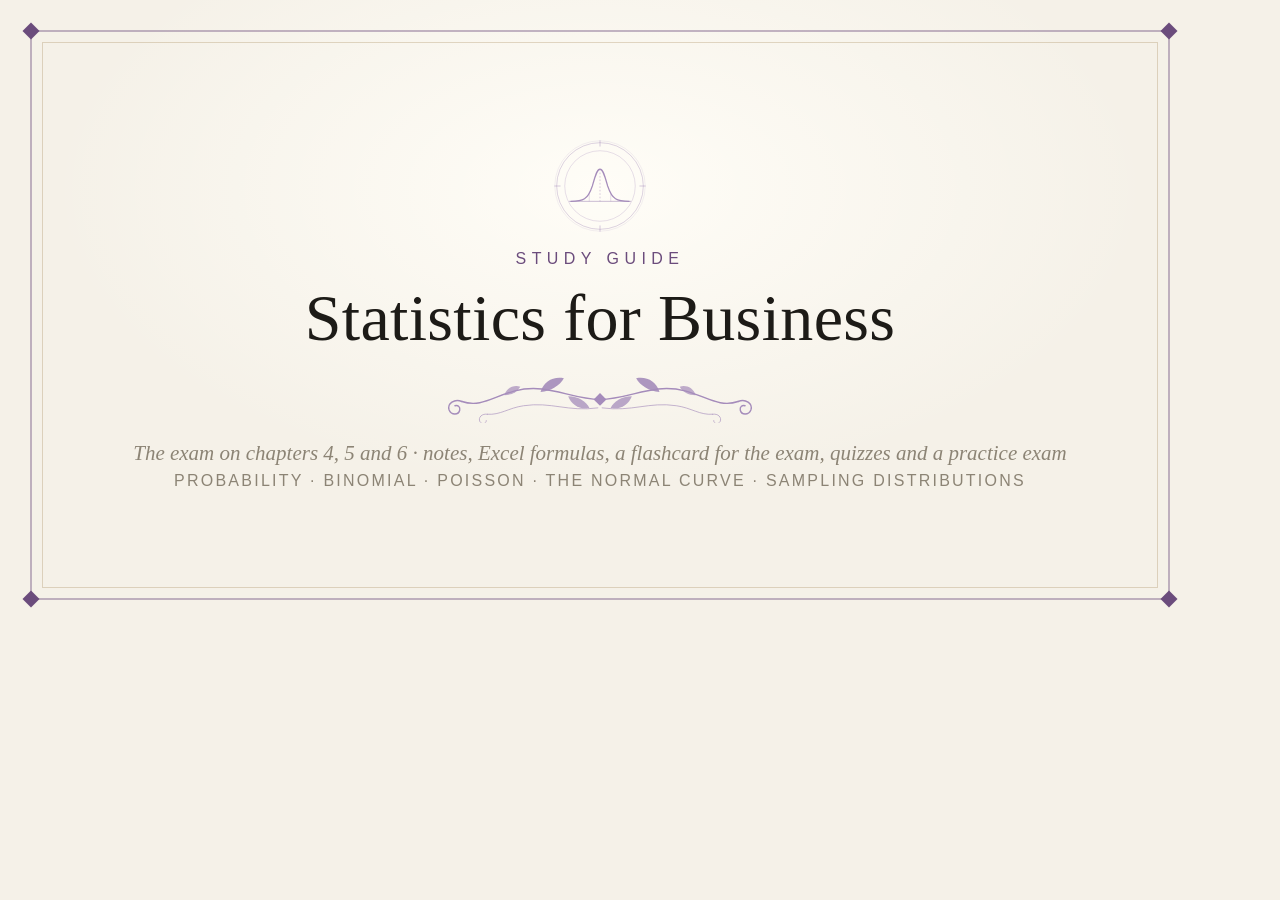
<file: src/preview.html>
<!doctype html>
<html lang="en">
<head>
<meta charset="utf-8">
<title>Statistics artwork</title>
<style>
:root{--bg:#f5f1e8;--surface:#fffdf7;--ink:#1d1b17;--muted:#8c8475;--gold:#6b4c7c;--gold-soft:#a58cbb;
  --serif:"Palatino Linotype","Book Antiqua",Palatino,Cambria,"Times New Roman",serif;
  --sans:Optima,Candara,"Segoe UI",-apple-system,"Helvetica Neue",Arial,sans-serif}
html,body{margin:0;height:100%}
body{font-family:var(--serif);color:var(--ink);background:var(--bg);-webkit-font-smoothing:antialiased;overflow:hidden}
.page{position:relative;width:1200px;height:630px;background:var(--bg);background-image:radial-gradient(760px 420px at 50% 30%,#fffdf7 0%,rgba(255,253,247,0) 72%)}
.frame{position:absolute;inset:30px;border:2px solid rgba(107,76,124,.40)}
.frame::before{content:"";position:absolute;inset:10px;border:1px solid rgba(154,122,68,.28)}
.frame .dm{position:absolute;width:12px;height:12px;background:var(--gold);transform:rotate(45deg)}
.frame .dm.tl{left:-7px;top:-7px}.frame .dm.tr{right:-7px;top:-7px}.frame .dm.bl{left:-7px;bottom:-7px}.frame .dm.br{right:-7px;bottom:-7px}
.inner{position:absolute;inset:0;display:flex;flex-direction:column;align-items:center;justify-content:center;text-align:center;padding:0 80px}
.emblem{width:92px;height:92px;color:var(--gold-soft);margin-bottom:18px}
.eyebrow{font-family:var(--sans);font-size:16px;letter-spacing:.34em;text-transform:uppercase;color:var(--gold);margin:0 0 14px}
h1{font-weight:400;font-size:66px;line-height:1.08;margin:0;letter-spacing:.005em}
.orn{color:var(--gold-soft);width:340px;height:auto;margin:22px auto 0;display:block}
.sub{margin:18px 0 0;color:var(--muted);font-style:italic;font-size:21px}
.sub2{margin:6px 0 0;color:var(--muted);font-size:16px;font-family:var(--sans);letter-spacing:.14em;text-transform:uppercase}
body.icon .page{width:512px;height:512px;background-image:radial-gradient(360px 300px at 50% 36%,#fffdf7 0%,rgba(255,253,247,0) 72%)}
body.icon .frame{inset:24px}
body.icon .emblem{width:280px;height:280px;margin:0 0 10px}
body.icon .eyebrow,body.icon h1,body.icon .orn,body.icon .sub,body.icon .sub2{display:none}
.short{display:none}
body.icon .short{display:block;font-family:var(--sans);font-size:26px;letter-spacing:.34em;text-transform:uppercase;color:var(--gold);margin:0 0 0 .34em}
</style>
</head>
<body>
<svg width="0" height="0" style="position:absolute" aria-hidden="true">
  <symbol id="flourish" viewBox="0 0 320 44">
    <g id="flh" fill="none" stroke="currentColor" stroke-width="1.3" stroke-linecap="round">
      <path d="M160 22 C132 22 110 6 80 14 C60 19 48 30 30 24"/>
      <path d="M30 24 c-7-3-14 2-12 8 c2 5 9 5 10 0 c0.6-3-2-5-4.5-4"/>
      <path d="M158 30 C130 34 114 24 88 28 C74 30 66 37 54 36" stroke-width=".8" opacity=".75"/>
      <path d="M54 36 c-5-1-9 3-7 7 c2 3 6 2 6-1" stroke-width=".8" opacity=".75"/>
      <path d="M104 15 c3-10 12-15 22-13 c-4 7-12 12-22 13z" fill="currentColor" stroke="none" opacity=".9"/>
      <path d="M130 19 c3 8 11 13 20 11 c-3-6-10-11-20-11z" fill="currentColor" stroke="none" opacity=".75"/>
      <path d="M70 18 c2-7 9-10 15-8 c-3 5-8 8-15 8z" fill="currentColor" stroke="none" opacity=".7"/>
    </g>
    <use href="#flh" transform="matrix(-1 0 0 1 320 0)"/>
    <path d="M160 16 l6 6-6 6-6-6z" fill="currentColor"/>
  </symbol>
  <!-- masthead seal: the normal curve over its axis, with the mean marked -->
  <symbol id="emblem" viewBox="0 0 120 120">
    <circle cx="60" cy="60" r="59" fill="none" stroke="currentColor" stroke-width=".5" opacity=".35"/>
    <circle cx="60" cy="60" r="56.5" fill="none" stroke="currentColor" stroke-width=".9" opacity=".55"/>
    <circle cx="60" cy="60" r="46" fill="none" stroke="currentColor" stroke-width=".7" opacity=".5"/>
    <path d="M22 80 C38 80 44 78 50 60 C54 46 56 38 60 38 C64 38 66 46 70 60 C76 78 82 80 98 80" fill="none" stroke="currentColor" stroke-width="1.6" stroke-linecap="round"/>
    <path d="M20 80 L100 80" stroke="currentColor" stroke-width="1" stroke-linecap="round" opacity=".75"/>
    <path d="M60 38 L60 80" stroke="currentColor" stroke-width=".8" stroke-dasharray="2 2.5" opacity=".7"/>
    <path d="M46 80 L46 70 M74 80 L74 70" stroke="currentColor" stroke-width=".7" opacity=".5"/>
    <g stroke="currentColor" stroke-width="1" stroke-linecap="round" opacity=".6"><path d="M60 1v7M60 112v7M1 60h7M112 60h7"/></g>
  </symbol>
</svg>
<div class="page">
  <div class="frame"><span class="dm tl"></span><span class="dm tr"></span><span class="dm bl"></span><span class="dm br"></span></div>
  <div class="inner">
    <svg class="emblem" viewBox="0 0 120 120"><use href="#emblem"/></svg>
    <p class="short">STATS</p>
    <p class="eyebrow">Study Guide</p>
    <h1>Statistics for Business</h1>
    <svg class="orn" viewBox="0 0 320 44"><use href="#flourish"/></svg>
    <p class="sub">The exam on chapters 4, 5 and 6 &middot; notes, Excel formulas, a flashcard for the exam, quizzes and a practice exam</p>
    <p class="sub2">probability &middot; binomial &middot; Poisson &middot; the normal curve &middot; sampling distributions</p>
  </div>
</div>
<script>if(/icon/.test(location.search)) document.body.className = "icon";</script>
</body>
</html>
</file>
